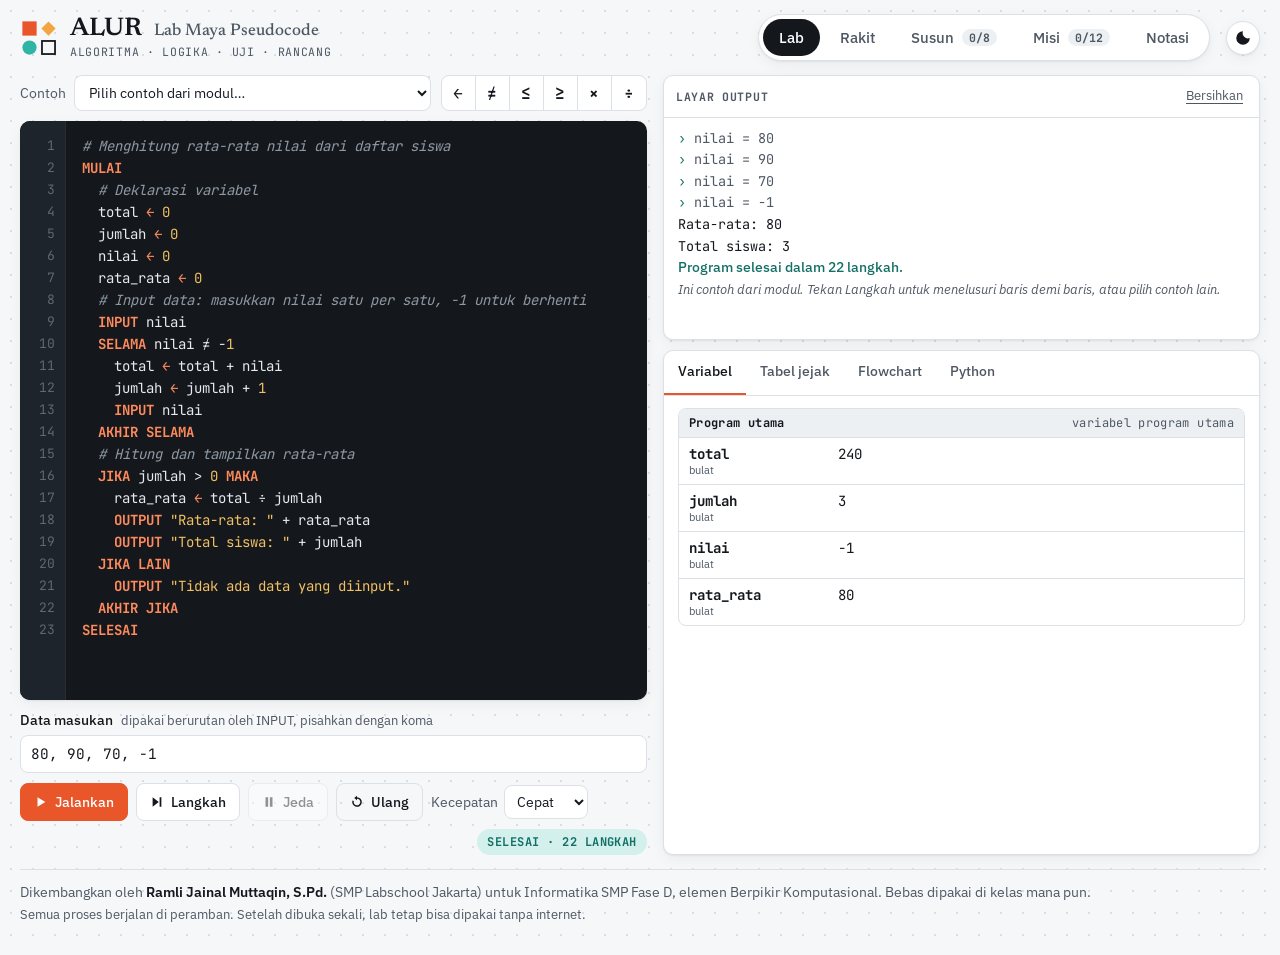
<file: index.html>
<!doctype html>
<html lang="id">
<head>
<meta charset="utf-8">
<meta name="viewport" content="width=device-width, initial-scale=1, viewport-fit=cover">
<title>ALUR · Lab Maya Pseudocode</title>
<meta name="description" content="ALUR (Algoritma, Logika, Uji, Rancang): laboratorium maya untuk menulis, menjalankan, dan menelusuri pseudocode berbahasa Indonesia: tabel jejak, flowchart, dan konversi Python otomatis. Untuk Informatika SMP Fase D.">
<meta name="theme-color" content="#14181D">
<meta name="application-name" content="ALUR">
<meta property="og:title" content="ALUR · Lab Maya Pseudocode">
<meta property="og:description" content="Tulis pseudocode, jalankan langkah demi langkah, lihat tabel jejak, flowchart, dan versi Python-nya.">
<link rel="manifest" href="manifest.webmanifest">
<link rel="icon" href="icon.svg" type="image/svg+xml">
<link rel="apple-touch-icon" href="icon-192.png">
<link rel="preload" href="fonts/jetbrains-mono-400.woff2" as="font" type="font/woff2" crossorigin>
<link rel="preload" href="fonts/ibm-plex-sans-400.woff2" as="font" type="font/woff2" crossorigin>
<style>
@font-face { font-family: 'IBM Plex Sans'; font-style: normal; font-weight: 400; font-display: swap; src: url(fonts/ibm-plex-sans-400.woff2) format('woff2'); }
@font-face { font-family: 'IBM Plex Sans'; font-style: italic; font-weight: 400; font-display: swap; src: url(fonts/ibm-plex-sans-400-italic.woff2) format('woff2'); }
@font-face { font-family: 'IBM Plex Sans'; font-style: normal; font-weight: 500; font-display: swap; src: url(fonts/ibm-plex-sans-500.woff2) format('woff2'); }
@font-face { font-family: 'IBM Plex Sans'; font-style: normal; font-weight: 600 700; font-display: swap; src: url(fonts/ibm-plex-sans-600.woff2) format('woff2'); }
@font-face { font-family: 'JetBrains Mono'; font-style: normal; font-weight: 400 500; font-display: swap; src: url(fonts/jetbrains-mono-400.woff2) format('woff2'); }
@font-face { font-family: 'JetBrains Mono'; font-style: normal; font-weight: 600 700; font-display: swap; src: url(fonts/jetbrains-mono-700.woff2) format('woff2'); }
@font-face { font-family: 'Newsreader'; font-style: normal; font-weight: 500; font-display: swap; src: url(fonts/newsreader-500.woff2) format('woff2'); }
@font-face { font-family: 'Newsreader'; font-style: normal; font-weight: 600 700; font-display: swap; src: url(fonts/newsreader-600.woff2) format('woff2'); }

/* Layout: meja kerja dua bidang — lembar kode gelap di kiri, panel instrumen di kanan, di atas kertas berpetak titik */
:root {
  --paper: #F5F7F9;
  --sheet: #FFFFFF;
  --ink: #14181D;
  --ink-2: #4E5864;
  --rule: #DCE1E7;
  --tint: #EDF0F3;
  --dot: #D9DEE4;
  --code-bg: #14181D;
  --code-fg: #E6E9ED;
  --code-mute: #8F99A3;
  --code-line: #1E242B;
  --verm: #E8562A;
  --verm-ink: #B2401A;
  --verm-soft: #FBE4DB;
  --amber: #F2A541;
  --amber-ink: #85560C;
  --amber-soft: #F8DDB0;
  --teal: #2FB5A5;
  --teal-ink: #137066;
  --teal-soft: #D4F0EC;
  --focus: #E8562A;
  --font-display: 'Newsreader', Cambria, Georgia, serif;
  --font-ui: 'IBM Plex Sans', 'Segoe UI', system-ui, -apple-system, sans-serif;
  --font-code: 'JetBrains Mono', Consolas, 'DejaVu Sans Mono', 'Courier New', monospace;
  --r: 10px;
  --shadow: 0 1px 2px rgb(20 24 29 / 0.06), 0 4px 14px rgb(20 24 29 / 0.05);
  color-scheme: light;
}
@media (prefers-color-scheme: dark) {
  :root:not([data-theme="light"]) {
    --paper: #0E1114; --sheet: #161A1F; --ink: #E7EAEE; --ink-2: #A5AEB8; --rule: #2A3038; --tint: #1C2127; --dot: #232930;
    --code-bg: #0A0C0F; --code-line: #151A20; --verm-ink: #FF8C66; --verm-soft: #3B1F16; --amber-ink: #F3C46E; --amber-soft: #4A3818;
    --teal-ink: #55D3C3; --teal-soft: #12302C; --shadow: 0 1px 2px rgb(0 0 0 / 0.4), 0 6px 18px rgb(0 0 0 / 0.25);
    color-scheme: dark;
  }
}
:root[data-theme="dark"] {
  --paper: #0E1114; --sheet: #161A1F; --ink: #E7EAEE; --ink-2: #A5AEB8; --rule: #2A3038; --tint: #1C2127; --dot: #232930;
  --code-bg: #0A0C0F; --code-line: #151A20; --verm-ink: #FF8C66; --verm-soft: #3B1F16; --amber-ink: #F3C46E; --amber-soft: #4A3818;
  --teal-ink: #55D3C3; --teal-soft: #12302C; --shadow: 0 1px 2px rgb(0 0 0 / 0.4), 0 6px 18px rgb(0 0 0 / 0.25);
  color-scheme: dark;
}

*, *::before, *::after { box-sizing: border-box; }
html { -webkit-text-size-adjust: 100%; font-variant-ligatures: none; font-feature-settings: 'calt' 0, 'liga' 0; }
body {
  margin: 0; background: var(--paper); color: var(--ink);
  font: 15px/1.55 var(--font-ui);
  background-image: radial-gradient(var(--dot) 1px, transparent 1.2px);
  background-size: 22px 22px;
}
[hidden] { display: none !important; }
button, input, select, textarea { font: inherit; color: inherit; }
code, kbd { font-family: var(--font-code); font-size: 0.9em; }
:focus-visible { outline: 2px solid var(--focus); outline-offset: 2px; }
.skip { position: absolute; left: -999px; top: 8px; background: var(--ink); color: var(--sheet); padding: 6px 10px; border-radius: 6px; z-index: 10; }
.skip:focus { left: 16px; }

.app { max-width: 1480px; margin: 0 auto; padding-inline: 20px; padding-block: 14px 28px; display: flex; flex-direction: column; gap: 14px; }

#view-lab, #view-misi, #view-notasi { display: flex; flex-direction: column; gap: 14px; min-width: 0; }

/* header */
.top { display: flex; align-items: center; gap: 16px; flex-wrap: wrap; }
.brand { display: flex; align-items: center; gap: 12px; margin-right: auto; min-width: 0; }
.brand-mark { width: 38px; height: 38px; color: var(--ink); flex: none; }
.brand-text h1 { font: 600 1.6rem/1.1 var(--font-display); margin: 0; letter-spacing: -0.01em; text-wrap: balance; }
.brand-text h1 .h1-sub { font: 500 1.05rem var(--font-display); color: var(--ink-2); margin-left: 6px; letter-spacing: 0; }
.brand-text abbr { text-decoration: none; }
.brand-text p { margin: 2px 0 0; font: 500 0.72rem/1.3 var(--font-code); letter-spacing: 0.06em; text-transform: uppercase; color: var(--ink-2); }
.views { display: flex; gap: 4px; background: var(--sheet); border: 1px solid var(--rule); border-radius: 999px; padding: 4px; box-shadow: var(--shadow); }
.views button { border: 0; background: transparent; padding: 7px 16px; border-radius: 999px; cursor: pointer; font-weight: 500; color: var(--ink-2); display: inline-flex; gap: 8px; align-items: center; }
.views button[aria-selected="true"] { background: var(--ink); color: var(--sheet); }
.views .count { font: 600 0.72rem var(--font-code); padding: 1px 7px; border-radius: 999px; background: var(--tint); color: var(--ink-2); }
.views button[aria-selected="true"] .count { background: var(--verm); color: #fff; }
.icon-btn { border: 1px solid var(--rule); background: var(--sheet); width: 34px; height: 34px; border-radius: 8px; display: inline-grid; place-items: center; cursor: pointer; color: var(--ink); padding: 0; }
.icon-btn svg { width: 18px; height: 18px; }
.theme-btn { border-radius: 999px; box-shadow: var(--shadow); }

/* buttons */
.btn { display: inline-flex; align-items: center; gap: 7px; border: 1px solid var(--rule); background: var(--sheet); color: var(--ink); padding: 7px 13px; border-radius: 8px; cursor: pointer; font-weight: 500; font-size: 0.9rem; white-space: nowrap; }
.btn svg { width: 14px; height: 14px; }
.btn:hover:not(:disabled) { border-color: var(--ink-2); }
.btn:disabled { opacity: 0.45; cursor: not-allowed; }
.btn-primary { background: var(--verm); border-color: var(--verm); color: #fff; }
.btn-primary:hover:not(:disabled) { background: #D44A20; border-color: #D44A20; }
.btn-quiet { background: transparent; }
.link-btn { border: 0; background: none; color: var(--ink-2); cursor: pointer; font-size: 0.82rem; text-decoration: underline; text-underline-offset: 3px; padding: 2px 4px; }
.hint { color: var(--ink-2); font-size: 0.8rem; font-weight: 400; }

/* mission strip */
.mission-strip { background: var(--sheet); border: 1px solid var(--rule); border-radius: var(--r); box-shadow: var(--shadow); padding: 12px 14px; display: flex; flex-direction: column; gap: 10px; }
.ms-head { display: flex; align-items: center; gap: 10px; flex-wrap: wrap; }
.ms-tag { font: 600 0.72rem var(--font-code); letter-spacing: 0.05em; text-transform: uppercase; color: var(--verm-ink); background: var(--verm-soft); padding: 3px 8px; border-radius: 6px; }
.ms-head strong { font: 600 1.15rem var(--font-display); }
.ms-sub { color: var(--ink-2); font-size: 0.85rem; }
.ms-actions { margin-left: auto; display: flex; gap: 8px; flex-wrap: wrap; }
.ms-task { margin: 0; max-width: 90ch; color: var(--ink); }
.ms-results { display: grid; grid-template-columns: minmax(0, 1fr) minmax(0, 1.4fr); gap: 14px; border-top: 1px solid var(--rule); padding-top: 10px; }
.ms-summary { grid-column: 1 / -1; font-weight: 600; display: flex; align-items: center; gap: 8px; }
.ms-summary.ok { color: var(--teal-ink); }
.ms-summary.no { color: var(--verm-ink); }
.checklist { list-style: none; margin: 0; padding: 0; display: flex; flex-direction: column; gap: 6px; font-size: 0.88rem; }
.checklist li { display: grid; grid-template-columns: 20px minmax(0, 1fr); gap: 6px; align-items: start; }
.checklist .mk { width: 18px; height: 18px; border-radius: 50%; display: grid; place-items: center; font: 700 11px var(--font-code); margin-top: 2px; }
.checklist .ok .mk { background: var(--teal-soft); color: var(--teal-ink); }
.checklist .no .mk { background: var(--verm-soft); color: var(--verm-ink); }
.checklist .det { display: block; color: var(--ink-2); font-size: 0.8rem; overflow-wrap: anywhere; }
.col-title { font: 600 0.72rem var(--font-code); letter-spacing: 0.06em; text-transform: uppercase; color: var(--ink-2); margin: 0 0 6px; }

/* lab grid */
.lab-grid { display: grid; grid-template-columns: minmax(0, 1.05fr) minmax(0, 1fr); gap: 16px; height: max(640px, calc(100vh - 120px)); }
.pane { min-width: 0; min-height: 0; display: flex; flex-direction: column; gap: 10px; }
.pane-bar { display: flex; align-items: center; gap: 10px; flex-wrap: wrap; }
.pane-bar.slim { padding: 8px 12px; border-bottom: 1px solid var(--rule); }
.bar-title { font: 600 0.72rem var(--font-code); letter-spacing: 0.06em; text-transform: uppercase; color: var(--ink-2); margin-right: auto; }
.field-inline { display: inline-flex; align-items: center; gap: 8px; font-size: 0.85rem; color: var(--ink-2); min-width: 0; flex: 1 1 260px; }
.field-inline select { flex: 1; min-width: 0; }
select, input[type="text"] { background: var(--sheet); border: 1px solid var(--rule); border-radius: 8px; padding: 7px 10px; color: var(--ink); }
.palette { display: inline-flex; border: 1px solid var(--rule); border-radius: 8px; overflow: hidden; background: var(--sheet); }
.palette button { border: 0; border-right: 1px solid var(--rule); background: transparent; width: 34px; height: 34px; font: 600 1rem var(--font-code); cursor: pointer; color: var(--ink); }
.palette button:last-child { border-right: 0; }
.palette button:hover { background: var(--tint); }

/* editor */
.editor { flex: 1; min-height: 260px; display: flex; background: var(--code-bg); border-radius: var(--r); overflow: hidden; box-shadow: var(--shadow); position: relative; }
.gutter { flex: none; width: 46px; overflow: hidden; background: var(--code-line); border-right: 1px solid #262D35; }
.gutter-inner { padding-block: 14px; font: 13px/22px var(--font-code); color: #5D6873; text-align: right; padding-right: 10px; will-change: transform; }
.gutter-inner div { height: 22px; }
.gutter-inner .g-cur { color: var(--amber); font-weight: 600; }
.gutter-inner .g-err { color: #fff; background: var(--verm); }
.code-area { position: relative; flex: 1; min-width: 0; }
.code-area textarea, .hl { position: absolute; inset: 0; margin: 0; padding: 14px 16px 40px; font: 14px/22px var(--font-code); white-space: pre; tab-size: 2; letter-spacing: 0; word-spacing: 0; border: 0; }
.code-area textarea { color: transparent; background: transparent; caret-color: #FFFFFF; resize: none; outline: none; overflow: auto; z-index: 2; -webkit-text-fill-color: transparent; }
.code-area textarea::selection { background: rgb(242 165 65 / 0.35); }
.hl { overflow: hidden; color: var(--code-fg); z-index: 1; pointer-events: none; }
.hl code { font: inherit; }
.lineflag { position: absolute; left: 0; height: 22px; min-width: 100%; background: rgb(242 165 65 / 0.16); box-shadow: inset 3px 0 0 var(--amber); pointer-events: none; z-index: -1; }
.lineflag.err { background: rgb(232 86 42 / 0.22); box-shadow: inset 3px 0 0 var(--verm); }
.t-kw { color: #FF8A5C; font-weight: 600; }
.t-str { color: #F2C063; }
.t-num { color: #F2C063; }
.t-com { color: var(--code-mute); font-style: italic; }
.t-op { color: #FF8A5C; font-weight: 600; }
.t-fn { color: #6FD8CB; }
.errbar { background: var(--verm-soft); color: var(--verm-ink); border-radius: 8px; padding: 8px 12px; font-size: 0.88rem; display: flex; gap: 8px; align-items: baseline; }
.errbar b { font-family: var(--font-code); white-space: nowrap; }
.errbar.warn { background: var(--amber-soft); color: var(--amber-ink); }
.io-row { display: flex; flex-direction: column; gap: 4px; }
.io-row label { font-size: 0.85rem; font-weight: 500; display: flex; gap: 8px; flex-wrap: wrap; align-items: baseline; }
.io-row input { font-family: var(--font-code); font-size: 0.9rem; width: 100%; }
.controls { display: flex; align-items: center; gap: 8px; flex-wrap: wrap; }
.speed { display: inline-flex; align-items: center; gap: 6px; font-size: 0.85rem; color: var(--ink-2); }
.speed select { padding: 6px 8px; }
.status { margin-left: auto; font: 600 0.75rem var(--font-code); letter-spacing: 0.04em; text-transform: uppercase; padding: 5px 10px; border-radius: 999px; background: var(--tint); color: var(--ink-2); white-space: nowrap; }
.status[data-state="running"], .status[data-state="paused"] { background: var(--amber-soft); color: var(--amber-ink); }
.status[data-state="input"] { background: var(--teal-soft); color: var(--teal-ink); }
.status[data-state="done"] { background: var(--teal-soft); color: var(--teal-ink); }
.status[data-state="error"] { background: var(--verm-soft); color: var(--verm-ink); }

/* console + inspect */
.console { flex: 0 0 34%; min-height: 150px; display: flex; flex-direction: column; background: var(--sheet); border: 1px solid var(--rule); border-radius: var(--r); box-shadow: var(--shadow); overflow: hidden; }
.console-body { flex: 1; overflow: auto; padding: 10px 14px; font: 13.5px/1.6 var(--font-code); min-height: 0; }
.console-body .o { white-space: pre-wrap; overflow-wrap: anywhere; }
.o-in { color: var(--ink-2); }
.o-in::before { content: "› "; color: var(--teal-ink); }
.o-err { color: var(--verm-ink); background: var(--verm-soft); border-radius: 6px; padding: 4px 8px; margin: 4px 0; font-family: var(--font-ui); font-size: 0.86rem; }
.o-info { color: var(--ink-2); font-family: var(--font-ui); font-size: 0.82rem; font-style: italic; }
.o-ok { color: var(--teal-ink); font-family: var(--font-ui); font-size: 0.85rem; font-weight: 500; }
.ask { display: flex; gap: 8px; align-items: center; padding: 8px 12px; border-top: 1px solid var(--rule); background: var(--teal-soft); flex-wrap: wrap; }
.ask label { font: 600 0.82rem var(--font-code); color: var(--teal-ink); }
.ask input { flex: 1; min-width: 120px; font-family: var(--font-code); }
.inspect { flex: 1; min-height: 0; display: flex; flex-direction: column; background: var(--sheet); border: 1px solid var(--rule); border-radius: var(--r); box-shadow: var(--shadow); overflow: hidden; }
.subtabs { display: flex; border-bottom: 1px solid var(--rule); overflow-x: auto; flex: none; }
.subtabs button { border: 0; background: none; padding: 10px 14px; cursor: pointer; font-weight: 500; font-size: 0.88rem; color: var(--ink-2); border-bottom: 2px solid transparent; white-space: nowrap; }
.subtabs button[aria-selected="true"] { color: var(--ink); border-bottom-color: var(--verm); }
.subpanel { flex: 1; min-height: 0; overflow: auto; padding: 12px 14px; }

/* variables */
.frames { display: flex; flex-direction: column; gap: 12px; }
.frame { border: 1px solid var(--rule); border-radius: 8px; overflow: hidden; }
.frame-h { display: flex; justify-content: space-between; gap: 8px; padding: 6px 10px; background: var(--tint); font: 600 0.75rem var(--font-code); letter-spacing: 0.03em; }
.frame-h .scope { color: var(--ink-2); font-weight: 500; }
.frame.local { border-color: var(--teal); }
.frame.local .frame-h { background: var(--teal-soft); color: var(--teal-ink); }
.vrow { display: grid; grid-template-columns: minmax(90px, 0.35fr) minmax(0, 1fr); gap: 10px; padding: 7px 10px; border-top: 1px solid var(--rule); align-items: start; transition: background-color 0.6s; }
.vrow:first-of-type { border-top: 0; }
.vrow.chg { background: var(--amber-soft); transition: none; }
.vname { font: 600 0.88rem var(--font-code); overflow-wrap: anywhere; }
.vtype { display: block; font: 400 0.7rem var(--font-ui); color: var(--ink-2); }
.vval { font: 0.88rem var(--font-code); overflow-wrap: anywhere; min-width: 0; }
.cells { display: flex; flex-wrap: wrap; gap: 4px; }
.cell { display: flex; flex-direction: column; align-items: center; min-width: 34px; }
.cell b { font-weight: 500; border: 1px solid var(--rule); background: var(--sheet); padding: 2px 6px; border-radius: 4px; min-width: 34px; text-align: center; }
.cell i { font: normal 0.66rem var(--font-code); color: var(--ink-2); }
.empty { color: var(--ink-2); font-size: 0.88rem; padding: 6px 2px; }
.empty strong { color: var(--ink); }

/* trace */
.trace-wrap { overflow: auto; border: 1px solid var(--rule); border-radius: 8px; max-height: 100%; }
table.trace { border-collapse: collapse; font: 0.82rem var(--font-code); width: max-content; min-width: 100%; font-variant-numeric: tabular-nums; }
.trace th, .trace td { border-bottom: 1px solid var(--rule); padding: 5px 10px; text-align: left; white-space: nowrap; }
.trace thead th { position: sticky; top: 0; background: var(--ink); color: var(--sheet); font-weight: 600; z-index: 1; }
.trace td.ln { color: var(--ink-2); }
.trace td.v { color: var(--ink); font-weight: 600; }
.trace td.note { color: var(--ink-2); white-space: normal; min-width: 220px; font-family: var(--font-ui); }
.trace td.note .t { color: var(--teal-ink); font-weight: 600; }
.trace td.note .f { color: var(--verm-ink); font-weight: 600; }
.trace tr.cur td { background: var(--amber-soft); }
.trace-foot { margin-top: 8px; }

/* flowchart */
.flow-panel { display: flex; flex-direction: column; gap: 10px; }
.flow-bar { display: flex; justify-content: space-between; gap: 10px; flex-wrap: wrap; align-items: center; }
.legend { display: flex; flex-wrap: wrap; gap: 10px; font-size: 0.75rem; color: var(--ink-2); }
.legend span { display: inline-flex; align-items: center; gap: 5px; }
.lg { display: inline-block; width: 18px; height: 11px; border: 1.4px solid var(--ink); background: var(--sheet); }
.lg-term { background: var(--ink); border-radius: 6px; }
.lg-io { transform: skewX(-20deg); }
.lg-dec { width: 11px; height: 11px; transform: rotate(45deg); background: var(--amber-soft); margin-inline: 3px; }
.lg-sub { box-shadow: inset 3px 0 0 var(--sheet), inset 4.4px 0 0 var(--ink), inset -3px 0 0 var(--sheet), inset -4.4px 0 0 var(--ink); }
.zoom { display: inline-flex; align-items: center; gap: 6px; font: 0.8rem var(--font-code); color: var(--ink-2); }
.zoom .icon-btn { width: 28px; height: 28px; font-size: 1rem; }
.flow-canvas { flex: 1; min-height: 0; overflow: auto; border: 1px solid var(--rule); border-radius: 8px; padding: 12px; background-color: var(--paper); background-image: radial-gradient(var(--dot) 1px, transparent 1.2px); background-size: 18px 18px; display: flex; flex-direction: column; gap: 18px; align-items: flex-start; }
.chart h3 { margin: 0 0 6px; font: 600 0.75rem var(--font-code); letter-spacing: 0.04em; color: var(--ink-2); text-transform: uppercase; }
.fc-svg { display: block; max-width: none; height: auto; }
.fc-shape { fill: var(--sheet); stroke: var(--ink); stroke-width: 1.4; }
.fc-term, .fc-ret { fill: var(--ink); }
.fc-dec { fill: var(--amber-soft); }
.fc-subline { stroke: var(--ink); stroke-width: 1.2; }
.fc-text { font: 12px var(--font-code); fill: var(--ink); }
.fc-text-term, .fc-text-ret { fill: var(--sheet); }
.fc-edge { fill: none; stroke: var(--ink-2); stroke-width: 1.3; }
.fc-back { stroke: var(--verm); }
.fc-ah { fill: var(--ink-2); }
.fc-lab { font: 11px var(--font-ui); fill: var(--ink-2); }
.fc-dot { fill: var(--ink-2); }
.fc-node.is-active .fc-shape { stroke: var(--verm); stroke-width: 3; fill: var(--verm-soft); }
.fc-node.is-active .fc-text { fill: var(--ink); font-weight: 600; }
.fc-node.is-err .fc-shape { stroke: var(--verm); stroke-width: 3; stroke-dasharray: 5 3; }

/* python */
.py-bar { display: flex; align-items: center; gap: 10px; margin-bottom: 10px; flex-wrap: wrap; }
.code-block { margin: 0; background: var(--code-bg); color: var(--code-fg); border-radius: 8px; padding: 14px 16px; font: 13.5px/1.6 var(--font-code); overflow: auto; tab-size: 4; }
.py-notes { margin: 12px 0 0; padding-left: 18px; color: var(--ink-2); font-size: 0.84rem; display: flex; flex-direction: column; gap: 4px; max-width: 75ch; }

/* missions */
.misi-head { display: flex; justify-content: space-between; gap: 20px; flex-wrap: wrap; align-items: flex-end; }
.misi-head h2, .notasi h2 { font: 600 1.9rem/1.1 var(--font-display); margin: 0 0 6px; text-wrap: balance; }
.lede { margin: 0; color: var(--ink-2); max-width: 64ch; }
.who { display: grid; grid-template-columns: auto minmax(0, 1fr) auto minmax(0, 90px); gap: 6px 8px; align-items: center; font-size: 0.85rem; background: var(--sheet); border: 1px solid var(--rule); border-radius: var(--r); padding: 10px 12px; box-shadow: var(--shadow); max-width: 100%; }
.who input { width: 100%; min-width: 0; }
.who .hint { grid-column: 1 / -1; margin: 0; }
.progress { height: 6px; background: var(--tint); border-radius: 999px; overflow: hidden; }
.progress-fill { height: 100%; width: 0; background: var(--teal); transition: width 0.4s; }
.misi-grid { display: grid; grid-template-columns: minmax(0, 0.9fr) minmax(0, 1.3fr); gap: 18px; align-items: start; }
.misi-list { list-style: none; margin: 0; padding: 0; display: flex; flex-direction: column; gap: 6px; }
.misi-group { font: 600 0.72rem var(--font-code); letter-spacing: 0.06em; text-transform: uppercase; color: var(--ink-2); margin: 10px 0 2px; }
.misi-group:first-child { margin-top: 0; }
.mcard { width: 100%; text-align: left; display: grid; grid-template-columns: 30px minmax(0, 1fr) auto; gap: 10px; align-items: center; background: var(--sheet); border: 1px solid var(--rule); border-radius: 9px; padding: 10px 12px; cursor: pointer; }
.mcard:hover { border-color: var(--ink-2); }
.mcard[aria-current="true"] { border-color: var(--verm); box-shadow: 0 0 0 1px var(--verm); }
.mnum { font: 600 0.8rem var(--font-code); color: var(--ink-2); }
.mtitle { font-weight: 600; display: block; }
.mskill { font-size: 0.78rem; color: var(--ink-2); }
.mstate { font: 600 0.7rem var(--font-code); text-transform: uppercase; letter-spacing: 0.04em; padding: 3px 8px; border-radius: 999px; background: var(--tint); color: var(--ink-2); white-space: nowrap; }
.mstate.done { background: var(--teal-soft); color: var(--teal-ink); }
.mstate.wip { background: var(--amber-soft); color: var(--amber-ink); }
.misi-detail { background: var(--sheet); border: 1px solid var(--rule); border-radius: var(--r); box-shadow: var(--shadow); padding: 20px 22px; display: flex; flex-direction: column; gap: 14px; position: sticky; top: 12px; min-width: 0; }
.md-tag { font: 600 0.72rem var(--font-code); letter-spacing: 0.06em; text-transform: uppercase; color: var(--verm-ink); }
.misi-detail h3 { font: 600 1.6rem/1.15 var(--font-display); margin: 2px 0 0; text-wrap: balance; }
.misi-detail p { margin: 0; max-width: 68ch; }
.md-meta { display: flex; gap: 8px; flex-wrap: wrap; }
.chip { font: 500 0.75rem var(--font-code); padding: 3px 9px; border-radius: 999px; background: var(--tint); color: var(--ink-2); }
.chip.ok { background: var(--teal-soft); color: var(--teal-ink); }
.md-actions { display: flex; gap: 8px; flex-wrap: wrap; }
details.hintbox { border: 1px dashed var(--rule); border-radius: 8px; padding: 8px 12px; }
details.hintbox summary { cursor: pointer; font-weight: 500; color: var(--amber-ink); }
details.hintbox p { margin-top: 6px; }
.scen { display: grid; grid-template-columns: repeat(auto-fill, minmax(150px, 1fr)); gap: 8px; }
.scen button { text-align: left; border: 1px solid var(--rule); background: var(--sheet); border-radius: 9px; padding: 10px; cursor: pointer; display: flex; flex-direction: column; gap: 4px; }
.scen button[aria-pressed="true"] { border-color: var(--verm); box-shadow: 0 0 0 1px var(--verm); }
.scen .L { font: 600 1.2rem var(--font-display); color: var(--verm-ink); }
.scen .d { font-size: 0.78rem; color: var(--ink-2); }
.trace-quiz { border-collapse: collapse; font-family: var(--font-code); font-size: 0.88rem; width: 100%; }
.trace-quiz th, .trace-quiz td { border: 1px solid var(--rule); padding: 6px 8px; text-align: left; }
.trace-quiz thead th { background: var(--ink); color: var(--sheet); }
.trace-quiz input { width: 72px; font-family: var(--font-code); padding: 4px 6px; }
.trace-quiz input.ok { border-color: var(--teal); background: var(--teal-soft); }
.trace-quiz input.no { border-color: var(--verm); background: var(--verm-soft); }
.mini-code { margin: 0; background: var(--code-bg); color: var(--code-fg); border-radius: 8px; padding: 12px 14px; font: 13px/1.6 var(--font-code); overflow: auto; }
.result-line { font-weight: 600; }
.result-line.ok { color: var(--teal-ink); }
.result-line.no { color: var(--verm-ink); }
.proof { width: 100%; min-height: 160px; font: 12px/1.5 var(--font-code); border: 1px solid var(--rule); border-radius: 8px; padding: 8px; background: var(--tint); }

/* notasi */
.notasi { display: flex; flex-direction: column; gap: 18px; }
.notasi-intro { background: var(--sheet); border: 1px solid var(--rule); border-radius: var(--r); padding: 18px 20px; box-shadow: var(--shadow); }
.rules { margin: 12px 0 0; padding-left: 20px; display: flex; flex-direction: column; gap: 6px; max-width: 80ch; }
.ref-cols { display: grid; grid-template-columns: minmax(0, 1fr) minmax(0, 1fr); gap: 18px; }
.table-wrap { overflow-x: auto; background: var(--sheet); border: 1px solid var(--rule); border-radius: var(--r); box-shadow: var(--shadow); }
table.ref { border-collapse: collapse; width: 100%; font-size: 0.88rem; }
table.ref caption { text-align: left; padding: 12px 14px 4px; font: 600 1.05rem var(--font-display); }
.ref th, .ref td { padding: 8px 14px; border-bottom: 1px solid var(--rule); text-align: left; vertical-align: top; }
.ref thead th { font: 600 0.72rem var(--font-code); letter-spacing: 0.05em; text-transform: uppercase; color: var(--ink-2); }
.ref tbody tr:last-child td { border-bottom: 0; }
.ref td code { white-space: nowrap; }
.ref .ps { color: var(--verm-ink); }
.ref .pyc { color: var(--teal-ink); }
.sym { display: inline-block; vertical-align: middle; }
kbd { border: 1px solid var(--rule); border-bottom-width: 2px; border-radius: 4px; padding: 0 5px; background: var(--sheet); }

/* footer & toast */
.foot { border-top: 1px solid var(--rule); padding-top: 12px; font-size: 0.85rem; color: var(--ink-2); }
.foot p { margin: 0 0 2px; }
.foot strong { color: var(--ink); }
.toast { position: fixed; left: 50%; bottom: calc(18px + env(safe-area-inset-bottom, 0px)); transform: translateX(-50%); background: var(--ink); color: var(--sheet); padding: 10px 14px; border-radius: 10px; box-shadow: var(--shadow); display: flex; gap: 12px; align-items: center; z-index: 20; max-width: calc(100vw - 32px); font-size: 0.9rem; }
.toast button { background: none; border: 0; color: var(--amber); font-weight: 600; cursor: pointer; text-decoration: underline; }

/* responsive */
/* ───────── Susun flowchart ───────── */
#view-susun:not([hidden]) { display: flex; flex-direction: column; gap: 16px; }
.lvl-box { display: flex; flex-direction: column; align-items: flex-end; gap: 6px; }
.lvl { display: inline-flex; gap: 2px; background: var(--sheet); border: 1px solid var(--rule); border-radius: 999px; padding: 4px; box-shadow: var(--shadow); }
.lvl button { border: 0; background: transparent; padding: 6px 16px; border-radius: 999px; cursor: pointer; font-weight: 500; color: var(--ink-2); }
.lvl button[aria-checked="true"] { background: var(--ink); color: var(--sheet); }
.lvl-note { margin: 0; font-size: 0.85rem; color: var(--ink-2); max-width: 40ch; text-align: right; }
.pz-picker { display: flex; flex-wrap: wrap; gap: 8px; }
.pz-chip { display: inline-flex; align-items: center; gap: 8px; border: 1px solid var(--rule); background: var(--sheet); color: var(--ink); border-radius: 999px; padding: 5px 12px 5px 5px; cursor: pointer; font-size: 0.88rem; }
.pz-chip:hover { border-color: var(--ink-2); }
.pz-chip .n { font: 600 0.72rem var(--font-code); background: var(--tint); color: var(--ink-2); border-radius: 999px; padding: 3px 8px; }
.pz-chip .lv { font: 500 0.7rem var(--font-code); color: var(--teal-ink); }
.pz-chip.done .n { background: var(--teal-soft); color: var(--teal-ink); }
.pz-chip[aria-pressed="true"] { border-color: var(--verm); box-shadow: 0 0 0 1px var(--verm); }
.pz-chip-lab { border-style: dashed; }
.pz-grid { display: grid; grid-template-columns: minmax(0, 1fr) 360px; gap: 18px; align-items: start; }
.pz-main { min-width: 0; background: var(--sheet); border: 1px solid var(--rule); border-radius: var(--r); box-shadow: var(--shadow); padding: 12px; display: flex; flex-direction: column; gap: 10px; }
.pz-bar { display: flex; justify-content: space-between; align-items: center; gap: 10px; flex-wrap: wrap; }
.pz-canvas { min-height: 360px; max-height: none; }
.pz-feedback { border-top: 1px solid var(--rule); padding-top: 10px; display: flex; flex-direction: column; gap: 8px; }
.pz-feedback p { margin: 0; }
.pz-side { position: sticky; top: 12px; display: flex; flex-direction: column; gap: 14px; max-height: calc(100vh - 24px); overflow: auto; }
.pz-soal, .pz-dock { background: var(--sheet); border: 1px solid var(--rule); border-radius: var(--r); box-shadow: var(--shadow); padding: 14px; display: flex; flex-direction: column; gap: 10px; }
.pz-soal h3 { font: 600 1.3rem/1.2 var(--font-display); margin: 2px 0 0; }
.pz-soal p { margin: 0; }
.pz-code summary { cursor: pointer; font-weight: 500; color: var(--ink-2); font-size: 0.88rem; }
.pz-code .mini-code { margin-top: 8px; font-size: 12.5px; }
.pz-syms { display: grid; grid-template-columns: repeat(5, minmax(0, 1fr)); gap: 6px; }
.pz-syms[hidden] { display: none; }
.pz-sym { display: flex; flex-direction: column; align-items: center; gap: 4px; padding: 7px 2px 6px; border: 1px solid var(--rule); border-radius: 8px; background: var(--sheet); color: var(--ink); font-size: 0.7rem; cursor: pointer; line-height: 1.15; text-align: center; }
.pz-sym:hover:not(:disabled) { border-color: var(--ink-2); }
.pz-sym[aria-pressed="true"] { border-color: var(--verm); background: var(--verm-soft); box-shadow: 0 0 0 1px var(--verm); }
.pz-sym:disabled { opacity: 0.4; cursor: not-allowed; }
.pz-hint { margin: 0; font-size: 0.86rem; color: var(--ink-2); }
.pz-hint b { color: var(--ink); font-weight: 600; }
.pz-cards { display: flex; flex-wrap: wrap; gap: 6px; }
.pz-card { font: 12.5px/1.35 var(--font-code); text-align: left; border: 1px solid var(--rule); border-bottom-width: 2px; background: var(--tint); color: var(--ink); padding: 6px 9px; border-radius: 7px; cursor: grab; max-width: 100%; overflow-wrap: anywhere; }
.pz-card:hover:not(:disabled) { border-color: var(--ink-2); }
.pz-card[aria-pressed="true"] { border-color: var(--verm); background: var(--verm-soft); box-shadow: 0 0 0 1px var(--verm); }
.pz-actions { display: flex; flex-wrap: wrap; gap: 8px; }
.fc-slot { cursor: pointer; outline: none; }
.pz-ph { fill: var(--tint); stroke: var(--ink-2); stroke-width: 1.3; stroke-dasharray: 5 4; }
.pz-q { font: 600 14px var(--font-ui); fill: var(--ink-2); }
.fc-slot.pz-empty .fc-shape { fill-opacity: 0.28; stroke-dasharray: 5 4; }
.fc-slot:hover .fc-shape, .fc-slot:hover .pz-ph { stroke: var(--verm); }
.fc-slot:focus-visible .fc-shape, .fc-slot:focus-visible .pz-ph { stroke: var(--focus); stroke-width: 3; }
.fc-slot.is-ok .fc-shape { stroke: var(--teal); stroke-width: 2.6; }
.fc-slot.is-no .fc-shape, .fc-slot.is-no .pz-ph { stroke: var(--verm); stroke-width: 2.6; stroke-dasharray: 6 3; }
.fc-slot.is-sel .fc-shape, .fc-slot.is-sel .pz-ph { stroke: var(--verm); stroke-width: 3; stroke-dasharray: none; filter: drop-shadow(0 0 4px rgb(232 86 42 / 0.45)); }
.pz-num circle { fill: var(--ink-2); }
.pz-num text { font: 700 10px var(--font-ui); fill: var(--sheet); }
.fc-slot.is-sel .pz-num circle, .fc-slot.is-no .pz-num circle { fill: var(--verm); }
.fc-slot.is-ok .pz-num circle { fill: var(--teal-ink); }
/* ───────── Rakit flowchart ───────── */
#view-rakit:not([hidden]) { display: flex; flex-direction: column; gap: 16px; }
.plus-ic { display: inline-grid; place-items: center; width: 18px; height: 18px; border-radius: 50%; border: 1.4px solid var(--verm); color: var(--verm-ink); font: 700 0.8rem/1 var(--font-ui); vertical-align: -3px; }
.rk-pick { display: flex; flex-wrap: wrap; gap: 10px; align-items: flex-end; }
.rk-pick label { display: flex; flex-direction: column; gap: 4px; font-size: 0.8rem; color: var(--ink-2); min-width: 200px; }
.rk-taskbox { background: var(--sheet); border: 1px solid var(--rule); border-left: 4px solid var(--verm); border-radius: var(--r); box-shadow: var(--shadow); padding: 12px 16px; display: grid; grid-template-columns: minmax(0, 1fr) auto; gap: 10px 16px; align-items: start; }
.rk-taskbox[hidden] { display: none; }
.rk-task-main { display: flex; flex-direction: column; gap: 6px; }
.rk-task-main p { margin: 0; }
.rk-taskbox .ms-results { grid-column: 1 / -1; }
.rk-tools { display: flex; gap: 8px; }
.rk-canvas { min-height: 420px; max-height: 78vh; }
.rk-canvas .fc-node { cursor: pointer; }
.rk-canvas .fc-node:hover .fc-shape { stroke: var(--teal); }
.fc-node.is-picked .fc-shape { stroke: var(--teal); stroke-width: 3; }
.fc-add { cursor: pointer; outline: none; }
.fc-add circle { fill: var(--sheet); stroke: var(--verm); stroke-width: 1.4; }
.fc-add path { stroke: var(--verm-ink); stroke-width: 1.8; stroke-linecap: round; }
.fc-add:hover circle, .fc-add:focus-visible circle, .fc-add.is-picked circle { fill: var(--verm); stroke: var(--verm); }
.fc-add:hover path, .fc-add:focus-visible path, .fc-add.is-picked path { stroke: #fff; }
.fc-add.is-picked circle { filter: drop-shadow(0 0 5px rgb(232 86 42 / 0.55)); }
.rk-kinds { display: grid; grid-template-columns: repeat(3, minmax(0, 1fr)); gap: 6px; }
.rk-kind { padding: 8px 4px; font-size: 0.78rem; }
.rk-kind code { font: 600 0.68rem var(--font-code); color: var(--verm-ink); }
.rk-head { display: flex; justify-content: space-between; align-items: center; }
.rk-fields { display: flex; flex-direction: column; gap: 8px; }
.rk-f { display: flex; flex-direction: column; gap: 4px; font-size: 0.82rem; color: var(--ink-2); min-width: 0; }
.rk-f input { font: 14px var(--font-code); width: 100%; }
.rk-f small, .rk-fields > small { font-size: 0.78rem; color: var(--ink-2); }
.rk-for { display: grid; grid-template-columns: repeat(3, minmax(0, 1fr)); gap: 8px; }
.rk-ops { align-self: flex-start; }
.rk-bad { margin: 0; color: var(--verm-ink); background: var(--verm-soft); border-radius: 6px; padding: 6px 10px; font-size: 0.85rem; }
.rk-del { color: var(--verm-ink); }
.rk-panel { background: var(--sheet); border: 1px solid var(--rule); border-radius: var(--r); box-shadow: var(--shadow); overflow: hidden; }
.rk-sub { padding: 12px 14px; display: flex; flex-direction: column; gap: 10px; }
.rk-sub[hidden] { display: none; }
.rk-in { display: flex; flex-direction: column; gap: 4px; font-size: 0.82rem; color: var(--ink-2); }
.rk-in input { font-family: var(--font-code); }
.rk-ctrl { display: flex; flex-wrap: wrap; gap: 8px; align-items: center; }
.rk-ctrl select { padding: 6px 8px; }
.rk-console { min-height: 90px; max-height: 220px; overflow: auto; border: 1px solid var(--rule); border-radius: 8px; padding: 8px 12px; font: 13px/1.55 var(--font-code); background: var(--paper); }
.rk-console .o { white-space: pre-wrap; overflow-wrap: anywhere; }
.rk-console:empty::before { content: "Layar output"; color: var(--ink-2); font: italic 0.8rem var(--font-ui); }
#rk-ask { border: 1px solid var(--rule); border-radius: 8px; }
.rk-sub .code-block, .rk-sub .mini-code { max-height: 360px; }

@media (max-width: 1080px) {
  .pz-grid { display: flex; flex-direction: column; align-items: stretch; }
  .pz-side { display: contents; }
  .pz-soal { order: -1; }
  .pz-dock { order: 1; position: sticky; bottom: 0; z-index: 6; max-height: 48vh; overflow: auto; box-shadow: 0 -8px 24px rgb(20 24 29 / 0.14); padding-bottom: calc(14px + env(safe-area-inset-bottom, 0px)); }
  .lvl-box { align-items: flex-start; }
  .rk-dock { order: 2; }
  .rk-panel { order: 1; }
  .rk-canvas { max-height: none; min-height: 300px; }
  .lvl-note { text-align: left; }
}
@media (max-width: 720px) {
  .pz-picker { flex-wrap: nowrap; overflow-x: auto; padding-bottom: 4px; margin-inline: -16px; padding-inline: 16px; }
  .pz-chip { flex: none; }
  .pz-canvas { min-height: 260px; }
  .rk-pick { width: 100%; }
  .rk-pick label { flex: 1 1 100%; min-width: 0; }
  .rk-taskbox { grid-template-columns: minmax(0, 1fr); }
  .rk-kinds .pz-sym span { font-size: 0.7rem; }
  .pz-syms span { font-size: 0.62rem; }
  .pz-dock { max-height: 44vh; gap: 8px; padding: 10px 12px; }
  .pz-sym { padding: 4px 2px; gap: 2px; }
  .pz-sym svg { height: 16px; }
  .pz-cards { max-height: 8.6rem; overflow: auto; }
  .pz-card { padding: 5px 8px; font-size: 12px; }
}

@media (max-width: 1080px) {
  .lab-grid { grid-template-columns: minmax(0, 1fr); height: auto; }
  .editor { height: 440px; flex: none; }
  .console { flex: none; height: 220px; }
  .inspect { min-height: 520px; }
  .misi-grid { grid-template-columns: minmax(0, 1fr); }
  .misi-detail { position: static; }
  .ms-results { grid-template-columns: minmax(0, 1fr); }
}
@media (max-width: 720px) {
  .app { padding-inline: 16px; }
  .top { display: grid; grid-template-columns: minmax(0, 1fr) auto; gap: 12px; }
  .top .views { grid-column: 1 / -1; order: 3; }
  .views .wide { display: none; }
  .brand-text h1 { font-size: 1.3rem; }
  .views { width: 100%; justify-content: space-between; }
  .views button { padding: 7px 10px; flex: 1; justify-content: center; }
  .ref-cols { grid-template-columns: minmax(0, 1fr); }
  .who { grid-template-columns: auto minmax(0, 1fr); }
  .status { margin-left: 0; }
  .editor { height: 380px; }
  .misi-detail { padding: 16px; }
}
@media (max-width: 520px) {
  .views button { padding: 7px 4px; font-size: 0.88rem; gap: 4px; }
  .views .count { display: none; }
}
@media (prefers-reduced-motion: reduce) {
  *, *::before, *::after { transition: none !important; animation: none !important; scroll-behavior: auto !important; }
}

</style>
</head>
<body>
<a class="skip" href="#main">Lewati ke isi</a>
<div class="app">
  <header class="top">
    <div class="brand">
      <svg class="brand-mark" viewBox="0 0 64 64" aria-hidden="true"><rect x="4" y="4" width="24" height="24" fill="var(--verm)"/><path d="M48 4 L60 16 L48 28 L36 16 Z" fill="var(--amber)"/><circle cx="16" cy="48" r="12" fill="var(--teal)"/><rect x="37" y="37" width="22" height="22" fill="none" stroke="currentColor" stroke-width="3"/></svg>
      <div class="brand-text">
        <h1>ALUR <span class="h1-sub">Lab Maya Pseudocode</span></h1>
        <p><abbr title="Algoritma, Logika, Uji, Rancang">Algoritma · Logika · Uji · Rancang</abbr></p>
      </div>
    </div>
    <nav class="views" role="tablist" aria-label="Bagian lab">
      <button role="tab" id="tab-lab" aria-selected="true" aria-controls="view-lab" data-view="lab">Lab</button>
      <button role="tab" id="tab-rakit" aria-selected="false" aria-controls="view-rakit" data-view="rakit">Rakit</button>
      <button role="tab" id="tab-susun" aria-selected="false" aria-controls="view-susun" data-view="susun">Susun <span class="count" id="susun-count">0/8</span></button>
      <button role="tab" id="tab-misi" aria-selected="false" aria-controls="view-misi" data-view="misi">Misi <span class="count" id="misi-count">0/12</span></button>
      <button role="tab" id="tab-notasi" aria-selected="false" aria-controls="view-notasi" data-view="notasi">Notasi</button>
    </nav>
    <button class="icon-btn theme-btn" id="theme-btn" type="button" aria-label="Ganti tema terang/gelap" title="Ganti tema">
      <svg viewBox="0 0 24 24" aria-hidden="true"><path d="M12 3a9 9 0 1 0 9 9 7 7 0 0 1-9-9z" fill="currentColor"/></svg>
    </button>
  </header>

  <main id="main">
    <!-- ───────────── LAB ───────────── -->
    <section id="view-lab" role="tabpanel" aria-labelledby="tab-lab">
      <div class="mission-strip" id="mission-strip" hidden>
        <div class="ms-head">
          <span class="ms-tag" id="ms-tag">LKPD</span>
          <strong id="ms-title">Misi</strong>
          <span class="ms-sub" id="ms-sub"></span>
          <div class="ms-actions">
            <button class="btn btn-primary" id="btn-test" type="button">Uji otomatis</button>
            <button class="btn" id="btn-ms-task" type="button">Lihat tugas</button>
            <button class="btn btn-quiet" id="btn-ms-exit" type="button">Keluar dari misi</button>
          </div>
        </div>
        <p class="ms-task" id="ms-task" hidden></p>
        <div class="ms-results" id="ms-results" hidden></div>
      </div>

      <div class="lab-grid">
        <div class="pane pane-editor">
          <div class="pane-bar">
            <label class="field-inline" for="sel-example"><span>Contoh</span>
              <select id="sel-example"></select>
            </label>
            <div class="palette" role="group" aria-label="Sisipkan simbol">
              <button type="button" data-ins="←" title="Penugasan (ketik juga &lt;-)">←</button>
              <button type="button" data-ins="≠" title="Tidak sama dengan">≠</button>
              <button type="button" data-ins="≤" title="Kurang dari atau sama dengan">≤</button>
              <button type="button" data-ins="≥" title="Lebih dari atau sama dengan">≥</button>
              <button type="button" data-ins="×" title="Kali">×</button>
              <button type="button" data-ins="÷" title="Bagi">÷</button>
            </div>
          </div>
          <div class="editor" id="editor">
            <div class="gutter" aria-hidden="true"><div class="gutter-inner" id="gutter"></div></div>
            <div class="code-area">
              <pre class="hl" id="hl" aria-hidden="true"><code id="hl-code"></code><div class="lineflag" id="lineflag" hidden></div></pre>
              <textarea id="code" spellcheck="false" autocapitalize="off" autocomplete="off" autocorrect="off" wrap="off" aria-label="Editor pseudocode"></textarea>
            </div>
          </div>
          <div class="errbar" id="errbar" role="status" hidden></div>
          <div class="io-row">
            <label for="inputs">Data masukan <span class="hint">dipakai berurutan oleh INPUT, pisahkan dengan koma</span></label>
            <input id="inputs" type="text" spellcheck="false" autocomplete="off" placeholder="contoh: 80, 90, 70, -1">
          </div>
          <div class="controls">
            <button class="btn btn-primary" id="btn-run" type="button" title="Ctrl + Enter"><svg viewBox="0 0 16 16" aria-hidden="true"><path d="M4 2.5v11l9-5.5z" fill="currentColor"/></svg>Jalankan</button>
            <button class="btn" id="btn-step" type="button" title="Ctrl + Shift + Enter"><svg viewBox="0 0 16 16" aria-hidden="true"><path d="M3 2.5v11l7-5.5zM11 2.5h2v11h-2z" fill="currentColor"/></svg>Langkah</button>
            <button class="btn" id="btn-pause" type="button" disabled><svg viewBox="0 0 16 16" aria-hidden="true"><path d="M4 2.5h3v11H4zM9 2.5h3v11H9z" fill="currentColor"/></svg>Jeda</button>
            <button class="btn btn-quiet" id="btn-reset" type="button"><svg viewBox="0 0 16 16" aria-hidden="true"><path d="M8 2.5a5.5 5.5 0 1 1-5.2 3.7l1.6.6A3.8 3.8 0 1 0 8 4.2V6L4.8 3.4 8 .8z" fill="currentColor"/></svg>Ulang</button>
            <label class="speed" for="speed"><span>Kecepatan</span>
              <select id="speed"><option value="0">Lambat</option><option value="1">Sedang</option><option value="2" selected>Cepat</option><option value="3">Instan</option></select>
            </label>
            <span class="status" id="status" data-state="idle">Siap</span>
          </div>
        </div>

        <div class="pane pane-out">
          <div class="console" id="console-box">
            <div class="pane-bar slim"><span class="bar-title">Layar output</span><button class="link-btn" id="btn-clear" type="button">Bersihkan</button></div>
            <div class="console-body" id="console" aria-live="polite"></div>
            <form class="ask" id="ask" hidden>
              <label for="ask-input" id="ask-label">INPUT</label>
              <input id="ask-input" type="text" autocomplete="off" spellcheck="false">
              <button class="btn btn-primary" type="submit">Kirim</button>
            </form>
          </div>
          <div class="inspect">
            <div class="subtabs" role="tablist" aria-label="Panel pengamatan">
              <button role="tab" data-sub="vars" aria-selected="true" id="st-vars" aria-controls="p-vars">Variabel</button>
              <button role="tab" data-sub="trace" aria-selected="false" id="st-trace" aria-controls="p-trace">Tabel jejak</button>
              <button role="tab" data-sub="flow" aria-selected="false" id="st-flow" aria-controls="p-flow">Flowchart</button>
              <button role="tab" data-sub="py" aria-selected="false" id="st-py" aria-controls="p-py">Python</button>
            </div>
            <div class="subpanel" id="p-vars" role="tabpanel" aria-labelledby="st-vars"></div>
            <div class="subpanel" id="p-trace" role="tabpanel" aria-labelledby="st-trace" hidden></div>
            <div class="subpanel flow-panel" id="p-flow" role="tabpanel" aria-labelledby="st-flow" hidden>
              <div class="flow-bar">
                <div class="legend" aria-label="Arti simbol">
                  <span><i class="lg lg-term"></i>Mulai/selesai</span><span><i class="lg lg-proc"></i>Proses</span><span><i class="lg lg-io"></i>Input/output</span><span><i class="lg lg-dec"></i>Keputusan</span><span><i class="lg lg-sub"></i>Subprogram</span>
                </div>
                <div class="zoom" role="group" aria-label="Perbesaran">
                  <button type="button" class="icon-btn" id="z-out" aria-label="Perkecil">−</button>
                  <span id="z-val">100%</span>
                  <button type="button" class="icon-btn" id="z-in" aria-label="Perbesar">+</button>
                  <button type="button" class="link-btn" id="z-fit">Pas</button>
                </div>
              </div>
              <div class="flow-canvas" id="flow"></div>
            </div>
            <div class="subpanel" id="p-py" role="tabpanel" aria-labelledby="st-py" hidden>
              <div class="py-bar"><span class="bar-title">Hasil konversi otomatis</span><button class="btn" id="btn-copy-py" type="button">Salin kode Python</button></div>
              <pre class="code-block" id="py-code"></pre>
              <ul class="py-notes">
                <li>Indeks pseudocode modul dimulai dari 1, sedangkan Python dari 0. Konversi ini sudah menyesuaikannya (<code>data[1]</code> menjadi <code>data[0]</code>).</li>
                <li><code>UNTUK i DARI 1 HINGGA n</code> menjadi <code>range(1, n + 1)</code> karena batas atas <code>range</code> tidak ikut dihitung.</li>
                <li>Jenis data pada <code>input()</code> ditebak dari data saat program terakhir dijalankan. Python menampilkan hasil <code>/</code> sebagai desimal, misalnya <code>80.0</code>.</li>
              </ul>
            </div>
          </div>
        </div>
      </div>
    </section>

    <!-- ───────────── MISI ───────────── -->
    <section id="view-misi" role="tabpanel" aria-labelledby="tab-misi" hidden>
      <div class="misi-head">
        <div>
          <h2>Misi bertahap</h2>
          <p class="lede">Dua belas misi, dari algoritma sehari-hari sampai proyek sistem kelompok. Setiap misi punya uji otomatis: lab menjalankan programmu dengan beberapa data dan memeriksa hasilnya. Label LKPD dan kode TP mengikuti modul Informatika Kelas IX SMP Labschool Jakarta.</p>
        </div>
        <div class="who">
          <label for="who-name">Nama</label><input id="who-name" type="text" autocomplete="name" placeholder="Nama lengkap">
          <label for="who-class">Kelas</label><input id="who-class" type="text" placeholder="9B">
          <p class="hint">Disimpan di peramban ini saja, dipakai untuk bukti pengerjaan.</p>
        </div>
      </div>
      <div class="progress" aria-hidden="true"><div class="progress-fill" id="progress-fill"></div></div>
      <div class="misi-grid">
        <ol class="misi-list" id="misi-list"></ol>
        <article class="misi-detail" id="misi-detail" aria-live="polite"></article>
      </div>
    </section>

    <!-- ───────────── RAKIT FLOWCHART ───────────── -->
    <section id="view-rakit" role="tabpanel" aria-labelledby="tab-rakit" hidden>
      <div class="misi-head">
        <div>
          <h2>Rakit flowchart</h2>
          <p class="lede">Bangun flowchart sendiri. Ketuk tanda <b class="plus-ic">+</b> pada panah untuk menambah simbol, ketuk simbol untuk mengubah isinya. Lab mengubah flowchart-mu menjadi pseudocode dan Python, lalu menjalankannya langkah demi langkah.</p>
        </div>
        <div class="rk-pick">
          <label for="rk-task"><span>Tantangan</span><select id="rk-task"></select></label>
          <label for="rk-example"><span>Muat contoh</span><select id="rk-example"></select></label>
        </div>
      </div>
      <div class="rk-taskbox" id="rk-taskbox" hidden></div>
      <div class="pz-grid rk-grid">
        <div class="pz-main">
          <div class="pz-bar">
            <div class="rk-tools">
              <button type="button" class="btn" id="rk-undo" disabled>Urungkan</button>
              <button type="button" class="btn btn-quiet" id="rk-clear">Kosongkan</button>
            </div>
            <div class="zoom" role="group" aria-label="Perbesaran">
              <button type="button" class="icon-btn" id="rk-z-out" aria-label="Perkecil">−</button>
              <span id="rk-z-val">100%</span>
              <button type="button" class="icon-btn" id="rk-z-in" aria-label="Perbesar">+</button>
              <button type="button" class="link-btn" id="rk-z-fit">Pas</button>
            </div>
          </div>
          <div class="errbar" id="rk-err" role="status" hidden></div>
          <div class="flow-canvas rk-canvas" id="rk-canvas"></div>
        </div>
        <aside class="pz-side rk-side">
          <div class="pz-dock rk-dock" id="rk-dock" aria-live="polite"></div>
          <div class="rk-panel">
            <div class="subtabs" role="tablist" aria-label="Panel rakit">
              <button role="tab" data-rk="run" aria-selected="true" id="rk-st-run" aria-controls="rk-p-run">Jalankan</button>
              <button role="tab" data-rk="code" aria-selected="false" id="rk-st-code" aria-controls="rk-p-code">Pseudocode</button>
              <button role="tab" data-rk="py" aria-selected="false" id="rk-st-py" aria-controls="rk-p-py">Python</button>
            </div>
            <div class="rk-sub" id="rk-p-run" role="tabpanel" aria-labelledby="rk-st-run">
              <label class="rk-in" for="rk-inputs"><span>Data masukan <span class="hint">opsional, pisahkan dengan koma</span></span><input id="rk-inputs" type="text" spellcheck="false" autocomplete="off" placeholder="contoh: 5, 8"></label>
              <div class="rk-ctrl">
                <button class="btn btn-primary" id="rk-run" type="button"><svg viewBox="0 0 16 16" aria-hidden="true"><path d="M4 2.5v11l9-5.5z" fill="currentColor"/></svg>Jalankan</button>
                <button class="btn" id="rk-step" type="button">Langkah</button>
                <button class="btn btn-quiet" id="rk-reset" type="button">Ulang</button>
                <select id="rk-speed" aria-label="Kecepatan"><option value="700">Lambat</option><option value="320" selected>Sedang</option><option value="80">Cepat</option><option value="0">Instan</option></select>
              </div>
              <div class="rk-console" id="rk-console" aria-live="polite"></div>
              <form class="ask" id="rk-ask" hidden>
                <label for="rk-ask-input" id="rk-ask-label">INPUT</label>
                <input id="rk-ask-input" type="text" autocomplete="off" spellcheck="false">
                <button class="btn btn-primary" type="submit">Kirim</button>
              </form>
              <div class="rk-vars" id="rk-vars"></div>
            </div>
            <div class="rk-sub" id="rk-p-code" role="tabpanel" aria-labelledby="rk-st-code" hidden>
              <pre class="mini-code" id="rk-code"></pre>
              <div class="pz-actions"><button class="btn" id="rk-to-lab" type="button">Buka di tab Lab</button><button class="btn btn-quiet" id="rk-copy-code" type="button">Salin</button></div>
            </div>
            <div class="rk-sub" id="rk-p-py" role="tabpanel" aria-labelledby="rk-st-py" hidden>
              <pre class="code-block" id="rk-py"></pre>
              <div class="pz-actions"><button class="btn" id="rk-copy-py" type="button">Salin kode Python</button></div>
            </div>
          </div>
        </aside>
      </div>
    </section>

    <!-- ───────────── SUSUN FLOWCHART ───────────── -->
    <section id="view-susun" role="tabpanel" aria-labelledby="tab-susun" hidden>
      <div class="misi-head">
        <div>
          <h2>Susun flowchart</h2>
          <p class="lede">Kerangka flowchart sudah tersedia, tetapi isinya masih kosong. Tempatkan setiap kartu langkah ke kotak yang tepat, pilih simbolnya, lalu periksa. Hati-hati, ada kartu pengecoh.</p>
        </div>
        <div class="lvl-box">
          <div class="lvl" role="radiogroup" aria-label="Tingkat kesulitan" id="pz-levels"></div>
          <p class="lvl-note" id="pz-level-note"></p>
        </div>
      </div>
      <div class="pz-picker" id="pz-picker" role="group" aria-label="Pilih soal"></div>
      <div class="pz-grid">
        <div class="pz-main">
          <div class="pz-bar">
            <div class="legend" aria-label="Arti simbol">
              <span><i class="lg lg-term"></i>Terminal</span><span><i class="lg lg-proc"></i>Proses</span><span><i class="lg lg-io"></i>Input/output</span><span><i class="lg lg-dec"></i>Keputusan</span><span><i class="lg lg-sub"></i>Subprogram</span>
            </div>
            <div class="zoom" role="group" aria-label="Perbesaran">
              <button type="button" class="icon-btn" id="pz-z-out" aria-label="Perkecil">−</button>
              <span id="pz-z-val">100%</span>
              <button type="button" class="icon-btn" id="pz-z-in" aria-label="Perbesar">+</button>
              <button type="button" class="link-btn" id="pz-z-fit">Pas</button>
            </div>
          </div>
          <div class="flow-canvas pz-canvas" id="pz-canvas"></div>
          <div class="pz-feedback" id="pz-feedback" aria-live="polite" hidden></div>
        </div>
        <aside class="pz-side">
          <div class="pz-soal" id="pz-soal"></div>
          <div class="pz-dock" id="pz-dock">
            <div class="pz-syms" id="pz-syms" role="group" aria-label="Pilih simbol untuk kotak terpilih"></div>
            <p class="pz-hint" id="pz-hint" aria-live="polite"></p>
            <div class="pz-cards" id="pz-cards" role="group" aria-label="Kartu langkah"></div>
            <div class="pz-actions" id="pz-actions"></div>
            <textarea class="proof" id="pz-proof" readonly hidden aria-label="Teks bukti pengerjaan"></textarea>
          </div>
        </aside>
      </div>
    </section>

    <!-- ───────────── NOTASI ───────────── -->
    <section id="view-notasi" role="tabpanel" aria-labelledby="tab-notasi" hidden>
      <div class="notasi">
        <div class="notasi-intro">
          <h2>Notasi yang dikenali lab</h2>
          <p class="lede">Lab ini memakai konvensi pseudocode berbahasa Indonesia yang lazim dipakai di Informatika SMP. Tiga aturan yang paling sering terlupa:</p>
          <ol class="rules">
            <li><strong>Kata kunci ditulis KAPITAL.</strong> <code>JIKA</code>, <code>SELAMA</code>, <code>OUTPUT</code>; bukan <code>jika</code>.</li>
            <li><strong>Simpan nilai dengan ←.</strong> Ketik <code>&lt;-</code> dan lab mengubahnya menjadi ←. Tanda <code>=</code> dipakai untuk membandingkan.</li>
            <li><strong>Indeks dimulai dari 1.</strong> <code>data[1]</code> adalah elemen pertama. Di Python, elemen pertama adalah <code>data[0]</code>.</li>
          </ol>
        </div>
        <div class="table-wrap">
          <table class="ref">
            <caption>Kata kunci dan padanannya</caption>
            <thead><tr><th scope="col">Elemen</th><th scope="col">Pseudocode</th><th scope="col">Python</th><th scope="col">Simbol flowchart</th></tr></thead>
            <tbody id="ref-body"></tbody>
          </table>
        </div>
        <div class="ref-cols">
          <div class="table-wrap">
            <table class="ref">
              <caption>Operator</caption>
              <thead><tr><th scope="col">Jenis</th><th scope="col">Pseudocode</th><th scope="col">Python</th></tr></thead>
              <tbody>
                <tr><td>Aritmatika</td><td><code>+ - × ÷ MOD DIV **</code></td><td><code>+ - * / % // **</code></td></tr>
                <tr><td>Perbandingan</td><td><code>= ≠ &lt; &gt; ≤ ≥</code></td><td><code>== != &lt; &gt; &lt;= &gt;=</code></td></tr>
                <tr><td>Logika</td><td><code>DAN ATAU BUKAN</code></td><td><code>and or not</code></td></tr>
                <tr><td>Penugasan</td><td><code>←</code> (atau ketik <code>&lt;-</code>)</td><td><code>=</code></td></tr>
                <tr><td>Gabung teks</td><td><code>"Nilai: " + n</code></td><td><code>f"Nilai: {n}"</code></td></tr>
              </tbody>
            </table>
          </div>
          <div class="table-wrap">
            <table class="ref">
              <caption>Fungsi bawaan lab</caption>
              <thead><tr><th scope="col">Fungsi</th><th scope="col">Hasil</th><th scope="col">Python</th></tr></thead>
              <tbody>
                <tr><td><code>PANJANG(x)</code></td><td>banyak elemen array atau huruf teks</td><td><code>len(x)</code></td></tr>
                <tr><td><code>AKAR(x)</code></td><td>akar kuadrat</td><td><code>math.sqrt(x)</code></td></tr>
                <tr><td><code>BULATKAN(x)</code></td><td>pembulatan</td><td><code>round(x)</code></td></tr>
                <tr><td><code>ACAK(a, b)</code></td><td>bilangan bulat acak a sampai b</td><td><code>random.randint(a, b)</code></td></tr>
                <tr><td><code>TEKS(x)</code> / <code>ANGKA(x)</code></td><td>ubah ke teks / ke angka</td><td><code>str(x)</code> / <code>float(x)</code></td></tr>
                <tr><td><code>POTONG(t, a, b)</code></td><td>huruf ke-a sampai ke-b dari teks t</td><td><code>t[a-1:b]</code></td></tr>
                <tr><td><code>MUTLAK(x)</code></td><td>nilai mutlak</td><td><code>abs(x)</code></td></tr>
              </tbody>
            </table>
          </div>
        </div>
        <p class="hint keys">Pintasan: <kbd>Ctrl</kbd> + <kbd>Enter</kbd> menjalankan program, <kbd>Ctrl</kbd> + <kbd>Shift</kbd> + <kbd>Enter</kbd> maju satu langkah, <kbd>Tab</kbd> menambah indentasi.</p>
      </div>
    </section>
  </main>

  <footer class="foot">
    <p>Dikembangkan oleh <strong>Ramli Jainal Muttaqin, S.Pd.</strong> (SMP Labschool Jakarta) untuk Informatika SMP Fase D, elemen Berpikir Komputasional. Bebas dipakai di kelas mana pun.</p>
    <p class="hint">Semua proses berjalan di peramban. Setelah dibuka sekali, lab tetap bisa dipakai tanpa internet.</p>
  </footer>
</div>
<div class="toast" id="toast" role="status" hidden></div>
<script>
/* ALUR (Lab Maya Pseudocode) — core engine
 * Lexer, parser (konvensi pseudocode berbahasa Indonesia), interpreter langkah demi langkah,
 * pencetak pseudocode, penerjemah Python, dan pembuat flowchart SVG.
 */
(function (root) {
  'use strict';

  const KEYWORDS = new Set(['MULAI', 'SELESAI', 'INPUT', 'OUTPUT', 'JIKA', 'MAKA', 'LAIN', 'AKHIR', 'SELAMA', 'UNTUK', 'DARI', 'HINGGA', 'LANGKAH',
    'SETIAP', 'DALAM', 'FUNGSI', 'PROSEDUR', 'KEMBALIKAN', 'DAN', 'ATAU', 'BUKAN', 'BENAR', 'SALAH', 'MOD', 'DIV', 'TAMBAH', 'KE', 'ARRAY']);
  const STMT_KW = ['MULAI', 'SELESAI', 'INPUT', 'OUTPUT', 'JIKA', 'SELAMA', 'UNTUK', 'FUNGSI', 'PROSEDUR', 'KEMBALIKAN', 'TAMBAH', 'AKHIR'];
  const BUILTINS = ['PANJANG', 'AKAR', 'BULATKAN', 'ACAK', 'TEKS', 'ANGKA', 'POTONG', 'MUTLAK'];
  const NONE = Symbol('tidak-ada');

  class LabError extends Error {
    constructor(line, msg, kind) { super(msg); this.line = line; this.kind = kind || 'sintaks'; }
  }

  /* ───────────────────────── LEXER ───────────────────────── */
  function normalize(src) {
    return String(src).replace(/\r\n?/g, '\n').replace(/[“”„]/g, '"').replace(/[‘’]/g, "'")
      .replace(/\t/g, '  ').replace(/ /g, ' ');
  }
  function lex(src) {
    src = normalize(src);
    const toks = []; let i = 0, line = 1;
    const push = (t, v) => toks.push({ t, v, line });
    const OPS2 = { '<-': '←', '<=': '≤', '>=': '≥', '!=': '≠', '<>': '≠', '==': '==', '**': '**', '//': '//' };
    while (i < src.length) {
      const c = src[i];
      if (c === '\n') { push('NL'); i++; line++; continue; }
      if (c === ' ' || c === '\f' || c === '\v') { i++; continue; }
      if (c === '#') { let j = src.indexOf('\n', i); if (j < 0) j = src.length; push('COMMENT', src.slice(i + 1, j).trim()); i = j; continue; }
      if (c === '"' || c === "'") {
        let j = i + 1; while (j < src.length && src[j] !== c && src[j] !== '\n') j++;
        if (src[j] !== c) throw new LabError(line, `Teks belum ditutup. Tambahkan tanda kutip ${c} di akhir teks.`);
        push('STR', src.slice(i + 1, j)); i = j + 1; continue;
      }
      const rest = src.slice(i, i + 96);
      let m = /^\d+(\.\d+)?/.exec(rest);
      if (m) { push('NUM', parseFloat(m[0])); i += m[0].length; continue; }
      m = /^[A-Za-z_À-ÖØ-öø-ɏ][A-Za-z0-9_À-ÖØ-öø-ɏ]*/.exec(rest);
      if (m) { const w = m[0]; push(KEYWORDS.has(w) ? 'KW' : 'ID', w); i += w.length; continue; }
      const two = src.slice(i, i + 2);
      if (OPS2[two]) { push('OP', OPS2[two]); i += 2; continue; }
      if ('←≤≥≠×÷+-*/%^=<>()[],:'.includes(c)) { push('OP', c === '^' ? '**' : c); i++; continue; }
      if (c === '→') throw new LabError(line, 'Tanda → hanya boleh dipakai di dalam teks bertanda kutip. Untuk menyimpan nilai gunakan ←.');
      throw new LabError(line, `Karakter "${c}" tidak dikenali di sini.`);
    }
    push('NL'); push('EOF');
    return toks;
  }

  /* ───────────────────────── PARSER ───────────────────────── */
  function parse(src) {
    const toks = lex(src);
    let p = 0;
    const peek = (k = 0) => toks[Math.min(p + k, toks.length - 1)];
    const next = () => toks[p++];
    const is = (t, v, k = 0) => { const x = peek(k); return x.t === t && (v === undefined || x.v === v); };
    const isKW = (v, k = 0) => is('KW', v, k);
    const isOP = (v, k = 0) => is('OP', v, k);
    const accept = (t, v) => (is(t, v) ? next() : null);
    const expect = (t, v, msg) => { if (is(t, v)) return next(); const x = peek(); throw new LabError(x.line, msg || `Seharusnya ada ${v || t} di sini, tetapi ditemukan ${describe(x)}.`); };
    const skipNL = () => { while (is('NL')) p++; };
    const describe = (x) => x.t === 'NL' ? 'akhir baris' : x.t === 'EOF' ? 'akhir program' : x.t === 'STR' ? `"${x.v}"` : x.t === 'COMMENT' ? 'komentar' : String(x.v);
    const closerAhead = () => isKW('AKHIR') || isKW('SELESAI');
    const noColon = () => { if (isOP(':')) throw new LabError(peek().line, 'Tanda titik dua (:) tidak dipakai di pseudocode. Itu aturan Python.'); };
    const endOfStmt = () => is('NL') || is('EOF') || is('COMMENT');

    function parseBlock(stop, opener, openLine, closer) {
      const body = [];
      for (;;) {
        skipNL();
        if (is('EOF')) {
          if (!opener) return body;
          throw new LabError(openLine, `${opener} di baris ${openLine} belum ditutup dengan ${closer}.`);
        }
        if (stop()) return body;
        body.push(parseStmt());
      }
    }
    function expectCloser(name, opener, openLine) {
      if (isKW('AKHIR') && isKW(name, 1)) { const e = next(); next(); return e.line; }
      const x = peek();
      if (isKW('AKHIR')) throw new LabError(x.line, `${opener} di baris ${openLine} harus ditutup AKHIR ${name}, tetapi yang ditulis AKHIR ${describe(peek(1))}.`);
      if (isKW('SELESAI')) throw new LabError(openLine, `${opener} di baris ${openLine} belum ditutup. Tambahkan AKHIR ${name} sebelum SELESAI.`);
      throw new LabError(x.line, `${opener} di baris ${openLine} belum ditutup dengan AKHIR ${name}.`);
    }

    function parseStmt() {
      const x = peek(); const line = x.line; let s;
      if (x.t === 'COMMENT') { next(); return { k: 'comment', text: x.v, line }; }
      if (x.t === 'KW') {
        switch (x.v) {
          case 'INPUT': next(); s = { k: 'input', targets: parseTargets('INPUT'), line }; break;
          case 'OUTPUT': next(); if (endOfStmt()) throw new LabError(line, 'OUTPUT perlu diikuti nilai yang ditampilkan, misalnya OUTPUT "Halo".'); s = { k: 'output', exprs: parseExprList(), line }; break;
          case 'JIKA': s = parseIf(); break;
          case 'SELAMA': s = parseWhile(); break;
          case 'UNTUK': s = parseFor(); break;
          case 'KEMBALIKAN': next(); s = { k: 'return', exprs: (endOfStmt() || isKW('AKHIR') || isKW('JIKA')) ? [] : parseExprList(), line }; break;
          case 'TAMBAH': {
            next(); const e = parseExpr();
            expect('KW', 'KE', 'Format penambahan: TAMBAH nilai KE nama_array');
            s = { k: 'append', expr: e, target: parseLValue(), line }; break;
          }
          case 'AKHIR': throw new LabError(line, `AKHIR ${describe(peek(1))} tidak punya pasangan pembuka.`);
          case 'MULAI': throw new LabError(line, 'MULAI tidak boleh berada di dalam blok lain.');
          case 'SELESAI': throw new LabError(line, 'SELESAI muncul sebelum semua blok ditutup.');
          case 'FUNGSI': case 'PROSEDUR': throw new LabError(line, `${x.v} ditulis di luar MULAI … SELESAI, tidak di dalam blok lain.`);
          case 'MAKA': throw new LabError(line, 'MAKA hanya dipakai setelah kondisi JIKA.');
          case 'LAIN': throw new LabError(line, 'LAIN hanya dipakai dalam JIKA LAIN.');
          default: throw new LabError(line, `Kata ${x.v} tidak bisa mengawali langkah.`);
        }
      } else if (x.t === 'ID') {
        const up = x.v.toUpperCase();
        if (STMT_KW.includes(up) && !isOP('←', 1) && !isOP(',', 1) && !isOP('[', 1) && !isOP('(', 1))
          throw new LabError(line, `Kata kunci ditulis dengan huruf KAPITAL: tulis ${up}, bukan ${x.v}.`);
        s = parseAssignOrCall();
      } else if (x.t === 'OP' && x.v === ':') {
        throw new LabError(line, 'Tanda titik dua (:) tidak dipakai di pseudocode. Itu aturan Python.');
      } else {
        throw new LabError(line, `Langkah tidak boleh diawali ${describe(x)}.`);
      }
      if (is('COMMENT')) s.comment = next().v;
      noColon();
      return s;
    }

    function parseTargets(kw) {
      if (endOfStmt()) throw new LabError(peek().line, `${kw} perlu diikuti nama variabel, misalnya ${kw} nilai.`);
      const t = [parseLValue()];
      while (accept('OP', ',')) t.push(parseLValue());
      return t;
    }
    function parseLValue() {
      const x = peek();
      if (x.t !== 'ID') throw new LabError(x.line, `Seharusnya ada nama variabel di sini, tetapi ditemukan ${describe(x)}.`);
      next();
      let e = { k: 'var', name: x.v, line: x.line };
      while (isOP('[')) { next(); const idx = parseExpr(); expect('OP', ']', 'Kurung siku [ belum ditutup dengan ].'); e = { k: 'index', base: e, index: idx, line: x.line }; }
      return e;
    }
    function parseAssignOrCall() {
      const start = p; const line = peek().line;
      let targets = null;
      try {
        targets = [parseLValue()];
        while (accept('OP', ',')) targets.push(parseLValue());
      } catch (e) { targets = null; }
      if (targets && isOP('←')) {
        next();
        if (endOfStmt()) throw new LabError(line, 'Setelah tanda ← harus ada nilai yang disimpan.');
        const ex = parseExprList();
        const expr = ex.length > 1 ? { k: 'list', items: ex, tuple: true, line } : ex[0];
        return { k: 'assign', targets, expr, line };
      }
      if (targets && (isOP('=') || isOP('=='))) throw new LabError(line, 'Untuk menyimpan nilai, gunakan tanda panah ← (atau ketik <-). Tanda = dipakai untuk membandingkan.');
      p = start;
      const e = parseExpr();
      if (e.k !== 'call') {
        if (isOP('=')) throw new LabError(line, 'Untuk menyimpan nilai, gunakan tanda panah ← (atau ketik <-). Tanda = dipakai untuk membandingkan.');
        throw new LabError(line, `Langkah "${pp(e)}" belum lengkap. Mungkin maksudnya ${pp(e)} ← … ?`);
      }
      return { k: 'call', expr: e, line };
    }
    function parseIf() {
      const t = expect('KW', 'JIKA');
      if (isKW('LAIN')) throw new LabError(t.line, 'JIKA LAIN tidak punya JIKA pembuka. Periksa apakah ada AKHIR SELAMA/AKHIR UNTUK yang belum ditulis.');
      const ifStop = () => closerAhead() || (isKW('JIKA') && isKW('LAIN', 1));
      const branches = [];
      const cond = parseExpr(); noColon();
      expect('KW', 'MAKA', 'Setelah kondisi JIKA tulis MAKA.');
      branches.push({ cond, body: parseBlock(ifStop, 'JIKA', t.line, 'AKHIR JIKA'), line: t.line });
      let elseBody = null, elseLine = null;
      while (isKW('JIKA') && isKW('LAIN', 1)) {
        const l = next(); next();
        if (isKW('JIKA')) {
          next(); const c = parseExpr(); noColon();
          expect('KW', 'MAKA', 'Setelah kondisi JIKA LAIN JIKA tulis MAKA.');
          branches.push({ cond: c, body: parseBlock(ifStop, 'JIKA', t.line, 'AKHIR JIKA'), line: l.line });
        } else {
          elseLine = l.line;
          elseBody = parseBlock(closerAhead, 'JIKA', t.line, 'AKHIR JIKA');
          if (isKW('JIKA') && isKW('LAIN', 1)) throw new LabError(peek().line, 'JIKA LAIN (tanpa kondisi) harus menjadi cabang terakhir sebelum AKHIR JIKA.');
          break;
        }
      }
      const endLine = expectCloser('JIKA', 'JIKA', t.line);
      return { k: 'if', branches, elseBody, elseLine, line: t.line, endLine };
    }
    function parseWhile() {
      const t = expect('KW', 'SELAMA');
      const cond = parseExpr(); noColon();
      const body = parseBlock(closerAhead, 'SELAMA', t.line, 'AKHIR SELAMA');
      const endLine = expectCloser('SELAMA', 'SELAMA', t.line);
      return { k: 'while', cond, body, line: t.line, endLine };
    }
    function parseFor() {
      const t = expect('KW', 'UNTUK');
      if (accept('KW', 'SETIAP')) {
        const v = expect('ID', undefined, 'Setelah UNTUK SETIAP tulis nama variabel, misalnya UNTUK SETIAP n DALAM data.');
        expect('KW', 'DALAM', 'Format: UNTUK SETIAP item DALAM nama_array');
        const iter = parseExpr(); noColon();
        const body = parseBlock(closerAhead, 'UNTUK', t.line, 'AKHIR UNTUK');
        const endLine = expectCloser('UNTUK', 'UNTUK', t.line);
        return { k: 'foreach', var: v.v, iter, body, line: t.line, endLine };
      }
      const v = expect('ID', undefined, 'Setelah UNTUK tulis nama variabel penghitung, misalnya UNTUK i DARI 1 HINGGA 10.');
      expect('KW', 'DARI', 'Format: UNTUK i DARI awal HINGGA akhir');
      const from = parseExpr();
      expect('KW', 'HINGGA', 'Format: UNTUK i DARI awal HINGGA akhir');
      const to = parseExpr();
      const step = accept('KW', 'LANGKAH') ? parseExpr() : null;
      noColon();
      const body = parseBlock(closerAhead, 'UNTUK', t.line, 'AKHIR UNTUK');
      const endLine = expectCloser('UNTUK', 'UNTUK', t.line);
      return { k: 'for', var: v.v, from, to, step, body, line: t.line, endLine };
    }
    function parseFunc() {
      const t = next(); const kind = t.v;
      const n = expect('ID', undefined, `Setelah ${kind} tulis nama subprogram, misalnya ${kind} hitung_luas(p, l).`);
      const params = [];
      expect('OP', '(', `Nama ${kind} harus diikuti tanda kurung, misalnya ${n.v}(a, b) atau ${n.v}().`);
      if (!isOP(')')) {
        do { const q = expect('ID', undefined, 'Parameter harus berupa nama variabel.'); params.push(q.v); } while (accept('OP', ','));
      }
      expect('OP', ')', 'Tanda kurung parameter belum ditutup dengan ).');
      noColon();
      const body = parseBlock(closerAhead, kind, t.line, `AKHIR ${kind}`);
      if (isKW('SELESAI')) throw new LabError(t.line, `${kind} ${n.v} di baris ${t.line} belum ditutup dengan AKHIR ${kind}.`);
      const endLine = expectCloser(kind, kind, t.line);
      const f = { k: 'func', kind, name: n.v, params, body, line: t.line, endLine };
      if (kind === 'PROSEDUR') walk(body, s => { if (s.k === 'return' && s.exprs.length) throw new LabError(s.line, `PROSEDUR tidak mengembalikan nilai. Ganti ${n.v} menjadi FUNGSI jika perlu KEMBALIKAN nilai.`); });
      f.locals = new Set(params); walk(body, s => { if (s.k === 'assign' || s.k === 'input') s.targets.forEach(tg => { if (tg.k === 'var') f.locals.add(tg.name); }); if (s.k === 'for' || s.k === 'foreach') f.locals.add(s.var); });
      return f;
    }

    /* expressions */
    function parseExprList() { const a = [parseExpr()]; while (accept('OP', ',')) a.push(parseExpr()); return a; }
    function parseExpr() { return parseOr(); }
    function parseOr() { let l = parseAnd(); while (isKW('ATAU')) { const t = next(); l = { k: 'bin', op: 'ATAU', l, r: parseAnd(), line: t.line }; } return l; }
    function parseAnd() { let l = parseNot(); while (isKW('DAN')) { const t = next(); l = { k: 'bin', op: 'DAN', l, r: parseNot(), line: t.line }; } return l; }
    function parseNot() { if (isKW('BUKAN')) { const t = next(); return { k: 'un', op: 'BUKAN', e: parseNot(), line: t.line }; } return parseCmp(); }
    const CMP = { '=': '=', '==': '=', '≠': '≠', '<': '<', '>': '>', '≤': '≤', '≥': '≥' };
    function parseCmp() {
      const l = parseAdd();
      if (is('OP') && CMP[peek().v]) {
        const t = next(); const r = parseAdd();
        if (is('OP') && CMP[peek().v]) throw new LabError(t.line, 'Perbandingan berantai (seperti 0 < x < 10) tidak bisa dipakai. Pisahkan dengan DAN: x > 0 DAN x < 10.');
        return { k: 'bin', op: CMP[t.v], l, r, line: t.line };
      }
      return l;
    }
    function parseAdd() { let l = parseMul(); while (isOP('+') || isOP('-')) { const t = next(); l = { k: 'bin', op: t.v, l, r: parseMul(), line: t.line }; } return l; }
    const MUL = { '×': '×', '*': '×', '÷': '÷', '/': '÷', '%': 'MOD', '//': 'DIV' };
    function parseMul() {
      let l = parseUnary();
      for (;;) {
        if (is('OP') && MUL[peek().v]) { const t = next(); l = { k: 'bin', op: MUL[t.v], l, r: parseUnary(), line: t.line }; continue; }
        if (isKW('MOD') || isKW('DIV')) { const t = next(); l = { k: 'bin', op: t.v, l, r: parseUnary(), line: t.line }; continue; }
        return l;
      }
    }
    function parseUnary() {
      if (isOP('-')) { const t = next(); const e = parseUnary(); if (e.k === 'num') return { k: 'num', v: -e.v, line: t.line }; return { k: 'un', op: '-', e, line: t.line }; }
      if (isOP('+')) { next(); return parseUnary(); }
      return parsePow();
    }
    function parsePow() { const b = parsePostfix(); if (isOP('**')) { const t = next(); return { k: 'bin', op: '**', l: b, r: parseUnary(), line: t.line }; } return b; }
    function parsePostfix() {
      let e = parsePrimary();
      for (;;) {
        if (isOP('[')) { const t = next(); const idx = parseExpr(); expect('OP', ']', 'Kurung siku [ belum ditutup dengan ].'); e = { k: 'index', base: e, index: idx, line: t.line }; continue; }
        if (isOP('(') && e.k === 'var') {
          const t = next(); const args = [];
          if (!isOP(')')) { do { args.push(parseExpr()); } while (accept('OP', ',')); }
          expect('OP', ')', `Tanda kurung pada ${e.name}( belum ditutup dengan ).`);
          e = { k: 'call', name: e.name, args, line: t.line }; continue;
        }
        return e;
      }
    }
    function parsePrimary() {
      const x = peek();
      if (x.t === 'NUM') { next(); return { k: 'num', v: x.v, line: x.line }; }
      if (x.t === 'STR') { next(); return { k: 'str', v: x.v, line: x.line }; }
      if (x.t === 'ID') { next(); return { k: 'var', name: x.v, line: x.line }; }
      if (x.t === 'KW' && (x.v === 'BENAR' || x.v === 'SALAH')) { next(); return { k: 'bool', v: x.v === 'BENAR', line: x.line }; }
      if (x.t === 'KW' && x.v === 'ARRAY') {
        next();
        if (is('ID') && /^kosong$/i.test(peek().v)) { next(); return { k: 'list', items: [], kosong: true, line: x.line }; }
        if (isOP('[')) { next(); const size = parseExpr(); expect('OP', ']', 'Kurung siku [ belum ditutup dengan ].'); return { k: 'arrnew', size, line: x.line }; }
        return { k: 'list', items: [], kosong: true, line: x.line };
      }
      if (x.t === 'OP' && x.v === '(') { next(); const e = parseExpr(); expect('OP', ')', 'Tanda kurung ( belum ditutup dengan ).'); return { k: 'group', e, line: x.line }; }
      if (x.t === 'OP' && x.v === '[') {
        next(); const items = [];
        if (!isOP(']')) { do { items.push(parseExpr()); } while (accept('OP', ',')); }
        expect('OP', ']', 'Kurung siku [ belum ditutup dengan ].');
        return { k: 'list', items, line: x.line };
      }
      if (x.t === 'NL' || x.t === 'EOF' || x.t === 'COMMENT') throw new LabError(x.line, 'Ekspresi belum lengkap: seharusnya ada nilai atau nama variabel di sini.');
      if (x.t === 'KW') throw new LabError(x.line, `Seharusnya ada nilai sebelum ${x.v}.`);
      if (x.t === 'OP' && x.v === '←') throw new LabError(x.line, 'Tanda ← hanya untuk menyimpan nilai ke variabel, di awal langkah.');
      throw new LabError(x.line, `Ekspresi tidak bisa diawali ${describe(x)}.`);
    }

    /* program */
    const prog = { funcs: {}, order: [], main: null, warnings: [], src: normalize(src) };
    const hasMulai = toks.some(x => x.t === 'KW' && x.v === 'MULAI');
    for (;;) {
      skipNL();
      if (is('EOF')) break;
      if (is('COMMENT')) { const x = next(); prog.order.push({ k: 'comment', text: x.v, line: x.line }); continue; }
      if (isKW('FUNGSI') || isKW('PROSEDUR')) {
        const f = parseFunc();
        if (prog.funcs[f.name]) throw new LabError(f.line, `Nama ${f.name} sudah dipakai oleh subprogram lain.`);
        if (BUILTINS.includes(f.name.toUpperCase())) throw new LabError(f.line, `${f.name} adalah nama fungsi bawaan. Pilih nama lain.`);
        prog.funcs[f.name] = f; prog.order.push(f); continue;
      }
      if (isKW('MULAI')) {
        if (prog.main && !prog.main.implicit) throw new LabError(peek().line, 'MULAI hanya boleh ada satu kali.');
        const t = next();
        const body = parseBlock(closerAhead, 'MULAI', t.line, 'SELESAI');
        if (isKW('AKHIR')) throw new LabError(peek().line, `AKHIR ${describe(peek(1))} tidak punya pasangan pembuka.`);
        const e = expect('KW', 'SELESAI');
        prog.main = { k: 'main', body, line: t.line, endLine: e.line }; prog.order.push(prog.main); continue;
      }
      if (!hasMulai) {
        const body = parseBlock(() => isKW('FUNGSI') || isKW('PROSEDUR') || closerAhead(), null);
        if (closerAhead()) throw new LabError(peek().line, isKW('SELESAI') ? 'SELESAI tidak punya pasangan MULAI.' : `AKHIR ${describe(peek(1))} tidak punya pasangan pembuka.`);
        if (body.length) {
          if (!prog.main) { prog.main = { k: 'main', body: [], line: body[0].line, endLine: body[body.length - 1].line, implicit: true }; prog.order.push(prog.main); }
          prog.main.body.push(...body);
        }
        continue;
      }
      const x = peek();
      if (isKW('SELESAI')) throw new LabError(x.line, 'SELESAI tidak punya pasangan MULAI.');
      if (isKW('AKHIR')) throw new LabError(x.line, `AKHIR ${describe(peek(1))} tidak punya pasangan pembuka.`);
      throw new LabError(x.line, 'Langkah program harus berada di antara MULAI dan SELESAI (atau di dalam FUNGSI/PROSEDUR).');
    }
    if (prog.main && prog.main.implicit && prog.main.body.some(s => s.k !== 'comment')) prog.warnings.push('Program belum diawali MULAI dan diakhiri SELESAI.');
    if (!prog.main) prog.main = { k: 'main', body: [], line: 1, endLine: 1, empty: true };
    // static check: calls to unknown subprograms
    const checkCalls = e => walkExpr(e, x => {
      if (x.k === 'call' && !prog.funcs[x.name] && !BUILTINS.includes(x.name.toUpperCase()))
        throw new LabError(x.line, `Subprogram ${x.name}(…) belum dibuat. Tulis FUNGSI atau PROSEDUR ${x.name} terlebih dahulu.`);
    });
    const allBodies = [prog.main.body, ...Object.values(prog.funcs).map(f => f.body)];
    allBodies.forEach(b => walk(b, s => stmtExprs(s).forEach(checkCalls)));
    return prog;
  }

  /* ───────────────────── AST helpers ───────────────────── */
  function walk(stmts, fn) {
    (stmts || []).forEach(s => {
      fn(s);
      if (s.k === 'if') { s.branches.forEach(b => walk(b.body, fn)); if (s.elseBody) walk(s.elseBody, fn); }
      if (s.k === 'while' || s.k === 'for' || s.k === 'foreach') walk(s.body, fn);
    });
  }
  function walkExpr(e, fn) {
    if (!e) return; fn(e);
    switch (e.k) {
      case 'bin': walkExpr(e.l, fn); walkExpr(e.r, fn); break;
      case 'un': case 'group': walkExpr(e.e, fn); break;
      case 'index': walkExpr(e.base, fn); walkExpr(e.index, fn); break;
      case 'call': e.args.forEach(a => walkExpr(a, fn)); break;
      case 'list': e.items.forEach(a => walkExpr(a, fn)); break;
      case 'arrnew': walkExpr(e.size, fn); break;
    }
  }
  function stmtExprs(s) {
    switch (s.k) {
      case 'assign': return [s.expr, ...s.targets];
      case 'input': return s.targets;
      case 'output': case 'return': return s.exprs;
      case 'if': return s.branches.map(b => b.cond);
      case 'while': return [s.cond];
      case 'for': return [s.from, s.to, s.step].filter(Boolean);
      case 'foreach': return [s.iter];
      case 'append': return [s.expr, s.target];
      case 'call': return [s.expr];
      default: return [];
    }
  }
  function stats(prog) {
    const st = { if: 0, elif: 0, while: 0, for: 0, foreach: 0, input: 0, output: 0, assign: 0, funcs: 0, procs: 0, mainStmts: 0, names: {} };
    const count = s => {
      if (st[s.k] !== undefined) st[s.k]++;
      if (s.k === 'if' && s.branches.length > 1) st.elif++;
    };
    walk(prog.main.body, s => { count(s); if (s.k !== 'comment') st.mainStmts++; });
    Object.values(prog.funcs).forEach(f => { if (f.kind === 'FUNGSI') st.funcs++; else st.procs++; st.names[f.name] = f; walk(f.body, count); });
    st.loops = st.while + st.for + st.foreach;
    st.hasMulai = !prog.main.implicit && !prog.main.empty;
    return st;
  }

  /* ───────────────────── values ───────────────────── */
  function fmtNum(n) {
    if (!isFinite(n)) return String(n);
    if (Number.isInteger(n)) return String(n);
    return String(parseFloat(n.toPrecision(12)));
  }
  function fmt(v, inner) {
    if (v === NONE || v === undefined || v === null) return 'TIDAK ADA';
    if (typeof v === 'boolean') return v ? 'BENAR' : 'SALAH';
    if (typeof v === 'number') return fmtNum(v);
    if (typeof v === 'string') return inner ? '"' + v + '"' : v;
    if (Array.isArray(v)) { const s = v.map(x => fmt(x, true)).join(', '); return v.tuple ? '(' + s + ')' : '[' + s + ']'; }
    return String(v);
  }
  function typeName(v) {
    if (typeof v === 'number') return Number.isInteger(v) ? 'bilangan bulat' : 'bilangan desimal';
    if (typeof v === 'string') return 'teks';
    if (typeof v === 'boolean') return 'logika';
    if (Array.isArray(v)) return v.tuple ? 'beberapa nilai' : 'array';
    return 'tidak ada nilai';
  }
  function coerceInput(s) {
    if (typeof s !== 'string') return s;
    const t = s.trim();
    if (/^-?(0|[1-9]\d*)(\.\d+)?$/.test(t)) return parseFloat(t);
    if (/^-?(0|[1-9]\d*),\d+$/.test(t)) return parseFloat(t.replace(',', '.'));
    if (t === 'BENAR') return true;
    if (t === 'SALAH') return false;
    return t;
  }
  function deepEq(a, b) {
    if (Array.isArray(a) && Array.isArray(b)) return a.length === b.length && a.every((x, i) => deepEq(x, b[i]));
    if (typeof a === 'number' && typeof b === 'string') return fmtNum(a) === b.trim();
    if (typeof a === 'string' && typeof b === 'number') return a.trim() === fmtNum(b);
    return a === b;
  }
  function lev(a, b) {
    const m = a.length, n = b.length; if (Math.abs(m - n) > 2) return 9;
    const d = Array.from({ length: m + 1 }, (_, i) => [i]);
    for (let j = 1; j <= n; j++) d[0][j] = j;
    for (let i = 1; i <= m; i++) for (let j = 1; j <= n; j++) d[i][j] = Math.min(d[i - 1][j] + 1, d[i][j - 1] + 1, d[i - 1][j - 1] + (a[i - 1] === b[j - 1] ? 0 : 1));
    return d[m][n];
  }
  function suggest(name, known) {
    let best = null, bd = 3;
    for (const k of known) { if (k === name) continue; const d = lev(name.toLowerCase(), k.toLowerCase()); if (d < bd && (d <= 1 || name.length > 3)) { bd = d; best = k; } }
    return best;
  }

  /* ───────────────────── interpreter ───────────────────── */
  function createRun(prog, opts) {
    opts = opts || {};
    const rt = { prog, inputs: (opts.inputs || []).slice(), out: [], steps: 0, maxSteps: opts.maxSteps || 200000, frames: [], depth: 0,
      onOut: opts.onOut || null, rand: opts.rand || Math.random, types: {}, global: null };
    rt.gen = runMain(prog, rt);
    return rt;
  }
  function emit(rt, kind, text) { const o = { kind, text }; rt.out.push(o); if (rt.onOut) rt.onOut(o); }
  function* runMain(prog, rt) {
    const g = { name: 'Program utama', key: 'main', vars: new Map(), fn: null };
    rt.frames = [g]; rt.global = g;
    if (!prog.main.implicit && !prog.main.empty) yield { ev: 'step', line: prog.main.line, frame: g, kind: 'start' };
    yield* execBlock(prog.main.body, g, rt);
    if (!prog.main.implicit && !prog.main.empty) yield { ev: 'step', line: prog.main.endLine, frame: g, kind: 'end' };
  }
  function* execBlock(stmts, f, rt) {
    for (const s of stmts) {
      if (s.k === 'comment') continue;
      const r = yield* execStmt(s, f, rt);
      if (r) return r;
    }
    return null;
  }
  function tick(rt, line) {
    rt.steps++;
    if (rt.steps > rt.maxSteps) throw new LabError(line, `Program sudah berjalan ${rt.maxSteps.toLocaleString('id-ID')} langkah. Kemungkinan terjebak pengulangan tanpa akhir: periksa apakah variabel pada kondisi SELAMA berubah di dalam pengulangan.`, 'jalan');
  }
  function* ev(e, f, rt) {
    const v = yield* evalExpr(e, f, rt);
    if (v === NONE) throw new LabError(e.line, `${pp(e)} tidak menghasilkan nilai. PROSEDUR (atau FUNGSI tanpa KEMBALIKAN) tidak bisa dipakai sebagai nilai.`, 'jalan');
    return v;
  }
  function* cond(e, f, rt, line) {
    const v = yield* ev(e, f, rt);
    if (typeof v !== 'boolean') throw new LabError(line, `Kondisi "${pp(e)}" harus bernilai BENAR atau SALAH, tetapi hasilnya ${fmt(v, true)}. Gunakan perbandingan seperti =, <, atau >.`, 'jalan');
    return v;
  }
  function* execStmt(s, f, rt) {
    tick(rt, s.line);
    yield { ev: 'step', line: s.line, node: s, frame: f };
    switch (s.k) {
      case 'assign': {
        const v = yield* ev(s.expr, f, rt);
        if (s.targets.length > 1) {
          if (!Array.isArray(v) || v.length !== s.targets.length) throw new LabError(s.line, `Ada ${s.targets.length} variabel di kiri ←, tetapi nilai di kanan ${Array.isArray(v) ? 'berisi ' + v.length + ' nilai' : 'hanya satu nilai'}.`, 'jalan');
          for (let i = 0; i < s.targets.length; i++) yield* assignTo(s.targets[i], v[i], f, rt, s.line);
        } else yield* assignTo(s.targets[0], v, f, rt, s.line);
        return null;
      }
      case 'input': {
        for (const tg of s.targets) {
          const label = pp(tg);
          let raw;
          if (rt.inputs.length) raw = rt.inputs.shift();
          else raw = yield { ev: 'input', line: s.line, name: label, frame: f };
          if (raw === undefined || raw === null) throw new LabError(s.line, `INPUT ${label} tidak mendapat data.`, 'jalan');
          const v = coerceInput(raw);
          emit(rt, 'in', `${label} = ${fmt(v, true)}`);
          if (tg.k === 'var') rt.types[tg.name] = typeof v === 'number' ? (Number.isInteger(v) ? 'int' : 'float') : (typeof v === 'string' ? 'str' : rt.types[tg.name]);
          yield* assignTo(tg, v, f, rt, s.line);
        }
        return null;
      }
      case 'output': {
        const parts = [];
        for (const e of s.exprs) parts.push(fmt(yield* ev(e, f, rt)));
        emit(rt, 'out', parts.join(' '));
        return null;
      }
      case 'if': {
        for (let i = 0; i < s.branches.length; i++) {
          const b = s.branches[i];
          if (i > 0) { tick(rt, b.line); yield { ev: 'step', line: b.line, node: s, frame: f, kind: 'elif' }; }
          const c = yield* cond(b.cond, f, rt, b.line);
          yield { ev: 'cond', line: b.line, text: pp(b.cond), value: c };
          if (c) return yield* execBlock(b.body, f, rt);
        }
        if (s.elseBody) { yield { ev: 'step', line: s.elseLine, node: s, frame: f, kind: 'else' }; return yield* execBlock(s.elseBody, f, rt); }
        return null;
      }
      case 'while': {
        let first = true;
        for (;;) {
          if (!first) { tick(rt, s.line); yield { ev: 'step', line: s.line, node: s, frame: f, kind: 'loop' }; }
          first = false;
          const c = yield* cond(s.cond, f, rt, s.line);
          yield { ev: 'cond', line: s.line, text: pp(s.cond), value: c };
          if (!c) return null;
          const r = yield* execBlock(s.body, f, rt);
          if (r) return r;
        }
      }
      case 'for': {
        const a = yield* ev(s.from, f, rt), b = yield* ev(s.to, f, rt);
        const st = s.step ? yield* ev(s.step, f, rt) : 1;
        if (typeof a !== 'number' || typeof b !== 'number' || typeof st !== 'number') throw new LabError(s.line, 'Nilai DARI, HINGGA, dan LANGKAH pada UNTUK harus berupa bilangan.', 'jalan');
        if (st === 0) throw new LabError(s.line, 'LANGKAH tidak boleh 0.', 'jalan');
        let i = a, first = true;
        for (;;) {
          if (!first) { tick(rt, s.line); yield { ev: 'step', line: s.line, node: s, frame: f, kind: 'loop' }; }
          first = false;
          const ok = st > 0 ? i <= b : i >= b;
          yield { ev: 'cond', line: s.line, text: `${s.var} ${st > 0 ? '≤' : '≥'} ${pp(s.to)}`, value: ok, detail: `${s.var} = ${fmtNum(i)}` };
          if (!ok) return null;
          f.vars.set(s.var, i);
          const r = yield* execBlock(s.body, f, rt);
          if (r) return r;
          i += st;
        }
      }
      case 'foreach': {
        const it = yield* ev(s.iter, f, rt);
        if (!Array.isArray(it) && typeof it !== 'string') throw new LabError(s.line, `UNTUK SETIAP hanya bisa menelusuri array atau teks, bukan ${typeName(it)}.`, 'jalan');
        const items = Array.from(it);
        for (let k = 0; k <= items.length; k++) {
          if (k > 0) { tick(rt, s.line); yield { ev: 'step', line: s.line, node: s, frame: f, kind: 'loop' }; }
          const ok = k < items.length;
          yield { ev: 'cond', line: s.line, text: `masih ada ${s.var} DALAM ${pp(s.iter)}`, value: ok };
          if (!ok) return null;
          f.vars.set(s.var, items[k]);
          const r = yield* execBlock(s.body, f, rt);
          if (r) return r;
        }
        return null;
      }
      case 'return': {
        if (!f.fn) throw new LabError(s.line, 'KEMBALIKAN hanya boleh dipakai di dalam FUNGSI.', 'jalan');
        const vals = [];
        for (const e of s.exprs) vals.push(yield* ev(e, f, rt));
        let v = NONE;
        if (vals.length === 1) v = vals[0];
        else if (vals.length > 1) { v = vals; v.tuple = true; }
        return { ret: v };
      }
      case 'append': {
        const v = yield* ev(s.expr, f, rt);
        const arr = yield* ev(s.target, f, rt);
        if (!Array.isArray(arr) || arr.tuple) throw new LabError(s.line, `TAMBAH … KE … hanya untuk ARRAY, sedangkan ${pp(s.target)} berisi ${typeName(arr)}.`, 'jalan');
        arr.push(v);
        return null;
      }
      case 'call': {
        yield* evalExpr(s.expr, f, rt);
        return null;
      }
    }
    return null;
  }
  function* assignTo(tg, v, f, rt, line) {
    if (tg.k === 'var') {
      if (rt.prog.funcs[tg.name]) throw new LabError(line, `${tg.name} sudah dipakai sebagai nama subprogram. Pilih nama variabel lain.`, 'jalan');
      if (Array.isArray(v) && v.tuple) { /* keep */ }
      f.vars.set(tg.name, v); return;
    }
    const arr = yield* ev(tg.base, f, rt);
    const idx = yield* ev(tg.index, f, rt);
    if (typeof arr === 'string') throw new LabError(line, 'Isi teks tidak bisa diubah per huruf. Buat teks baru dengan +.', 'jalan');
    if (!Array.isArray(arr) || arr.tuple) throw new LabError(line, `${pp(tg.base)} bukan ARRAY, jadi tidak bisa diberi indeks.`, 'jalan');
    checkIndex(arr, idx, line, pp(tg.base));
    arr[idx - 1] = v;
  }
  function checkIndex(arr, idx, line, name) {
    if (typeof idx !== 'number' || !Number.isInteger(idx)) throw new LabError(line, `Indeks ${name}[…] harus bilangan bulat, bukan ${fmt(idx, true)}.`, 'jalan');
    if (idx < 1 || idx > arr.length) {
      let m = `Indeks ${idx} di luar jangkauan ${name}. Indeks yang tersedia: 1 sampai ${arr.length}.`;
      if (idx === 0) m += ' Di pseudocode modul ini elemen pertama adalah [1] (di Python [0]).';
      if (arr.length === 0) m = `${name} masih kosong, jadi belum punya elemen untuk diambil.`;
      throw new LabError(line, m, 'jalan');
    }
  }
  function getVar(rt, f, name, line) {
    if (f.vars.has(name)) return f.vars.get(name);
    if (f !== rt.global && rt.global.vars.has(name)) return rt.global.vars.get(name);
    if (rt.prog.funcs[name]) throw new LabError(line, `${name} adalah nama subprogram. Untuk memakainya, panggil dengan ${name}(…).`, 'jalan');
    const owner = Object.values(rt.prog.funcs).find(fn => fn.locals && fn.locals.has(name) && (!f.fn || fn !== f.fn));
    if (owner && (!f.fn || !f.fn.locals.has(name))) throw new LabError(line, `${name} adalah variabel lokal milik ${owner.kind} ${owner.name}. Di luar subprogram itu, ${name} tidak dikenal. Kirim nilainya lewat KEMBALIKAN atau parameter.`, 'jalan');
    const known = [...f.vars.keys(), ...(f !== rt.global ? rt.global.vars.keys() : [])];
    const sug = suggest(name, known);
    let msg = `Variabel ${name} belum diberi nilai.`;
    if (sug) msg += ` Mungkin maksudnya ${sug}?`;
    else msg += ` Beri nilai awal dulu, misalnya ${name} ← 0.`;
    throw new LabError(line, msg, 'jalan');
  }
  function num(v, line, what) {
    if (typeof v !== 'number') throw new LabError(line, `${what} hanya bisa untuk bilangan, tetapi mendapat ${typeName(v)} ${fmt(v, true)}.`, 'jalan');
    return v;
  }
  function* evalExpr(e, f, rt) {
    switch (e.k) {
      case 'num': case 'str': case 'bool': return e.v;
      case 'group': return yield* evalExpr(e.e, f, rt);
      case 'var': return getVar(rt, f, e.name, e.line);
      case 'list': { const a = []; for (const x of e.items) a.push(yield* ev(x, f, rt)); if (e.tuple) a.tuple = true; return a; }
      case 'arrnew': { const n = yield* ev(e.size, f, rt); if (typeof n !== 'number' || n < 0 || !Number.isInteger(n)) throw new LabError(e.line, 'Ukuran ARRAY harus bilangan bulat positif.', 'jalan'); return new Array(n).fill(0); }
      case 'index': {
        const b = yield* ev(e.base, f, rt), i = yield* ev(e.index, f, rt);
        if (typeof b === 'string') { checkIndex(b, i, e.line, pp(e.base)); return b[i - 1]; }
        if (!Array.isArray(b)) throw new LabError(e.line, `${pp(e.base)} berisi ${typeName(b)}, jadi tidak bisa diberi indeks [ ].`, 'jalan');
        checkIndex(b, i, e.line, pp(e.base));
        return b[i - 1];
      }
      case 'un': {
        const v = yield* ev(e.e, f, rt);
        if (e.op === '-') return -num(v, e.line, 'Tanda minus');
        if (typeof v !== 'boolean') throw new LabError(e.line, `BUKAN hanya untuk nilai BENAR/SALAH, bukan ${fmt(v, true)}.`, 'jalan');
        return !v;
      }
      case 'bin': {
        if (e.op === 'DAN' || e.op === 'ATAU') {
          const l = yield* ev(e.l, f, rt);
          if (typeof l !== 'boolean') throw new LabError(e.line, `${e.op} hanya menggabungkan nilai BENAR/SALAH, tetapi sisi kiri bernilai ${fmt(l, true)}.`, 'jalan');
          if (e.op === 'DAN' && !l) return false;
          if (e.op === 'ATAU' && l) return true;
          const r = yield* ev(e.r, f, rt);
          if (typeof r !== 'boolean') throw new LabError(e.line, `${e.op} hanya menggabungkan nilai BENAR/SALAH, tetapi sisi kanan bernilai ${fmt(r, true)}.`, 'jalan');
          return r;
        }
        const l = yield* ev(e.l, f, rt), r = yield* ev(e.r, f, rt);
        switch (e.op) {
          case '+':
            if (typeof l === 'string' || typeof r === 'string') return fmt(l) + fmt(r);
            if (Array.isArray(l) && Array.isArray(r)) return l.concat(r);
            return num(l, e.line, 'Penjumlahan') + num(r, e.line, 'Penjumlahan');
          case '-': return num(l, e.line, 'Pengurangan') - num(r, e.line, 'Pengurangan');
          case '×': return num(l, e.line, 'Perkalian') * num(r, e.line, 'Perkalian');
          case '÷': num(l, e.line, 'Pembagian'); if (num(r, e.line, 'Pembagian') === 0) throw new LabError(e.line, 'Pembagian dengan nol tidak bisa dihitung.', 'jalan'); return l / r;
          case 'DIV': num(l, e.line, 'DIV'); if (num(r, e.line, 'DIV') === 0) throw new LabError(e.line, 'Pembagian dengan nol tidak bisa dihitung.', 'jalan'); return Math.floor(l / r);
          case 'MOD': num(l, e.line, 'MOD'); if (num(r, e.line, 'MOD') === 0) throw new LabError(e.line, 'MOD dengan 0 tidak bisa dihitung.', 'jalan'); return l - r * Math.floor(l / r);
          case '**': return Math.pow(num(l, e.line, 'Pangkat'), num(r, e.line, 'Pangkat'));
          case '=': return deepEq(l, r);
          case '≠': return !deepEq(l, r);
          case '<': case '>': case '≤': case '≥': {
            if (!((typeof l === 'number' && typeof r === 'number') || (typeof l === 'string' && typeof r === 'string')))
              throw new LabError(e.line, `Tidak bisa membandingkan ${typeName(l)} dengan ${typeName(r)} memakai ${e.op}.`, 'jalan');
            return e.op === '<' ? l < r : e.op === '>' ? l > r : e.op === '≤' ? l <= r : l >= r;
          }
        }
        throw new LabError(e.line, `Operator ${e.op} tidak dikenal.`, 'jalan');
      }
      case 'call': {
        const fn = rt.prog.funcs[e.name];
        const args = [];
        for (const a of e.args) args.push(yield* ev(a, f, rt));
        if (fn) return yield* callUser(rt, fn, args, e.line);
        return builtin(rt, e.name, args, e.line);
      }
    }
    throw new LabError(e.line, 'Ekspresi tidak dikenal.', 'jalan');
  }
  function* callUser(rt, fn, args, line) {
    if (args.length !== fn.params.length) throw new LabError(line, `${fn.kind} ${fn.name} membutuhkan ${fn.params.length} nilai (${fn.params.join(', ') || 'tanpa parameter'}), tetapi diberi ${args.length}.`, 'jalan');
    if (rt.depth > 200) throw new LabError(line, 'Terlalu banyak pemanggilan subprogram bertumpuk. Mungkin subprogram memanggil dirinya sendiri tanpa henti.', 'jalan');
    const fr = { name: `${fn.kind} ${fn.name}`, key: fn.name + '#' + (++rt.callSeq || (rt.callSeq = 1)), vars: new Map(), fn };
    fn.params.forEach((p, i) => fr.vars.set(p, args[i]));
    rt.frames.push(fr); rt.depth++;
    tick(rt, fn.line);
    yield { ev: 'step', line: fn.line, node: fn, frame: fr, kind: 'enter' };
    let r;
    try { r = yield* execBlock(fn.body, fr, rt); }
    finally { rt.frames.pop(); rt.depth--; }
    if (!r) { yield { ev: 'step', line: fn.endLine, node: fn, frame: fr, kind: 'leave' }; return NONE; }
    return r.ret;
  }
  function builtin(rt, name, a, line) {
    const N = name.toUpperCase();
    const need = (n) => { if (a.length !== n) throw new LabError(line, `${N} membutuhkan ${n} nilai, tetapi diberi ${a.length}.`, 'jalan'); };
    switch (N) {
      case 'PANJANG': need(1); if (typeof a[0] !== 'string' && !Array.isArray(a[0])) throw new LabError(line, 'PANJANG hanya untuk teks atau array.', 'jalan'); return a[0].length;
      case 'AKAR': need(1); if (num(a[0], line, 'AKAR') < 0) throw new LabError(line, 'AKAR bilangan negatif tidak bisa dihitung.', 'jalan'); return Math.sqrt(a[0]);
      case 'BULATKAN': if (a.length === 1) return Math.round(num(a[0], line, 'BULATKAN')); need(2); { const k = Math.pow(10, a[1]); return Math.round(num(a[0], line, 'BULATKAN') * k) / k; }
      case 'ACAK': need(2); num(a[0], line, 'ACAK'); num(a[1], line, 'ACAK'); return Math.floor(rt.rand() * (a[1] - a[0] + 1)) + a[0];
      case 'TEKS': need(1); return fmt(a[0]);
      case 'ANGKA': { need(1); const v = typeof a[0] === 'number' ? a[0] : parseFloat(String(a[0]).replace(',', '.')); if (isNaN(v)) throw new LabError(line, `"${a[0]}" tidak bisa diubah menjadi angka.`, 'jalan'); return v; }
      case 'MUTLAK': need(1); return Math.abs(num(a[0], line, 'MUTLAK'));
      case 'POTONG': need(3); if (typeof a[0] !== 'string') throw new LabError(line, 'POTONG hanya untuk teks.', 'jalan'); return a[0].slice(num(a[1], line, 'POTONG') - 1, num(a[2], line, 'POTONG'));
    }
    throw new LabError(line, `Subprogram ${name}(…) belum dibuat.`, 'jalan');
  }

  /* headless helpers for missions & tests */
  function drive(gen) {
    let r, send;
    for (;;) {
      r = gen.next(send); send = undefined;
      if (r.done) return r.value;
      if (r.value.ev === 'input') throw new LabError(r.value.line, 'Data masukan untuk pengujian sudah habis, tetapi program masih meminta INPUT.', 'jalan');
    }
  }
  function runHeadless(prog, inputs, opts) {
    const rt = createRun(prog, Object.assign({ inputs: (inputs || []).map(String), maxSteps: 300000 }, opts || {}));
    try { drive(rt.gen); return { ok: true, out: rt.out, rt }; }
    catch (err) { if (!(err instanceof LabError)) err = new LabError(0, 'Terjadi kesalahan: ' + err.message, 'jalan'); return { ok: false, error: err, out: rt.out, rt }; }
  }
  function callHeadless(prog, name, args) {
    const fn = prog.funcs[name];
    if (!fn) return { ok: false, error: new LabError(0, `Subprogram ${name} belum dibuat.`, 'jalan') };
    const rt = createRun(prog, { inputs: [], maxSteps: 300000 });
    const g = { name: 'Program utama', key: 'main', vars: new Map(), fn: null }; rt.frames = [g]; rt.global = g;
    const clone = v => Array.isArray(v) ? v.map(clone) : v;
    try { const v = drive(callUser(rt, fn, args.map(clone), fn.line)); return { ok: true, value: v, out: rt.out }; }
    catch (err) { if (!(err instanceof LabError)) err = new LabError(0, 'Terjadi kesalahan: ' + err.message, 'jalan'); return { ok: false, error: err, out: rt.out }; }
  }

  /* ───────────────────── pseudocode printer ───────────────────── */
  const PREC = { 'ATAU': 1, 'DAN': 2, '=': 4, '≠': 4, '<': 4, '>': 4, '≤': 4, '≥': 4, '+': 5, '-': 5, '×': 6, '÷': 6, 'MOD': 6, 'DIV': 6, '**': 8 };
  function pp(e, minPrec) {
    minPrec = minPrec || 0;
    switch (e.k) {
      case 'num': return fmtNum(e.v);
      case 'str': return '"' + e.v + '"';
      case 'bool': return e.v ? 'BENAR' : 'SALAH';
      case 'var': return e.name;
      case 'group': return '(' + pp(e.e) + ')';
      case 'list': return e.kosong ? 'ARRAY kosong' : (e.tuple ? e.items.map(x => pp(x)).join(', ') : '[' + e.items.map(x => pp(x)).join(', ') + ']');
      case 'arrnew': return 'ARRAY[' + pp(e.size) + ']';
      case 'index': return pp(e.base, 9) + '[' + pp(e.index) + ']';
      case 'call': return e.name + '(' + e.args.map(x => pp(x)).join(', ') + ')';
      case 'un': { const pr = e.op === 'BUKAN' ? 3 : 7; const s = e.op === 'BUKAN' ? 'BUKAN ' + pp(e.e, pr) : '-' + pp(e.e, pr); return pr < minPrec ? '(' + s + ')' : s; }
      case 'bin': {
        const pr = PREC[e.op], ra = e.op === '**';
        const s = pp(e.l, ra ? pr + 1 : pr) + ' ' + e.op + ' ' + pp(e.r, ra ? pr : pr + 1);
        return pr < minPrec ? '(' + s + ')' : s;
      }
    }
    return '?';
  }
  function stmtText(s) {
    switch (s.k) {
      case 'assign': return s.targets.map(t => pp(t)).join(', ') + ' ← ' + pp(s.expr);
      case 'input': return 'INPUT ' + s.targets.map(t => pp(t)).join(', ');
      case 'output': return 'OUTPUT ' + s.exprs.map(x => pp(x)).join(', ');
      case 'return': return 'KEMBALIKAN' + (s.exprs.length ? ' ' + s.exprs.map(x => pp(x)).join(', ') : '');
      case 'append': return 'TAMBAH ' + pp(s.expr) + ' KE ' + pp(s.target);
      case 'call': return pp(s.expr);
      case 'if': return 'JIKA ' + pp(s.branches[0].cond) + ' MAKA';
      case 'while': return 'SELAMA ' + pp(s.cond);
      case 'for': return `UNTUK ${s.var} DARI ${pp(s.from)} HINGGA ${pp(s.to)}` + (s.step ? ' LANGKAH ' + pp(s.step) : '');
      case 'foreach': return `UNTUK SETIAP ${s.var} DALAM ${pp(s.iter)}`;
    }
    return '';
  }

  /* ───────────────────── Python translator ───────────────────── */
  const PYOP = { 'ATAU': 'or', 'DAN': 'and', '=': '==', '≠': '!=', '<': '<', '>': '>', '≤': '<=', '≥': '>=', '+': '+', '-': '-', '×': '*', '÷': '/', 'MOD': '%', 'DIV': '//', '**': '**' };
  function toPython(prog, hints) {
    hints = hints || {};
    let needMath = false, needRandom = false;
    const q2 = '"';
    function pyStr(v, q) { return q + v.replace(/\\/g, '\\\\').split(q).join('\\' + q) + q; }
    function flatPlus(e) { return e.k === 'bin' && e.op === '+' ? [...flatPlus(e.l), e.r] : [e]; }
    function idx(i) {
      if (i.k === 'num') return fmtNum(i.v - 1);
      if (i.k === 'bin' && i.op === '+' && i.r.k === 'num') { const n = i.r.v - 1; return n === 0 ? py(i.l, 5) : py(i.l, 5) + ' + ' + fmtNum(n); }
      if (i.k === 'bin' && i.op === '-' && i.r.k === 'num') return py(i.l, 5) + ' - ' + fmtNum(i.r.v + 1);
      return py(i, 5) + ' - 1';
    }
    function py(e, minPrec, q) {
      minPrec = minPrec || 0; q = q || q2;
      switch (e.k) {
        case 'num': return fmtNum(e.v);
        case 'str': return pyStr(e.v, q);
        case 'bool': return e.v ? 'True' : 'False';
        case 'var': return e.name;
        case 'group': return '(' + py(e.e, 0, q) + ')';
        case 'list': return e.tuple ? e.items.map(x => py(x, 0, q)).join(', ') : '[' + e.items.map(x => py(x, 0, q)).join(', ') + ']';
        case 'arrnew': return '[0] * ' + py(e.size, 6, q);
        case 'index': return py(e.base, 9, q) + '[' + idx(e.index) + ']';
        case 'call': {
          const N = e.name.toUpperCase(); const A = e.args.map(x => py(x, 0, q));
          if (!rtFuncs[e.name]) {
            switch (N) {
              case 'PANJANG': return `len(${A[0]})`;
              case 'AKAR': needMath = true; return `math.sqrt(${A[0]})`;
              case 'BULATKAN': return `round(${A.join(', ')})`;
              case 'ACAK': needRandom = true; return `random.randint(${A.join(', ')})`;
              case 'TEKS': return `str(${A[0]})`;
              case 'ANGKA': return `float(${A[0]})`;
              case 'MUTLAK': return `abs(${A[0]})`;
              case 'POTONG': return `${py(e.args[0], 9, q)}[${idx(e.args[1])}:${A[2]}]`;
            }
          }
          return e.name + '(' + A.join(', ') + ')';
        }
        case 'un': {
          const pr = e.op === 'BUKAN' ? 3 : 7;
          const s = e.op === 'BUKAN' ? 'not ' + py(e.e, pr, q) : '-' + py(e.e, pr, q);
          return pr < minPrec ? '(' + s + ')' : s;
        }
        case 'bin': {
          if (e.op === '+') {
            const parts = flatPlus(e);
            const k = parts.findIndex(x => x.k === 'str');
            if (k >= 0 && parts.some(x => x.k !== 'str')) {
              let segs = parts.slice(k);
              if (k > 0) { let pre = parts[0]; for (let i = 1; i < k; i++) pre = { k: 'bin', op: '+', l: pre, r: parts[i] }; segs = [pre, ...segs]; }
              const inner = q === '"' ? "'" : '"';
              let body = '';
              segs.forEach(sg => { body += sg.k === 'str' ? sg.v.replace(/\\/g, '\\\\').replace(/\{/g, '{{').replace(/\}/g, '}}').split(q).join('\\' + q) : '{' + py(sg, 0, inner) + '}'; });
              return 'f' + q + body + q;
            }
          }
          const pr = PREC[e.op], ra = e.op === '**';
          const s = py(e.l, ra ? pr + 1 : pr, q) + ' ' + PYOP[e.op] + ' ' + py(e.r, ra ? pr : pr + 1, q);
          return pr < minPrec ? '(' + s + ')' : s;
        }
      }
      return '?';
    }
    const rtFuncs = prog.funcs;
    const out = [];
    const I = n => '    '.repeat(n);
    const mayFloat = e => { let f = false; walkExpr(e, x => { if ((x.k === 'call' && /^(AKAR)$/i.test(x.name)) || (x.k === 'bin' && x.op === '÷')) f = true; }); return f; };
    function rangeEnd(to, step) {
      const neg = step && ((step.k === 'num' && step.v < 0));
      if (to.k === 'num') return fmtNum(to.v + (neg ? -1 : 1));
      if (!neg && to.k === 'bin' && (to.op === '-' || to.op === '+') && to.r.k === 'num' && !mayFloat(to)) {
        const k = to.op === '-' ? to.r.v - 1 : -(to.r.v + 1);
        const base = py(to.l, 5);
        return k === 0 ? base : k > 0 ? `${base} - ${fmtNum(k)}` : `${base} + ${fmtNum(-k)}`;
      }
      const base = mayFloat(to) ? `int(${py(to)})` : py(to, 5);
      return base + (neg ? ' - 1' : ' + 1');
    }
    function block(stmts, n) {
      const real = stmts.filter(s => s.k !== 'comment');
      if (!real.length) { stmts.forEach(s => stmt(s, n)); out.push(I(n) + 'pass'); return; }
      stmts.forEach(s => stmt(s, n));
    }
    function tc(s) { return s.comment ? '  # ' + s.comment : ''; }
    function lv(t) { return py(t); }
    function stmt(s, n) {
      switch (s.k) {
        case 'comment': out.push(I(n) + '# ' + s.text); break;
        case 'assign': out.push(I(n) + s.targets.map(lv).join(', ') + ' = ' + py(s.expr) + tc(s)); break;
        case 'input': s.targets.forEach((t, i) => {
          const name = t.k === 'var' ? t.name : pp(t);
          const ty = t.k === 'var' ? (hints[t.name] || 'int') : 'int';
          const call = `input(${pyStr(name + ': ', '"')})`;
          out.push(I(n) + lv(t) + ' = ' + (ty === 'str' ? call : `${ty}(${call})`) + (i === s.targets.length - 1 ? tc(s) : ''));
        }); break;
        case 'output': out.push(I(n) + 'print(' + s.exprs.map(x => py(x)).join(', ') + ')' + tc(s)); break;
        case 'return': out.push(I(n) + 'return' + (s.exprs.length ? ' ' + s.exprs.map(x => py(x)).join(', ') : '') + tc(s)); break;
        case 'append': out.push(I(n) + py(s.target, 9) + '.append(' + py(s.expr) + ')' + tc(s)); break;
        case 'call': out.push(I(n) + py(s.expr) + tc(s)); break;
        case 'if':
          s.branches.forEach((b, i) => { out.push(I(n) + (i === 0 ? 'if ' : 'elif ') + py(b.cond) + ':' + (i === 0 ? tc(s) : '')); block(b.body, n + 1); });
          if (s.elseBody) { out.push(I(n) + 'else:'); block(s.elseBody, n + 1); }
          break;
        case 'while': out.push(I(n) + 'while ' + py(s.cond) + ':' + tc(s)); block(s.body, n + 1); break;
        case 'for': {
          const end = rangeEnd(s.to, s.step);
          let args;
          if (s.step) args = `${py(s.from)}, ${end}, ${py(s.step)}`;
          else if (s.from.k === 'num' && s.from.v === 0) args = end;
          else args = `${py(s.from)}, ${end}`;
          out.push(I(n) + `for ${s.var} in range(${args}):` + tc(s));
          block(s.body, n + 1); break;
        }
        case 'foreach': out.push(I(n) + `for ${s.var} in ${py(s.iter)}:` + tc(s)); block(s.body, n + 1); break;
      }
    }
    let first = true;
    prog.order.forEach(item => {
      if (item.k === 'comment') { out.push('# ' + item.text); return; }
      if (item.k === 'func') {
        if (!first && out.length && out[out.length - 1] !== '') out.push('');
        out.push(`def ${item.name}(${item.params.join(', ')}):` + (item.kind === 'PROSEDUR' ? '  # prosedur: tanpa return' : ''));
        block(item.body, 1); out.push(''); first = false; return;
      }
      if (item.k === 'main') {
        if (!first && out.length && out[out.length - 1] !== '') out.push('');
        const prev = out.length ? out[out.length - 1] : '';
        if (Object.keys(prog.funcs).length && !/^#/.test(prev)) out.push('# Program utama');
        block(item.body, 0); first = false;
      }
    });
    while (out.length && out[out.length - 1] === '') out.pop();
    const head = [];
    if (needMath) head.push('import math');
    if (needRandom) head.push('import random');
    if (head.length) head.push('');
    return head.concat(out).join('\n') + '\n';
  }

  /* ───────────────────── flowchart (SVG) ───────────────────── */
  const CW = 7.25, NH = 38, DH = 66, G = 26, GX = 34;
  const esc = s => String(s).replace(/&/g, '&amp;').replace(/</g, '&lt;').replace(/>/g, '&gt;').replace(/"/g, '&quot;');
  function nsize(type, text) {
    const len = text.length;
    if (type === 'dec') return { w: Math.round(Math.min(330, Math.max(140, len * CW + 70))), h: DH };
    const pad = type === 'io' ? 46 : type === 'sub' ? 42 : 30;
    const min = (type === 'term' || type === 'ret') ? 104 : 120;
    return { w: Math.round(Math.min(300, Math.max(min, len * CW + pad))), h: NH };
  }
  function fitText(text, w, type) {
    const pad = type === 'dec' ? 64 : type === 'io' ? 40 : type === 'sub' ? 36 : 24;
    const max = Math.max(4, Math.floor((w - pad) / CW));
    return text.length > max ? text.slice(0, max - 1) + '…' : text;
  }
  function shapeInner(type, x, y, w, h, text) {
    let s = '';
    const r = n => Math.round(n * 10) / 10;
    if (type === 'term' || type === 'ret') s = `<rect x="${r(x)}" y="${r(y)}" width="${w}" height="${h}" rx="${h / 2}" class="fc-shape fc-${type}"/>`;
    else if (type === 'proc') s = `<rect x="${r(x)}" y="${r(y)}" width="${w}" height="${h}" rx="2" class="fc-shape fc-proc"/>`;
    else if (type === 'io') { const k = 13; s = `<polygon points="${r(x + k)},${r(y)} ${r(x + w)},${r(y)} ${r(x + w - k)},${r(y + h)} ${r(x)},${r(y + h)}" class="fc-shape fc-io"/>`; }
    else if (type === 'dec') s = `<polygon points="${r(x + w / 2)},${r(y)} ${r(x + w)},${r(y + h / 2)} ${r(x + w / 2)},${r(y + h)} ${r(x)},${r(y + h / 2)}" class="fc-shape fc-dec"/>`;
    else if (type === 'sub') s = `<rect x="${r(x)}" y="${r(y)}" width="${w}" height="${h}" rx="2" class="fc-shape fc-sub"/><line x1="${r(x + 9)}" y1="${r(y)}" x2="${r(x + 9)}" y2="${r(y + h)}" class="fc-subline"/><line x1="${r(x + w - 9)}" y1="${r(y)}" x2="${r(x + w - 9)}" y2="${r(y + h)}" class="fc-subline"/>`;
    const t = fitText(text, w, type);
    return s + `<text x="${r(x + w / 2)}" y="${r(y + h / 2 + 4)}" text-anchor="middle" class="fc-text fc-text-${type}">${esc(t)}</text>`;
  }
  /* SINK: bila aktif, simbol tidak digambar melainkan dicatat sebagai "kotak kosong" untuk mode Susun Flowchart */
  let SINK = null;
  function shape(type, x, y, w, h, text, line) {
    if (SINK) {
      const id = SINK.length;
      SINK.push({ id, type, text, line, x: Math.round(x * 10) / 10, y: Math.round(y * 10) / 10, w, h });
      return `<g class="fc-slot" data-slot="${id}"></g>`;
    }
    return `<g class="fc-node" data-line="${line}"><title>${esc(text)}</title>${shapeInner(type, x, y, w, h, text)}</g>`;
  }
  function path(out, pts, arrow, cls) {
    const d = pts.map((p, i) => (i ? 'L' : 'M') + Math.round(p[0] * 10) / 10 + ',' + Math.round(p[1] * 10) / 10).join(' ');
    out.push(`<path d="${d}" class="${cls || 'fc-edge'}"${arrow ? ' marker-end="url(#AH)"' : ''}/>`);
  }
  function label(out, x, y, t, anchor) { out.push(`<text x="${Math.round(x)}" y="${Math.round(y)}" class="fc-lab"${anchor ? ` text-anchor="${anchor}"` : ''}>${t}</text>`); }
  function leaf(type, text, line) {
    const { w, h } = nsize(type, text);
    return { w, h, cx: w / 2, term: type === 'ret', draw(ox, oy, out) { out.push(shape(type, ox, oy, w, h, text, line)); } };
  }
  function seq(chs) {
    chs = chs.filter(Boolean);
    if (!chs.length) return null;
    if (chs.length === 1) return chs[0];
    const cx = Math.max(...chs.map(c => c.cx));
    const pos = []; let y = 0, w = 0, term = false;
    chs.forEach((c, i) => { const x = cx - c.cx; pos.push([x, y]); w = Math.max(w, x + c.w); y += c.h; if (c.term) term = true; if (i < chs.length - 1) y += (c.add || chs[i + 1].add) ? 9 : G; });
    return {
      w, h: y, cx, term,
      draw(ox, oy, out) {
        chs.forEach((c, i) => {
          const [x, yy] = pos[i];
          c.draw(ox + x, oy + yy, out);
          if (i < chs.length - 1 && !c.term) path(out, [[ox + cx, oy + yy + c.h], [ox + cx, oy + pos[i + 1][1]]], !chs[i + 1].add);
        });
      }
    };
  }
  function ifChunk(text, line, T, E, elseIsIf) {
    const D = nsize('dec', text);
    const leftT = Math.max(D.w / 2, T ? T.cx : 0);
    const rightT = Math.max(D.w / 2, T ? T.w - T.cx : 0);
    const cx = leftT;
    const ex = E ? cx + rightT + GX + E.cx : cx + rightT + GX;
    const tTop = D.h + G;
    const eTop = E ? (elseIsIf ? 0 : D.h / 2 + G) : 0;
    const tBottom = T ? tTop + T.h : D.h;
    const eBottom = E ? eTop + E.h : D.h / 2;
    const term = !!(T && T.term && E && E.term);
    const mergeY = Math.max(tBottom, eBottom) + G;
    const w = Math.max(cx + rightT, E ? ex - E.cx + E.w : ex + 6);
    const h = term ? Math.max(tBottom, eBottom) : mergeY;
    return {
      w, h, cx, term, dw: D.w,
      draw(ox, oy, out) {
        out.push(shape('dec', ox + cx - D.w / 2, oy, D.w, D.h, text, line));
        const rx = ox + cx + D.w / 2, my = oy + D.h / 2;
        // Ya
        if (T) { path(out, [[ox + cx, oy + D.h], [ox + cx, oy + tTop]], true); T.draw(ox + cx - T.cx, oy + tTop, out); }
        label(out, ox + cx + 6, oy + D.h + 15, 'Ya');
        // Tidak
        label(out, rx + 6, my - 6, 'Tidak');
        if (E && elseIsIf) { path(out, [[rx, my], [ox + ex - E.dw / 2, my]], true); E.draw(ox + ex - E.cx, oy + eTop, out); }
        else if (E) { path(out, [[rx, my], [ox + ex, my], [ox + ex, oy + eTop]], true); E.draw(ox + ex - E.cx, oy + eTop, out); }
        if (term) return;
        const MY = oy + mergeY;
        if (!T) path(out, [[ox + cx, oy + D.h], [ox + cx, MY]], false);
        else if (!T.term) path(out, [[ox + cx, oy + tBottom], [ox + cx, MY]], false);
        if (!E) path(out, [[rx, my], [ox + ex, my], [ox + ex, MY], [ox + cx + 4, MY]], true);
        else if (!E.term) path(out, [[ox + ex, oy + eBottom], [ox + ex, MY], [ox + cx + 4, MY]], true);
        out.push(`<circle cx="${Math.round(ox + cx)}" cy="${Math.round(MY)}" r="3.2" class="fc-dot"/>`);
      }
    };
  }
  function loopChunk(text, line, B) {
    const D = nsize('dec', text);
    const LG = 30, RG = 30;
    const cx = Math.max(D.w / 2, B ? B.cx : 0) + LG;
    const right = Math.max(D.w / 2, B ? B.w - B.cx : 0) + RG;
    const bTop = D.h + G;
    const bBottom = B ? bTop + B.h : D.h;
    const backY = bBottom + 18;
    const exitY = backY + 22;
    return {
      w: cx + right, h: exitY, cx, term: false,
      draw(ox, oy, out) {
        out.push(shape('dec', ox + cx - D.w / 2, oy, D.w, D.h, text, line));
        const my = oy + D.h / 2, lx = ox + 10, rx = ox + cx + right - 10;
        if (B) { path(out, [[ox + cx, oy + D.h], [ox + cx, oy + bTop]], true); B.draw(ox + cx - B.cx, oy + bTop, out); }
        label(out, ox + cx + 6, oy + D.h + 15, 'Ya');
        if (!B || !B.term) path(out, [[ox + cx, oy + bBottom], [ox + cx, oy + backY], [lx, oy + backY], [lx, my], [ox + cx - D.w / 2, my]], true, 'fc-edge fc-back');
        label(out, ox + cx + D.w / 2 + 6, my - 6, 'Tidak');
        path(out, [[ox + cx + D.w / 2, my], [rx, my], [rx, oy + exitY], [ox + cx + 4, oy + exitY]], true);
        out.push(`<circle cx="${Math.round(ox + cx)}" cy="${Math.round(oy + exitY)}" r="3.2" class="fc-dot"/>`);
      }
    };
  }
  function hasUserCall(e, funcs) { let f = false; walkExpr(e, x => { if (x.k === 'call' && funcs[x.name]) f = true; }); return f; }
  /* EDIT: mode rakit, setiap sambungan diberi tombol + bernama "<konteks>@<posisi>" */
  let EDIT = false;
  function addLeaf(id) {
    const w = 22, h = 22;
    return { w, h, cx: w / 2, term: false, add: true, draw(ox, oy, out) {
      const x = Math.round((ox + 11) * 10) / 10, y = Math.round((oy + 11) * 10) / 10;
      out.push(`<g class="fc-add" data-add="${id}" role="button" tabindex="0" aria-label="Tambah simbol di sini"><title>Tambah simbol di sini</title><circle cx="${x}" cy="${y}" r="10"/><path d="M${x},${y - 5} v10 M${x - 5},${y} h10"/></g>`);
    } };
  }
  function chunkOf(stmts, funcs, ctx) {
    const parts = [], edit = EDIT && ctx;
    if (edit) parts.push(addLeaf(ctx + '@0'));
    let j = 0;
    for (const s of stmts) { if (s.k === 'comment') continue; parts.push(stmtChunk(s, funcs)); j++; if (edit) parts.push(addLeaf(ctx + '@' + j)); }
    return seq(parts);
  }
  function stmtChunk(s, funcs) {
    switch (s.k) {
      case 'assign': return leaf(hasUserCall(s.expr, funcs) ? 'sub' : 'proc', stmtText(s), s.line);
      case 'append': return leaf('proc', stmtText(s), s.line);
      case 'call': return leaf('sub', stmtText(s), s.line);
      case 'input': case 'output': return leaf('io', stmtText(s), s.line);
      case 'return': return leaf('ret', stmtText(s), s.line);
      case 'if': return ifFrom(s, 0, funcs);
      case 'while': return loopChunk(pp(s.cond) + '?', s.line, chunkOf(s.body, funcs, s.line + ':body'));
      case 'for': {
        const neg = s.step && s.step.k === 'num' && s.step.v < 0;
        const stepTxt = s.step ? (neg ? `- ${fmtNum(-s.step.v)}` : `+ ${pp(s.step)}`) : '+ 1';
        return seq([leaf('proc', `${s.var} ← ${pp(s.from)}`, s.line),
          loopChunk(`${s.var} ${neg ? '≥' : '≤'} ${pp(s.to)}?`, s.line, seq([chunkOf(s.body, funcs, s.line + ':body'), leaf('proc', `${s.var} ← ${s.var} ${stepTxt}`, s.line)]))]);
      }
      case 'foreach': return loopChunk(`ada ${s.var} lagi DALAM ${pp(s.iter)}?`, s.line, chunkOf(s.body, funcs, s.line + ':body'));
    }
    return null;
  }
  function ifFrom(s, i, funcs) {
    const b = s.branches[i];
    const T = chunkOf(b.body, funcs, b.line + ':yes');
    let E = null, elseIsIf = false;
    if (i + 1 < s.branches.length) { E = ifFrom(s, i + 1, funcs); elseIsIf = true; }
    else if (EDIT || (s.elseBody && s.elseBody.some(x => x.k !== 'comment'))) E = chunkOf(s.elseBody || [], funcs, b.line + ':no');
    return ifChunk(pp(b.cond) + '?', b.line, T, E, elseIsIf);
  }
  let svgSeq = 0;
  function renderChart(chunk) {
    const pad = 18;
    const W = Math.ceil(chunk.w + pad * 2), H = Math.ceil(chunk.h + pad * 2);
    const out = [];
    chunk.draw(pad, pad, out);
    const id = 'ah' + (++svgSeq);
    const body = out.join('').replace(/url\(#AH\)/g, `url(#${id})`);
    return { w: W, h: H, svg: `<svg xmlns="http://www.w3.org/2000/svg" class="fc-svg" viewBox="0 0 ${W} ${H}" width="${W}" height="${H}" role="img"><defs><marker id="${id}" viewBox="0 0 10 10" refX="9" refY="5" markerWidth="7" markerHeight="7" orient="auto-start-reverse"><path d="M0,1 L9,5 L0,9 z" class="fc-ah"/></marker></defs>${body}</svg>` };
  }
  /* Kerangka flowchart untuk mode Susun: posisi simbol dicatat, isinya dikosongkan */
  function flowPuzzle(prog) {
    SINK = [];
    let charts, slots;
    try {
      charts = flowcharts(prog);
      slots = SINK;
    } finally { SINK = null; }
    charts.forEach((c, i) => {
      const ids = (c.svg.match(/data-slot="\d+"/g) || []).map(m => +m.replace(/\D/g, ''));
      c.slots = ids;
      ids.forEach(id => { slots[id].chart = i; });
    });
    return { charts, slots };
  }
  /* Flowchart program utama dengan tombol + di setiap sambungan (untuk tab Rakit) */
  function flowEdit(prog) {
    EDIT = true;
    try { return flowcharts(prog).filter(c => c.kind === 'main'); } finally { EDIT = false; }
  }
  function flowcharts(prog) {
    const charts = [];
    if (!prog.main.empty || EDIT) {
      const body = chunkOf(prog.main.body, prog.funcs, 'main');
      const c = seq([leaf('term', 'MULAI', prog.main.line), body, (body && body.term) ? null : leaf('term', 'SELESAI', prog.main.endLine)]);
      charts.push(Object.assign({ title: 'Program utama', kind: 'main' }, renderChart(c)));
    }
    prog.order.filter(x => x.k === 'func').forEach(fn => {
      const body = chunkOf(fn.body, prog.funcs);
      const head = `${fn.kind} ${fn.name}(${fn.params.join(', ')})`;
      const c = seq([leaf('term', head, fn.line), body, (body && body.term) ? null : leaf('term', 'AKHIR ' + fn.kind, fn.endLine)]);
      charts.push(Object.assign({ title: head, kind: 'func' }, renderChart(c)));
    });
    return charts;
  }

  /* ───────────────────── syntax highlight ───────────────────── */
  const PY_KW = new Set('def return if elif else for in while import and or not True False None break from pass'.split(' '));
  const PY_BI = new Set('print input len range int float str abs round math random'.split(' '));
  function highlight(src, lang) {
    const lines = normalize(src).split('\n');
    const e = s => s.replace(/&/g, '&amp;').replace(/</g, '&lt;').replace(/>/g, '&gt;');
    return lines.map(L => {
      let out = '', i = 0;
      while (i < L.length) {
        const c = L[i];
        if (c === '#') { out += `<span class="t-com">${e(L.slice(i))}</span>`; break; }
        if (c === '"' || c === "'") { let j = L.indexOf(c, i + 1); if (j < 0) j = L.length - 1; out += `<span class="t-str">${e(L.slice(i, j + 1))}</span>`; i = j + 1; continue; }
        if (lang === 'py' && (c === 'f') && (L[i + 1] === '"' || L[i + 1] === "'")) { const qq = L[i + 1]; let j = L.indexOf(qq, i + 2); if (j < 0) j = L.length - 1; out += `<span class="t-str">${e(L.slice(i, j + 1))}</span>`; i = j + 1; continue; }
        const rest = L.slice(i);
        let m = /^\d+(\.\d+)?/.exec(rest);
        if (m && !/[A-Za-z_]/.test(L[i - 1] || '')) { out += `<span class="t-num">${m[0]}</span>`; i += m[0].length; continue; }
        m = /^[A-Za-z_À-ÖØ-öø-ɏ][A-Za-z0-9_À-ÖØ-öø-ɏ]*/.exec(rest);
        if (m) {
          const w = m[0];
          let cls = '';
          if (lang === 'py') cls = PY_KW.has(w) ? 't-kw' : PY_BI.has(w) ? 't-fn' : '';
          else cls = KEYWORDS.has(w) ? 't-kw' : BUILTINS.includes(w.toUpperCase()) && rest[w.length] === '(' ? 't-fn' : '';
          out += cls ? `<span class="${cls}">${w}</span>` : w; i += w.length; continue;
        }
        if (c === '←' || (c === '<' && L[i + 1] === '-' && lang !== 'py')) { const t = c === '←' ? '←' : '&lt;-'; out += `<span class="t-op">${t}</span>`; i += c === '←' ? 1 : 2; continue; }
        out += e(c); i++;
      }
      return out;
    }).join('\n');
  }

  const API = { lex, parse, createRun, runHeadless, callHeadless, toPython, flowcharts, flowPuzzle, flowEdit, shapeInner, fitText, highlight, pp, stmtText, fmt, fmtNum, coerceInput, deepEq, stats, walk, LabError, NONE, KEYWORDS, BUILTINS };
  if (typeof module !== 'undefined' && module.exports) module.exports = API; else root.LabCore = API;
})(typeof window !== 'undefined' ? window : globalThis);

</script>
<script>
/* ALUR (Lab Maya Pseudocode) — contoh dari modul dan misi LKPD */
(function (root) {
  'use strict';

  const EXAMPLES = [
    { id: 'faktorial', title: 'Faktorial n (Tabel jejak LKPD 1C)', tp: 'BK.9.9', inputs: '4', code:
`# Menghitung faktorial n dengan SELAMA
MULAI
  INPUT n
  hasil ← 1
  i ← 1
  SELAMA i ≤ n
    hasil ← hasil × i
    i ← i + 1
  AKHIR SELAMA
  OUTPUT hasil
SELESAI` },
    { id: 'rata', title: 'Rata-rata nilai (nilai sentinel -1)', tp: 'BK.9.8', inputs: '80, 90, 70, -1', code:
`# Menghitung rata-rata nilai dari daftar siswa
MULAI
  # Deklarasi variabel
  total ← 0
  jumlah ← 0
  nilai ← 0
  rata_rata ← 0
  # Input data: masukkan nilai satu per satu, -1 untuk berhenti
  INPUT nilai
  SELAMA nilai ≠ -1
    total ← total + nilai
    jumlah ← jumlah + 1
    INPUT nilai
  AKHIR SELAMA
  # Hitung dan tampilkan rata-rata
  JIKA jumlah > 0 MAKA
    rata_rata ← total ÷ jumlah
    OUTPUT "Rata-rata: " + rata_rata
    OUTPUT "Total siswa: " + jumlah
  JIKA LAIN
    OUTPUT "Tidak ada data yang diinput."
  AKHIR JIKA
SELESAI` },
    { id: 'login', title: 'Algoritma login (ada bug, temukan!)', tp: 'BK.9.7', inputs: 'budi, 0000', code:
`# Algoritma login sederhana (dari modul)
PROSEDUR tampilkan_halaman_utama()
  OUTPUT "=== Halaman Utama ==="
AKHIR PROSEDUR

MULAI
  INPUT username, password
  JIKA username = "admin" DAN password = "1234" MAKA
    OUTPUT "Login berhasil!"
    tampilkan_halaman_utama()
  JIKA LAIN
    OUTPUT "Username atau password salah."
    counter_gagal ← counter_gagal + 1
    JIKA counter_gagal >= 3 MAKA
      OUTPUT "Akun dikunci. Hubungi admin."
    AKHIR JIKA
  AKHIR JIKA
SELESAI` },
    { id: 'predikat', title: 'Kalkulator predikat nilai', tp: 'BK.9.9', inputs: '95, 85, 72, 64, 40', code:
`# Kalkulator Predikat Nilai (Kurikulum Merdeka)
FUNGSI tentukan_predikat(nilai)
  JIKA nilai >= 90 MAKA
    KEMBALIKAN "A (Sangat Baik)"
  JIKA LAIN JIKA nilai >= 80 MAKA
    KEMBALIKAN "B (Baik)"
  JIKA LAIN JIKA nilai >= 70 MAKA
    KEMBALIKAN "C (Cukup)"
  JIKA LAIN JIKA nilai >= 60 MAKA
    KEMBALIKAN "D (Perlu Perbaikan)"
  JIKA LAIN
    KEMBALIKAN "E (Tidak Lulus)"
  AKHIR JIKA
AKHIR FUNGSI

# Program Utama
MULAI
  UNTUK i DARI 1 HINGGA 5
    INPUT nilai
    predikat ← tentukan_predikat(nilai)
    OUTPUT "Nilai " + nilai + " → " + predikat
  AKHIR UNTUK
SELESAI` },
    { id: 'validasi', title: 'Validasi input (SELAMA) & akumulasi (UNTUK)', tp: 'BK.9.9', inputs: '150, -5, 87', code:
`# Contoh SELAMA untuk validasi input
MULAI
  INPUT angka
  SELAMA angka < 0 ATAU angka > 100
    OUTPUT "Input tidak valid! Masukkan 0–100:"
    INPUT angka
  AKHIR SELAMA
  OUTPUT "Input valid: " + angka
  # Contoh UNTUK untuk kalkulasi akumulasi
  total ← 0
  UNTUK i DARI 1 HINGGA 10
    total ← total + i
  AKHIR UNTUK
  OUTPUT "Jumlah 1+2+...+10 = " + total
SELESAI` },
    { id: 'modular', title: 'Program modular: sistem nilai lengkap', tp: 'BK.9.10', inputs: '3, 80, 90, 70', code:
`# Program terstruktur dengan beberapa subprogram
FUNGSI baca_nilai(n_siswa)
  nilai_list ← ARRAY kosong
  UNTUK i DARI 1 HINGGA n_siswa
    INPUT nilai
    TAMBAH nilai KE nilai_list
  AKHIR UNTUK
  KEMBALIKAN nilai_list
AKHIR FUNGSI

FUNGSI hitung_statistik(data)
  total ← 0
  maks ← data[1]
  min_val ← data[1]
  UNTUK SETIAP n DALAM data
    total ← total + n
    JIKA n > maks MAKA maks ← n AKHIR JIKA
    JIKA n < min_val MAKA min_val ← n AKHIR JIKA
  AKHIR UNTUK
  KEMBALIKAN total/panjang(data), maks, min_val
AKHIR FUNGSI

PROSEDUR cetak_laporan(rata, maks, min_val)
  OUTPUT "=== LAPORAN NILAI ==="
  OUTPUT "Rata-rata : " + rata
  OUTPUT "Tertinggi : " + maks
  OUTPUT "Terendah  : " + min_val
AKHIR PROSEDUR

# Program Utama
MULAI
  INPUT jumlah_siswa
  data ← baca_nilai(jumlah_siswa)
  rata, maks, min_val ← hitung_statistik(data)
  cetak_laporan(rata, maks, min_val)
SELESAI` },
    { id: 'scope', title: 'Ruang lingkup variabel (scope)', tp: 'BK.9.10', inputs: '', code:
`# Variabel lokal hanya hidup di dalam fungsinya
FUNGSI hitung()
  temp ← 5
  KEMBALIKAN temp × 2
AKHIR FUNGSI

MULAI
  hasil ← hitung()
  OUTPUT hasil
  OUTPUT temp
SELESAI` },
    { id: 'suhu', title: 'Cek suhu tubuh (seleksi)', tp: 'BK.9.11', inputs: '38.2', code:
`MULAI
  INPUT suhu
  JIKA suhu > 37.5 MAKA
    OUTPUT "Demam"
  JIKA LAIN
    OUTPUT "Normal"
  AKHIR JIKA
SELESAI` },
    { id: 'fizzbuzz', title: 'FizzBuzz 1–100', tp: 'BK.9.11', inputs: '', code:
`# PSEUDOCODE FizzBuzz
MULAI
  UNTUK i DARI 1 HINGGA 100
    JIKA i MOD 15 = 0 MAKA
      OUTPUT "FizzBuzz"
    JIKA LAIN JIKA i MOD 3 = 0 MAKA
      OUTPUT "Fizz"
    JIKA LAIN JIKA i MOD 5 = 0 MAKA
      OUTPUT "Buzz"
    JIKA LAIN
      OUTPUT i
    AKHIR JIKA
  AKHIR UNTUK
SELESAI` },
    { id: 'prima', title: 'Mencari bilangan prima', tp: 'BK.9.12', inputs: '', code:
`FUNGSI cari_bilangan_prima(batas)
  prima ← ARRAY kosong
  UNTUK n DARI 2 HINGGA batas
    adalah_prima ← BENAR
    UNTUK i DARI 2 HINGGA AKAR(n)
      JIKA n MOD i = 0 MAKA
        adalah_prima ← SALAH
      AKHIR JIKA
    AKHIR UNTUK
    JIKA adalah_prima MAKA
      TAMBAH n KE prima
    AKHIR JIKA
  AKHIR UNTUK
  KEMBALIKAN prima
AKHIR FUNGSI

MULAI
  OUTPUT cari_bilangan_prima(50)
SELESAI` },
    { id: 'bubble', title: 'Bubble Sort (ulang Modul 1)', tp: 'BK.9.9', inputs: '', code:
`# Bubble Sort: tukar dua elemen bertetangga yang urutannya salah
MULAI
  data ← [5, 3, 8, 1, 9, 2]
  n ← PANJANG(data)
  UNTUK i DARI 1 HINGGA n - 1
    UNTUK j DARI 1 HINGGA n - i
      JIKA data[j] > data[j + 1] MAKA
        sementara ← data[j]
        data[j] ← data[j + 1]
        data[j + 1] ← sementara
      AKHIR JIKA
    AKHIR UNTUK
  AKHIR UNTUK
  OUTPUT "Hasil urut: " + data
SELESAI` },
    { id: 'binary', title: 'Binary Search (soal uraian 5)', tp: 'BK.9.9', inputs: '23', code:
`# Binary search pada data yang sudah terurut
MULAI
  data ← [3, 8, 12, 17, 23, 31, 42, 56]
  INPUT dicari
  lo ← 1
  hi ← PANJANG(data)
  posisi ← -1
  SELAMA lo ≤ hi DAN posisi = -1
    mid ← (lo + hi) DIV 2
    JIKA data[mid] = dicari MAKA
      posisi ← mid
    JIKA LAIN JIKA data[mid] < dicari MAKA
      lo ← mid + 1
    JIKA LAIN
      hi ← mid - 1
    AKHIR JIKA
  AKHIR SELAMA
  JIKA posisi = -1 MAKA
    OUTPUT dicari + " tidak ditemukan"
  JIKA LAIN
    OUTPUT dicari + " ditemukan di posisi " + posisi
  AKHIR JIKA
SELESAI` },
  ];

  /* ───────── MISI (label LKPD mengikuti modul Informatika IX SMP Labschool Jakarta) ───────── */
  const MISSIONS = [
    { id: 'm1', lkpd: 'LKPD 1 · Bagian A', title: 'Menyeduh teh', skill: 'Sekuensial', tp: 'BK.9.7',
      task: 'Ubah algoritma sehari-hari menjadi pseudocode: panaskan air, masukkan teh celup, tuang air, tunggu 3 menit, angkat teh celup, tambah gula sesuai selera, lalu sajikan. Tanyakan takaran gula dengan INPUT.',
      hint: 'Tulis setiap langkah sebagai OUTPUT berurutan. Pastikan teksnya memuat kata: air, teh, 3 menit, gula, sajikan.',
      inputs: '2',
      starter: `# Misi: Menyeduh teh\nMULAI\n  OUTPUT "Panaskan air"\n  \nSELESAI`,
      reqs: [{ t: 'mulai' }, { t: 'input' }, { t: 'minStmts', n: 7 }],
      tests: [{ inputs: ['2'], all: ['air', 'teh', '3 menit', 'gula', 'saji'], note: 'urutan langkah benar' }] },
    { id: 'm2', lkpd: 'LKPD 1 · Bagian A', title: 'Genap atau ganjil', skill: 'Seleksi', tp: 'BK.9.8',
      task: 'Buat pseudocode yang menerima satu bilangan, lalu menampilkan "Genap" atau "Ganjil".',
      hint: 'Sisa bagi 2 dari bilangan genap selalu 0. Gunakan JIKA n MOD 2 = 0 MAKA.',
      inputs: '7',
      starter: `# Misi: Genap atau ganjil\nMULAI\n  INPUT n\n  \nSELESAI`,
      reqs: [{ t: 'mulai' }, { t: 'if' }],
      tests: [{ inputs: ['4'], all: ['genap'], none: ['ganjil'] }, { inputs: ['7'], all: ['ganjil'], none: ['genap'] }, { inputs: ['0'], all: ['genap'], none: ['ganjil'] }, { inputs: ['-3'], all: ['ganjil'], none: ['genap'] }] },
    { id: 'm3', lkpd: 'LKPD 1 · Bagian A', title: 'Total belanja 5 item', skill: 'Pengulangan', tp: 'BK.9.8',
      task: 'Hitung total belanja dari 5 item dengan harga berbeda. Harga diinput satu per satu, lalu tampilkan totalnya.',
      hint: 'Siapkan total ← 0 sebelum pengulangan, lalu UNTUK i DARI 1 HINGGA 5: INPUT harga, total ← total + harga.',
      inputs: '15000, 8000, 3500, 12000, 6500',
      starter: `# Misi: Total belanja\nMULAI\n  total ← 0\n  \nSELESAI`,
      reqs: [{ t: 'mulai' }, { t: 'loop' }],
      tests: [{ inputs: ['15000', '8000', '3500', '12000', '6500'], all: ['45000'] }, { inputs: ['1000', '2000', '3000', '4000', '5000'], all: ['15000'] }] },
    { id: 'm4', lkpd: 'LKPD 1 · Bagian B', title: 'Maksimum & minimum', skill: 'Pengulangan + seleksi', tp: 'BK.9.9',
      task: 'Cari nilai MAKSIMUM dan MINIMUM dari n bilangan. Input pertama adalah n, lalu n bilangan berikutnya. Tampilkan maksimum lebih dulu, baru minimum.',
      hint: 'Ambil bilangan pertama sebagai maks dan min. Lalu ulangi dengan SELAMA counter < n: INPUT x, bandingkan dengan maks dan min.',
      inputs: '5, 3, 9, 1, 7, 4',
      starter: `# Misi: Maksimum dan minimum\nMULAI\n  INPUT n\n  INPUT x\n  maks ← x\n  min ← x\n  counter ← 1\n  \nSELESAI`,
      reqs: [{ t: 'mulai' }, { t: 'loop' }, { t: 'if' }],
      tests: [{ inputs: ['5', '3', '9', '1', '7', '4'], all: ['9', '1'] }, { inputs: ['3', '-2', '-8', '-5'], all: ['-2', '-8'] }, { inputs: ['1', '42'], all: ['42', '42'] }] },
    { id: 'm5', lkpd: 'LKPD 1 · Bagian B', title: 'Palindrom', skill: 'Indeks teks', tp: 'BK.9.9',
      task: 'Cek apakah sebuah kata adalah PALINDROM, yaitu sama dibaca dari kiri maupun kanan (misalnya "katak"). Tampilkan "Palindrom" atau "Bukan palindrom".',
      hint: 'kata[1] adalah huruf pertama dan kata[PANJANG(kata)] huruf terakhir. Bandingkan huruf kiri dan kanan sambil bergerak ke tengah.',
      inputs: 'katak',
      starter: `# Misi: Palindrom\nMULAI\n  INPUT kata\n  kiri ← 1\n  kanan ← PANJANG(kata)\n  \nSELESAI`,
      reqs: [{ t: 'mulai' }, { t: 'loop' }],
      tests: [{ inputs: ['katak'], any: ['palindrom', 'benar', 'ya'], none: ['bukan', 'salah', 'tidak'] }, { inputs: ['kodok'], any: ['palindrom', 'benar', 'ya'], none: ['bukan', 'salah', 'tidak'] },
        { inputs: ['buku'], any: ['bukan', 'salah', 'tidak'] }, { inputs: ['malam'], any: ['palindrom', 'benar', 'ya'], none: ['bukan', 'salah', 'tidak'] }] },
    { id: 'm6', lkpd: 'LKPD 1 · Bagian B', title: 'Faktorial dengan UNTUK', skill: 'Pengulangan', tp: 'BK.9.9',
      task: 'Hitung FAKTORIAL n memakai pengulangan UNTUK (bukan rekursi). Contoh: 5! = 5 × 4 × 3 × 2 × 1 = 120.',
      hint: 'Mulai dari hasil ← 1, lalu UNTUK i DARI 1 HINGGA n: hasil ← hasil × i.',
      inputs: '5',
      starter: `# Misi: Faktorial\nMULAI\n  INPUT n\n  hasil ← 1\n  \nSELESAI`,
      reqs: [{ t: 'mulai' }, { t: 'for' }],
      tests: [{ inputs: ['5'], all: ['120'] }, { inputs: ['4'], all: ['24'] }, { inputs: ['1'], all: ['1'] }, { inputs: ['0'], all: ['1'] }] },
    { id: 'm7', lkpd: 'LKPD 1 · Bagian C', title: 'Tabel jejak faktorial', skill: 'Tracing', tp: 'BK.9.7', kind: 'trace',
      task: 'Lakukan tracing untuk pseudocode faktorial dengan input n = 4. Isi nilai hasil dan i setelah setiap iterasi, lalu tentukan OUTPUT-nya.',
      hint: 'Pada setiap putaran, hasil dikali i dulu, baru i bertambah 1.',
      code: 'faktorial',
      rows: [{ label: 'Iterasi 1', hasil: 1, i: 2 }, { label: 'Iterasi 2', hasil: 2, i: 3 }, { label: 'Iterasi 3', hasil: 6, i: 4 }, { label: 'Iterasi 4', hasil: 24, i: 5 }],
      output: 24 },
    { id: 'm8', lkpd: 'LKPD 2 · Bagian A', title: 'Fungsi predikat', skill: 'Fungsi', tp: 'BK.9.10',
      task: 'Lengkapi FUNGSI tentukan_predikat(nilai) yang mengembalikan "A" (≥ 90), "B" (≥ 80), "C" (≥ 70), "D" (≥ 60), atau "E". Fungsi ini akan diuji langsung dengan beberapa nilai, termasuk nilai batas.',
      hint: 'Gunakan JIKA … JIKA LAIN JIKA … dan cek dari batas tertinggi. Perhatikan nilai tepat 90 harus mendapat A.',
      inputs: '85',
      starter: `FUNGSI tentukan_predikat(nilai)\n  JIKA nilai >= 90 MAKA\n    KEMBALIKAN "A"\n  \n  AKHIR JIKA\nAKHIR FUNGSI\n\nMULAI\n  INPUT nilai\n  OUTPUT "Predikat: " + tentukan_predikat(nilai)\nSELESAI`,
      reqs: [{ t: 'named', name: 'tentukan_predikat', kind: 'FUNGSI' }, { t: 'elif' }],
      tests: [95, 90, 89, 80, 75, 70, 65, 60, 59, 40].map(v => ({ call: 'tentukan_predikat', args: [v], startsWith: v >= 90 ? 'A' : v >= 80 ? 'B' : v >= 70 ? 'C' : v >= 60 ? 'D' : 'E' })) },
    { id: 'm9', lkpd: 'LKPD 2 · Bagian A–C', title: 'Sistem konversi nilai', skill: 'Modularitas', tp: 'BK.9.10–12',
      task: 'Rancang sistem modular: baca nama dan nilai n siswa, hitung rata-rata, tertinggi, dan terendah, tentukan predikat tiap siswa, lalu cetak laporan. Gunakan 3 FUNGSI dan 1 PROSEDUR dengan nama sesuai kerangka.',
      hint: 'Urutan input: n, lalu nama dan nilai tiap siswa. Laporan mencetak per baris: nama, nilai, predikat. Setelah itu cetak rata-rata, nilai tertinggi, lalu terendah.',
      inputs: '3, Andi, 95, Budi, 72, Cici, 58',
      starter: `FUNGSI baca_nilai_siswa(n)\n  nama_list ← ARRAY kosong\n  nilai_list ← ARRAY kosong\n  UNTUK i DARI 1 HINGGA n\n    INPUT nama\n    INPUT nilai\n    TAMBAH nama KE nama_list\n    TAMBAH nilai KE nilai_list\n  AKHIR UNTUK\n  KEMBALIKAN nama_list, nilai_list\nAKHIR FUNGSI\n\nFUNGSI hitung_statistik(data)\n  # lengkapi: hitung rata-rata, maks, min\n  KEMBALIKAN 0, 0, 0\nAKHIR FUNGSI\n\nFUNGSI tentukan_predikat(nilai)\n  # lengkapi: A/B/C/D/E\n  KEMBALIKAN "E"\nAKHIR FUNGSI\n\nPROSEDUR cetak_laporan(nama_list, nilai_list, rata, maks, min_val)\n  # lengkapi: cetak nama, nilai, predikat tiap siswa, lalu statistik\nAKHIR PROSEDUR\n\nMULAI\n  INPUT n\n  nama_list, nilai_list ← baca_nilai_siswa(n)\n  rata, maks, min_val ← hitung_statistik(nilai_list)\n  cetak_laporan(nama_list, nilai_list, rata, maks, min_val)\nSELESAI`,
      reqs: [{ t: 'mulai' }, { t: 'funcs', n: 3 }, { t: 'procs', n: 1 }, { t: 'named', name: 'hitung_statistik', kind: 'FUNGSI' }, { t: 'named', name: 'tentukan_predikat', kind: 'FUNGSI' }, { t: 'named', name: 'cetak_laporan', kind: 'PROSEDUR' }],
      tests: [
        { inputs: ['3', 'Andi', '95', 'Budi', '72', 'Cici', '58'], all: ['Andi', '95', 'A', 'Budi', '72', 'C', 'Cici', '58', 'E', '75', '95', '58'], note: 'laporan 3 siswa + statistik' },
        { inputs: ['2', 'Dewi', '84', 'Eko', '66'], all: ['Dewi', '84', 'B', 'Eko', '66', 'D', '75', '84', '66'], note: 'laporan 2 siswa + statistik' },
        { call: 'hitung_statistik', args: [[80, 90, 70]], equals: [80, 90, 70], note: 'hitung_statistik([80, 90, 70]) → 80, 90, 70' },
      ] },
    { id: 'm10', lkpd: 'LKPD 2 · Bagian C', title: 'FizzBuzz', skill: 'Seleksi bertingkat', tp: 'BK.9.11',
      task: 'Cetak angka 1 sampai 100. Kelipatan 3 diganti "Fizz", kelipatan 5 diganti "Buzz", dan kelipatan keduanya diganti "FizzBuzz". Setelah lulus, lihat flowchart dan versi Python-nya.',
      hint: 'Cek i MOD 15 = 0 paling awal. Mengapa? Coba tukar urutannya dan lihat output angka 15.',
      inputs: '',
      starter: `MULAI\n  UNTUK i DARI 1 HINGGA 100\n    \n  AKHIR UNTUK\nSELESAI`,
      reqs: [{ t: 'mulai' }, { t: 'for' }, { t: 'elif' }],
      tests: [{ inputs: [], lines: ['1', '2', 'Fizz', '4', 'Buzz', 'Fizz', '7', '8', 'Fizz', 'Buzz', '11', 'Fizz', '13', '14', 'FizzBuzz'], count: 100, note: '15 baris pertama + total 100 baris' }] },
    { id: 'm11', lkpd: 'Pengayaan · BK.9.12', title: 'Bilangan prima', skill: 'Fungsi + pengulangan bersarang', tp: 'BK.9.12',
      task: 'Buat FUNGSI cari_bilangan_prima(batas) yang mengembalikan ARRAY berisi semua bilangan prima dari 2 sampai batas.',
      hint: 'Bilangan n prima jika tidak habis dibagi i untuk semua i dari 2 hingga AKAR(n).',
      inputs: '',
      starter: `FUNGSI cari_bilangan_prima(batas)\n  prima ← ARRAY kosong\n  \n  KEMBALIKAN prima\nAKHIR FUNGSI\n\nMULAI\n  OUTPUT cari_bilangan_prima(30)\nSELESAI`,
      reqs: [{ t: 'named', name: 'cari_bilangan_prima', kind: 'FUNGSI' }, { t: 'loop' }],
      tests: [{ call: 'cari_bilangan_prima', args: [20], equals: [2, 3, 5, 7, 11, 13, 17, 19] }, { call: 'cari_bilangan_prima', args: [2], equals: [2] }, { call: 'cari_bilangan_prima', args: [1], equals: [] }, { call: 'cari_bilangan_prima', args: [50], equals: [2, 3, 5, 7, 11, 13, 17, 19, 23, 29, 31, 37, 41, 43, 47] }] },
    { id: 'm12', lkpd: 'LKPD 3 · Kelompok', title: 'Proyek sistem kelompok', skill: 'Rancang sistem', tp: 'BK.9.7–12', kind: 'project',
      task: 'Pilih satu skenario, lalu rancang sistemnya bersama kelompok. Setiap anggota menulis minimal satu subprogram. Uji otomatis memeriksa jumlah subprogram, seleksi, pengulangan, dan MULAI/SELESAI. Jalankan sendiri untuk memastikan hasilnya benar.',
      hint: 'Uji setiap subprogram sendiri-sendiri dulu (panggil dari program utama dengan data contoh) sebelum digabungkan.',
      scenarios: [
        { id: 'A', title: 'ATM Sederhana', min: 5, desc: 'Cek saldo, tarik tunai, setor, transfer, ganti PIN (dengan validasi).', inputs: '1234, 1, 2, 50000, 1, 0',
          starter: `# Skenario A: ATM Sederhana\nFUNGSI validasi_pin(pin, pin_benar)\n  KEMBALIKAN pin = pin_benar\nAKHIR FUNGSI\n\nPROSEDUR cek_saldo(saldo)\n  OUTPUT "Saldo Anda: " + saldo\nAKHIR PROSEDUR\n\nFUNGSI tarik_tunai(saldo, jumlah)\n  # lengkapi: tolak jika saldo kurang\n  KEMBALIKAN saldo - jumlah\nAKHIR FUNGSI\n\n# tambahkan: setor, transfer, ganti_pin\n\nMULAI\n  saldo ← 500000\n  pin_benar ← 1234\n  INPUT pin\n  JIKA validasi_pin(pin, pin_benar) MAKA\n    INPUT menu\n    SELAMA menu ≠ 0\n      JIKA menu = 1 MAKA\n        cek_saldo(saldo)\n      JIKA LAIN JIKA menu = 2 MAKA\n        INPUT jumlah\n        saldo ← tarik_tunai(saldo, jumlah)\n      AKHIR JIKA\n      INPUT menu\n    AKHIR SELAMA\n  JIKA LAIN\n    OUTPUT "PIN salah"\n  AKHIR JIKA\nSELESAI` },
        { id: 'B', title: 'Toko Online Mini', min: 5, desc: 'Tampilkan produk, tambah ke keranjang, checkout, hitung total, konfirmasi.', inputs: '1, 2, 0',
          starter: `# Skenario B: Toko Online Mini\nPROSEDUR tampilkan_produk(nama, harga)\n  UNTUK i DARI 1 HINGGA PANJANG(nama)\n    OUTPUT i + ". " + nama[i] + " - Rp" + harga[i]\n  AKHIR UNTUK\nAKHIR PROSEDUR\n\nFUNGSI hitung_total(keranjang, harga)\n  total ← 0\n  UNTUK SETIAP k DALAM keranjang\n    total ← total + harga[k]\n  AKHIR UNTUK\n  KEMBALIKAN total\nAKHIR FUNGSI\n\n# tambahkan: tambah_ke_keranjang, checkout, konfirmasi\n\nMULAI\n  nama ← ["Buku tulis", "Pensil", "Penghapus"]\n  harga ← [5000, 3000, 2000]\n  keranjang ← ARRAY kosong\n  tampilkan_produk(nama, harga)\n  INPUT pilih\n  SELAMA pilih ≠ 0\n    TAMBAH pilih KE keranjang\n    INPUT pilih\n  AKHIR SELAMA\n  OUTPUT "Total: Rp" + hitung_total(keranjang, harga)\nSELESAI` },
        { id: 'C', title: 'Sistem Absensi', min: 4, desc: 'Input kehadiran, hitung persentase, beri status, cetak rekap, cari siswa.', inputs: 'H, H, S, H, A',
          starter: `# Skenario C: Sistem Absensi\nFUNGSI input_kehadiran(n)\n  data ← ARRAY kosong\n  UNTUK i DARI 1 HINGGA n\n    INPUT status\n    TAMBAH status KE data\n  AKHIR UNTUK\n  KEMBALIKAN data\nAKHIR FUNGSI\n\nFUNGSI hitung_persentase(data)\n  hadir ← 0\n  UNTUK SETIAP s DALAM data\n    JIKA s = "H" MAKA hadir ← hadir + 1 AKHIR JIKA\n  AKHIR UNTUK\n  KEMBALIKAN hadir ÷ PANJANG(data) × 100\nAKHIR FUNGSI\n\n# tambahkan: beri_status, cetak_rekap, cari_siswa\n\nMULAI\n  data ← input_kehadiran(5)\n  OUTPUT "Kehadiran: " + hitung_persentase(data) + "%"\nSELESAI` },
        { id: 'D', title: 'Kalkulator Ilmiah', min: 5, desc: '+, −, ×, ÷, pangkat, akar, log, mod, dan riwayat kalkulasi.', inputs: '12, 4, 1, 0',
          starter: `# Skenario D: Kalkulator Ilmiah\nFUNGSI tambah(a, b)\n  KEMBALIKAN a + b\nAKHIR FUNGSI\n\nFUNGSI bagi(a, b)\n  JIKA b = 0 MAKA\n    OUTPUT "Tidak bisa membagi dengan nol"\n    KEMBALIKAN 0\n  AKHIR JIKA\n  KEMBALIKAN a ÷ b\nAKHIR FUNGSI\n\n# tambahkan: kurang, kali, pangkat, akar, riwayat\n\nMULAI\n  riwayat ← ARRAY kosong\n  INPUT a\n  INPUT b\n  INPUT menu\n  SELAMA menu ≠ 0\n    JIKA menu = 1 MAKA\n      hasil ← tambah(a, b)\n    JIKA LAIN\n      hasil ← bagi(a, b)\n    AKHIR JIKA\n    OUTPUT "Hasil: " + hasil\n    TAMBAH hasil KE riwayat\n    INPUT menu\n  AKHIR SELAMA\n  OUTPUT "Riwayat: " + riwayat\nSELESAI` },
        { id: 'E', title: 'Game Tebak Angka', min: 4, desc: 'Buat angka acak, terima tebakan, beri petunjuk, hitung skor, simpan skor tertinggi.', inputs: '50, 25, 37, 31, 34',
          starter: `# Skenario E: Game Tebak Angka\nFUNGSI buat_angka()\n  KEMBALIKAN ACAK(1, 100)\nAKHIR FUNGSI\n\nPROSEDUR beri_petunjuk(tebakan, rahasia)\n  JIKA tebakan < rahasia MAKA\n    OUTPUT "Terlalu kecil"\n  JIKA LAIN\n    OUTPUT "Terlalu besar"\n  AKHIR JIKA\nAKHIR PROSEDUR\n\n# tambahkan: hitung_skor, simpan_skor_tertinggi\n\nMULAI\n  rahasia ← buat_angka()\n  percobaan ← 0\n  INPUT tebakan\n  percobaan ← percobaan + 1\n  SELAMA tebakan ≠ rahasia DAN percobaan < 7\n    beri_petunjuk(tebakan, rahasia)\n    INPUT tebakan\n    percobaan ← percobaan + 1\n  AKHIR SELAMA\n  JIKA tebakan = rahasia MAKA\n    OUTPUT "Benar! Dalam " + percobaan + " percobaan"\n  JIKA LAIN\n    OUTPUT "Kesempatan habis. Angkanya " + rahasia\n  AKHIR JIKA\nSELESAI` },
      ] },
  ];


  /* Soal mode Susun Flowchart: pengecoh = kartu yang tampak benar tetapi salah, beserta alasannya */
  const PUZZLES = [
    { id: 'f1', title: 'Luas persegi panjang', skill: 'Sekuensial', ref: 'BK.9.11',
      story: 'Program meminta panjang dan lebar sebuah persegi panjang, menghitung luasnya, lalu menampilkan hasilnya.',
      inputs: '8, 5',
      decoys: [['luas ← panjang + lebar', 'Luas dihitung dengan mengalikan panjang dan lebar, bukan menjumlahkannya.']],
      code:
`MULAI
  INPUT panjang
  INPUT lebar
  luas ← panjang × lebar
  OUTPUT "Luas = " + luas
SELESAI` },
    { id: 'f2', title: 'Genap atau ganjil', skill: 'Seleksi', ref: 'LKPD 1 · A',
      story: 'Program meminta sebuah bilangan bulat. Jika sisa baginya dengan 2 adalah 0, tampilkan "Genap"; jika tidak, tampilkan "Ganjil".',
      inputs: '7',
      decoys: [['angka DIV 2 = 0?', 'DIV menghasilkan hasil bagi, bukan sisa bagi. Untuk memeriksa genap, pakai MOD.']],
      code:
`MULAI
  INPUT angka
  JIKA angka MOD 2 = 0 MAKA
    OUTPUT "Genap"
  JIKA LAIN
    OUTPUT "Ganjil"
  AKHIR JIKA
SELESAI` },
    { id: 'f3', title: 'Login sederhana', skill: 'Seleksi + logika DAN', ref: 'BK.9.7',
      story: 'Pengguna mengetik username dan password. Login berhasil hanya jika username "admin" dan password "1234" keduanya benar.',
      inputs: 'admin, 1234',
      decoys: [['username = "admin" ATAU password = "1234"?', 'Dengan ATAU, login tetap berhasil walaupun password-nya salah.']],
      code:
`MULAI
  INPUT username
  INPUT password
  JIKA username = "admin" DAN password = "1234" MAKA
    OUTPUT "Login berhasil"
  JIKA LAIN
    OUTPUT "Login gagal"
  AKHIR JIKA
SELESAI` },
    { id: 'f4', title: 'Total belanja 5 item', skill: 'Pengulangan UNTUK', ref: 'LKPD 1 · A',
      story: 'Kasir memasukkan harga 5 barang satu per satu. Program menjumlahkan semuanya, lalu menampilkan total belanja.',
      inputs: '12000, 5000, 7500, 3000, 2500',
      decoys: [['i < 5?', 'Dengan i < 5, pengulangan berhenti sebelum barang ke-5 dihitung.'], ['total ← harga', 'total ← harga menimpa total dengan harga terakhir. Total harus ditambah: total ← total + harga.']],
      code:
`MULAI
  total ← 0
  UNTUK i DARI 1 HINGGA 5
    INPUT harga
    total ← total + harga
  AKHIR UNTUK
  OUTPUT "Total belanja: " + total
SELESAI` },
    { id: 'f5', title: 'Validasi nilai 0–100', skill: 'Pengulangan SELAMA', ref: 'BK.9.9',
      story: 'Program meminta nilai ujian. Selama nilai di bawah 0 atau di atas 100, program menampilkan peringatan dan meminta nilai lagi.',
      inputs: '150, -5, 87',
      decoys: [['nilai < 0 DAN nilai > 100?', 'Tidak ada bilangan yang sekaligus di bawah 0 dan di atas 100, jadi kondisi ini selalu SALAH.']],
      code:
`MULAI
  INPUT nilai
  SELAMA nilai < 0 ATAU nilai > 100
    OUTPUT "Tidak valid, ulangi"
    INPUT nilai
  AKHIR SELAMA
  OUTPUT "Nilai diterima: " + nilai
SELESAI` },
    { id: 'f6', title: 'Faktorial n', skill: 'Pengulangan SELAMA', ref: 'LKPD 1 · C',
      story: 'Program meminta n, lalu menghitung n! = 1 × 2 × … × n dengan pengulangan SELAMA dan menampilkan hasilnya.',
      inputs: '4',
      decoys: [['i < n?', 'Dengan i < n, perkalian dengan n sendiri terlewat. 4! akan menjadi 6, bukan 24.'], ['hasil ← hasil + i', 'Faktorial adalah perkalian berturut-turut, bukan penjumlahan.']],
      code:
`MULAI
  INPUT n
  hasil ← 1
  i ← 1
  SELAMA i ≤ n
    hasil ← hasil × i
    i ← i + 1
  AKHIR SELAMA
  OUTPUT hasil
SELESAI` },
    { id: 'f7', title: 'FizzBuzz 1–15', skill: 'Seleksi bertingkat', ref: 'LKPD 2 · C',
      story: 'Untuk i dari 1 sampai 15: kelipatan 15 ditulis "FizzBuzz", kelipatan 3 ditulis "Fizz", kelipatan 5 ditulis "Buzz", selain itu tulis angkanya. Urutan pemeriksaan menentukan hasil.',
      inputs: '',
      decoys: [['i MOD 2 = 0?', 'FizzBuzz tidak memeriksa kelipatan 2.']],
      code:
`MULAI
  UNTUK i DARI 1 HINGGA 15
    JIKA i MOD 15 = 0 MAKA
      OUTPUT "FizzBuzz"
    JIKA LAIN JIKA i MOD 3 = 0 MAKA
      OUTPUT "Fizz"
    JIKA LAIN JIKA i MOD 5 = 0 MAKA
      OUTPUT "Buzz"
    JIKA LAIN
      OUTPUT i
    AKHIR JIKA
  AKHIR UNTUK
SELESAI` },
    { id: 'f8', title: 'Predikat dengan fungsi', skill: 'Subprogram', ref: 'LKPD 2 · A',
      story: 'Program utama meminta nilai lalu memanggil fungsi predikat. Fungsi mengembalikan "A" untuk nilai ≥ 90, "B" untuk nilai ≥ 75, dan "C" untuk nilai lainnya. Ada dua flowchart: program utama dan fungsinya.',
      inputs: '82',
      decoys: [['nilai ≤ 90?', 'Predikat A untuk nilai 90 ke atas, jadi kondisinya nilai ≥ 90.']],
      code:
`FUNGSI predikat(nilai)
  JIKA nilai ≥ 90 MAKA
    KEMBALIKAN "A"
  JIKA LAIN JIKA nilai ≥ 75 MAKA
    KEMBALIKAN "B"
  JIKA LAIN
    KEMBALIKAN "C"
  AKHIR JIKA
AKHIR FUNGSI

MULAI
  INPUT nilai
  hasil ← predikat(nilai)
  OUTPUT "Predikat: " + hasil
SELESAI` },
  ];

  const API = { EXAMPLES, MISSIONS, PUZZLES };
  if (typeof module !== 'undefined' && module.exports) module.exports = API; else root.LabData = API;
})(typeof window !== 'undefined' ? window : globalThis);

</script>
<script>
/* ALUR (Lab Maya Pseudocode) — pemeriksa misi (uji otomatis) */
(function (root) {
  'use strict';
  const Core = root.LabCore || (typeof require !== 'undefined' ? require('./core.js') : null);

  const REQ_LABEL = {
    mulai: () => 'Program diawali MULAI dan diakhiri SELESAI',
    input: () => 'Memakai INPUT',
    minStmts: r => `Minimal ${r.n} langkah di program utama`,
    if: () => 'Memakai seleksi JIKA',
    elif: () => 'Memakai seleksi bertingkat JIKA LAIN JIKA',
    loop: () => 'Memakai pengulangan (SELAMA atau UNTUK)',
    for: () => 'Memakai pengulangan UNTUK',
    while: () => 'Memakai pengulangan SELAMA',
    funcs: r => `Minimal ${r.n} FUNGSI`,
    procs: r => `Minimal ${r.n} PROSEDUR`,
    subs: r => `Minimal ${r.n} subprogram (FUNGSI/PROSEDUR)`,
    named: r => `Ada ${r.kind} ${r.name}(…)`,
  };
  function reqOk(r, st) {
    switch (r.t) {
      case 'mulai': return st.hasMulai;
      case 'input': return st.input > 0;
      case 'minStmts': return st.mainStmts >= r.n;
      case 'if': return st.if > 0;
      case 'elif': return st.elif > 0;
      case 'loop': return st.loops > 0;
      case 'for': return st.for > 0;
      case 'while': return st.while > 0;
      case 'funcs': return st.funcs >= r.n;
      case 'procs': return st.procs >= r.n;
      case 'subs': return st.funcs + st.procs >= r.n;
      case 'named': return !!(st.names[r.name] && st.names[r.name].kind === r.kind);
    }
    return false;
  }
  function tokenRe(tok) {
    const e = tok.replace(/[.*+?^${}()|[\]\\]/g, '\\$&');
    if (/^-?\d+(\.\d+)?$/.test(tok)) return new RegExp('(?<![\\d.])' + e + '(?![\\d]|\\.\\d)');
    if (/^[A-Z]$/.test(tok)) return new RegExp('(?<![A-Za-z0-9])' + e + '(?![A-Za-z0-9])');
    return new RegExp(e, 'i');
  }
  function findOrdered(text, tokens) {
    let pos = 0;
    for (const t of tokens) {
      const re = tokenRe(t);
      const m = re.exec(text.slice(pos));
      if (!m) return { ok: false, missing: t };
      pos += m.index + m[0].length;
    }
    return { ok: true };
  }
  const outText = out => out.filter(o => o.kind === 'out').map(o => o.text).join('\n');
  const short = (s, n) => { s = String(s); return s.length > n ? s.slice(0, n - 1) + '…' : s; };

  function runTest(prog, t) {
    if (t.call) {
      const label = t.note || `${t.call}(${t.args.map(a => Core.fmt(a, true)).join(', ')})`;
      const r = Core.callHeadless(prog, t.call, t.args);
      if (!r.ok) return { label, ok: false, detail: r.error.message };
      const v = r.value;
      if (t.startsWith) {
        const ok = typeof v === 'string' && v.trim().toUpperCase().startsWith(t.startsWith);
        return { label: `${label} → "${t.startsWith}…"`, ok, detail: ok ? '' : `Hasilnya ${Core.fmt(v, true)}` };
      }
      const ok = Core.deepEq(Array.isArray(v) ? Array.from(v) : v, t.equals);
      return { label: t.note ? label : `${label} → ${Core.fmt(t.equals, true)}`, ok, detail: ok ? '' : `Hasilnya ${Core.fmt(v, true)}` };
    }
    const label = (t.inputs && t.inputs.length ? `Data: ${t.inputs.join(', ')}` : 'Tanpa data masukan') + (t.note ? ` · ${t.note}` : '');
    const r = Core.runHeadless(prog, t.inputs || []);
    if (!r.ok) return { label, ok: false, detail: `Galat baris ${r.error.line}: ${r.error.message}` };
    const text = outText(r.out);
    if (t.lines) {
      const lines = r.out.filter(o => o.kind === 'out').map(o => o.text.trim().toLowerCase());
      for (let i = 0; i < t.lines.length; i++) {
        if (lines[i] !== t.lines[i].toLowerCase()) return { label, ok: false, detail: `Baris ke-${i + 1} seharusnya "${t.lines[i]}", tetapi "${lines[i] === undefined ? '(kosong)' : r.out.filter(o => o.kind === 'out')[i].text}".` };
      }
      if (t.count && lines.length !== t.count) return { label, ok: false, detail: `Seharusnya ada ${t.count} baris output, tetapi ada ${lines.length}.` };
      return { label, ok: true, detail: '' };
    }
    if (t.all) { const f = findOrdered(text, t.all); if (!f.ok) return { label, ok: false, detail: `Output belum memuat "${f.missing}" pada urutan yang tepat. Output: ${short(text.replace(/\n/g, ' | ') || '(kosong)', 120)}` }; }
    if (t.any && !t.any.some(x => tokenRe(x).test(text))) return { label, ok: false, detail: `Output seharusnya memuat salah satu dari: ${t.any.join(', ')}. Output: ${short(text.replace(/\n/g, ' | ') || '(kosong)', 120)}` };
    if (t.none) { const bad = t.none.find(x => tokenRe(x).test(text)); if (bad) return { label, ok: false, detail: `Output tidak boleh memuat "${bad}" untuk data ini. Output: ${short(text.replace(/\n/g, ' | '), 120)}` }; }
    return { label, ok: true, detail: '' };
  }

  function checkMission(m, src, scenario) {
    let prog;
    try { prog = Core.parse(src); }
    catch (e) { return { parseError: e, reqs: [], tests: [], passed: false }; }
    const st = Core.stats(prog);
    let reqs = m.reqs || [];
    let tests = m.tests || [];
    if (m.kind === 'project') {
      const sc = scenario || m.scenarios[0];
      reqs = [{ t: 'mulai' }, { t: 'subs', n: sc.min }, { t: 'if' }, { t: 'loop' }];
      tests = [];
    }
    const rr = reqs.map(r => ({ label: REQ_LABEL[r.t](r), ok: reqOk(r, st) }));
    const tr = tests.map(t => runTest(prog, t));
    const passed = rr.every(x => x.ok) && tr.every(x => x.ok);
    return { reqs: rr, tests: tr, passed };
  }

  const API = { checkMission, findOrdered };
  if (typeof module !== 'undefined' && module.exports) module.exports = API; else root.LabCheck = API;
})(typeof window !== 'undefined' ? window : globalThis);

</script>
<script>
/* ALUR (Lab Maya Pseudocode) — antarmuka */
(function () {
  'use strict';
  const Core = window.LabCore, Data = window.LabData, Check = window.LabCheck;
  const $ = (s, r) => (r || document).querySelector(s);
  const $$ = (s, r) => Array.from((r || document).querySelectorAll(s));
  const esc = s => String(s).replace(/&/g, '&amp;').replace(/</g, '&lt;').replace(/>/g, '&gt;').replace(/"/g, '&quot;');
  const LH = 22, PADTOP = 14;

  /* ───────── storage (aman bila diblokir) ───────── */
  const store = {
    get(k, d) { try { const v = localStorage.getItem('lmp.' + k); return v === null ? d : JSON.parse(v); } catch (e) { return d; } },
    set(k, v) { try { localStorage.setItem('lmp.' + k, JSON.stringify(v)); } catch (e) { /* abaikan */ } },
  };

  /* ───────── elemen ───────── */
  const el = {
    code: $('#code'), hl: $('#hl'), hlCode: $('#hl-code'), gutter: $('#gutter'), flag: $('#lineflag'), errbar: $('#errbar'),
    inputs: $('#inputs'), run: $('#btn-run'), step: $('#btn-step'), pause: $('#btn-pause'), reset: $('#btn-reset'), speed: $('#speed'),
    status: $('#status'), console: $('#console'), ask: $('#ask'), askLabel: $('#ask-label'), askInput: $('#ask-input'),
    vars: $('#p-vars'), trace: $('#p-trace'), flow: $('#flow'), py: $('#py-code'), example: $('#sel-example'), toast: $('#toast'),
  };
  const SPEEDS = [900, 420, 110, 0];

  /* ───────── state ───────── */
  const S = {
    view: 'lab', sub: 'vars', prog: null, parseErr: null, rt: null, gen: null, mode: 'idle', send: undefined, timer: null,
    resume: null, trace: null, quiet: false, curLine: null, errLine: null, zoom: store.get('zoom', 1), types: {},
    mission: null, scenario: null, lastVarSnap: new Map(), editTimer: null, saveTimer: null, missionResults: {},
  };

  /* ═════════════ EDITOR ═════════════ */
  function renderEditor() {
    const src = el.code.value;
    el.hlCode.innerHTML = Core.highlight(src, 'pseudo') + '\n ';
    const n = src.split('\n').length;
    let g = '';
    for (let i = 1; i <= n; i++) g += `<div data-n="${i}">${i}</div>`;
    el.gutter.innerHTML = g;
    markGutter();
    syncScroll();
  }
  function markGutter() {
    $$('.g-cur, .g-err', el.gutter).forEach(d => d.classList.remove('g-cur', 'g-err'));
    if (S.curLine) { const d = el.gutter.children[S.curLine - 1]; if (d) d.classList.add('g-cur'); }
    if (S.errLine) { const d = el.gutter.children[S.errLine - 1]; if (d) d.classList.add('g-err'); }
  }
  function syncScroll() {
    el.hl.scrollTop = el.code.scrollTop; el.hl.scrollLeft = el.code.scrollLeft;
    el.gutter.style.transform = `translateY(${-el.code.scrollTop}px)`;
  }
  function showFlag(line, isErr) {
    if (!line) { el.flag.hidden = true; return; }
    el.flag.hidden = false;
    el.flag.classList.toggle('err', !!isErr);
    el.flag.style.top = (PADTOP + (line - 1) * LH) + 'px';
    el.flag.style.width = Math.max(el.code.scrollWidth, el.code.clientWidth) + 'px';
    // gulir agar baris terlihat
    const top = PADTOP + (line - 1) * LH, view = el.code.clientHeight;
    if (top < el.code.scrollTop + 10 || top + LH > el.code.scrollTop + view - 30) { el.code.scrollTop = Math.max(0, top - view / 3); syncScroll(); }
  }
  function setCode(src, keepRun) {
    el.code.value = src;
    renderEditor();
    S.errLine = null;
    if (!keepRun) resetRun(false);
    compile();
  }
  function insertAtCursor(txt) {
    const ta = el.code, a = ta.selectionStart, b = ta.selectionEnd;
    ta.setRangeText(txt, a, b, 'end');
    ta.focus();
    onEdit();
  }
  const OPENERS = /^\s*(MULAI|SELAMA\b|UNTUK\b|FUNGSI\b|PROSEDUR\b|JIKA LAIN\b|.*\bMAKA\s*$)/;
  el.code.addEventListener('keydown', e => {
    const ta = el.code;
    if ((e.ctrlKey || e.metaKey) && e.key === 'Enter') { e.preventDefault(); if (e.shiftKey) doStep(); else doRun(); return; }
    if (e.key === 'Tab') {
      e.preventDefault();
      const a = ta.selectionStart, b = ta.selectionEnd, v = ta.value;
      if (a === b && !e.shiftKey) { ta.setRangeText('  ', a, b, 'end'); onEdit(); return; }
      const ls = v.lastIndexOf('\n', a - 1) + 1, le = v.indexOf('\n', b - (b > a && v[b - 1] === '\n' ? 1 : 0)); const end = le < 0 ? v.length : le;
      const block = v.slice(ls, end).split('\n').map(l => e.shiftKey ? l.replace(/^ {1,2}/, '') : '  ' + l).join('\n');
      ta.setRangeText(block, ls, end, 'select'); onEdit(); return;
    }
    if (e.key === 'Enter' && !e.shiftKey && !e.altKey) {
      const a = ta.selectionStart, v = ta.value;
      const ls = v.lastIndexOf('\n', a - 1) + 1; const line = v.slice(ls, a);
      let ind = (/^\s*/.exec(line) || [''])[0];
      if (OPENERS.test(line) && !/AKHIR/.test(line)) ind += '  ';
      e.preventDefault(); ta.setRangeText('\n' + ind, a, ta.selectionEnd, 'end'); onEdit();
    }
  });
  el.code.addEventListener('input', () => {
    const ta = el.code, a = ta.selectionStart;
    if (a >= 2 && ta.value.slice(a - 2, a) === '<-' && ta.selectionEnd === a) { ta.setRangeText('←', a - 2, a, 'end'); }
    onEdit();
  });
  el.code.addEventListener('scroll', syncScroll);
  function onEdit() {
    renderEditor();
    if (S.mode !== 'idle') { resetRun(true); logInfo('Kode diubah. Tekan Jalankan untuk mencoba lagi.'); }
    S.errLine = null; showFlag(null); markGutter();
    clearTimeout(S.editTimer); S.editTimer = setTimeout(compile, 300);
    clearTimeout(S.saveTimer); S.saveTimer = setTimeout(saveCode, 400);
    if (S.mission) setMissionState(S.mission.id, 'wip');
  }
  function codeKey() { return S.mission ? 'code.' + S.mission.id + (S.scenario ? '.' + S.scenario.id : '') : 'code.free'; }
  function inputKey() { return S.mission ? 'inputs.' + S.mission.id + (S.scenario ? '.' + S.scenario.id : '') : 'inputs.free'; }
  function saveCode() { store.set(codeKey(), el.code.value); store.set(inputKey(), el.inputs.value); }
  el.inputs.addEventListener('input', () => { clearTimeout(S.saveTimer); S.saveTimer = setTimeout(saveCode, 400); });
  $$('.palette button').forEach(b => b.addEventListener('click', () => insertAtCursor(b.dataset.ins)));

  /* ═════════════ COMPILE ═════════════ */
  function compile() {
    try {
      S.prog = Core.parse(el.code.value);
      S.parseErr = null;
      if (S.prog.warnings.length) showErr({ message: S.prog.warnings[0] }, true); else showErr(null);
      renderFlow(); renderPython();
      return S.prog;
    } catch (e) {
      S.prog = null; S.parseErr = e;
      showErr(e);
      S.errLine = e.line || null; markGutter(); showFlag(e.line, true);
      return null;
    }
  }
  function showErr(e, warn) {
    if (!e) { el.errbar.hidden = true; return; }
    el.errbar.hidden = false;
    el.errbar.classList.toggle('warn', !!warn);
    el.errbar.innerHTML = (e.line ? `<b>Baris ${e.line}</b>` : '<b>Catatan</b>') + `<span>${esc(e.message)}</span>`;
  }

  /* ═════════════ RUN ENGINE ═════════════ */
  function parseInputs() {
    const v = el.inputs.value.trim();
    if (!v) return [];
    return v.split(/[\n,;]/).map(s => s.trim()).filter(s => s.length);
  }
  function setMode(m, label) {
    S.mode = m;
    const map = { idle: 'Siap', ready: 'Siap', running: 'Berjalan', paused: 'Dijeda', input: 'Menunggu INPUT', done: 'Selesai', error: 'Galat' };
    el.status.dataset.state = m === 'ready' ? 'idle' : m;
    el.status.textContent = label || map[m];
    el.pause.disabled = m !== 'running';
    el.run.lastChild.textContent = m === 'paused' ? 'Lanjutkan' : 'Jalankan';
  }
  function resetRun(silent) {
    clearTimeout(S.timer); S.timer = null;
    S.gen = null; S.rt = null; S.send = undefined; S.curLine = null;
    el.ask.hidden = true;
    clearActive();
    showFlag(S.errLine, true);
    markGutter();
    setMode('idle');
    if (!silent) { el.console.innerHTML = ''; S.trace = null; renderVars(); renderTrace(); }
  }
  function prepare() {
    clearTimeout(S.timer);
    S.errLine = null;
    const prog = compile();
    if (!prog) { setMode('error', 'Galat sintaks'); el.console.innerHTML = ''; logErr(S.parseErr); return false; }
    el.console.innerHTML = '';
    el.ask.hidden = true;
    S.trace = { cols: [], label: {}, rows: [], cur: null, prev: new Map(), count: 0, capped: false };
    S.lastVarSnap = new Map();
    S.rt = Core.createRun(prog, { inputs: parseInputs(), onOut: onOut, maxSteps: 200000 });
    S.gen = S.rt.gen; S.send = undefined;
    setMode('ready');
    return true;
  }
  function pump(stopAtStep, budget) {
    let n = 0;
    for (;;) {
      let r;
      try { r = S.gen.next(S.send); S.send = undefined; }
      catch (err) { finishError(err); return 'error'; }
      if (r.done) { finishDone(); return 'done'; }
      const e = r.value;
      if (e.ev === 'step') { onStep(e); if (stopAtStep) return 'step'; if (++n >= budget) return 'budget'; }
      else if (e.ev === 'cond') onCond(e);
      else if (e.ev === 'input') { askInput(e); return 'input'; }
    }
  }
  function doRun() {
    if (S.mode === 'running') return;
    if (S.mode === 'input') { el.askInput.focus(); return; }
    if (!(S.mode === 'paused' || S.mode === 'ready')) { if (!prepare()) return; }
    setMode('running');
    tick();
  }
  function tick() {
    if (S.mode !== 'running') return;
    const ms = SPEEDS[+el.speed.value];
    if (ms === 0) {
      S.quiet = true;
      const t0 = performance.now();
      let res;
      do { res = pump(false, 4000); } while (res === 'budget' && performance.now() - t0 < 40);
      S.quiet = false;
      if (res === 'budget') { setMode('running', `Berjalan · ${S.rt.steps.toLocaleString('id-ID')} langkah`); S.timer = setTimeout(tick, 0); return; }
      refreshAll();
      return;
    }
    const res = pump(true);
    if (res === 'step') { refreshAll(); S.timer = setTimeout(tick, ms); }
    else if (res !== 'input') refreshAll();
  }
  function doStep() {
    if (S.mode === 'input') { el.askInput.focus(); return; }
    if (S.mode === 'running') { pauseRun(); return; }
    if (!(S.mode === 'paused' || S.mode === 'ready')) { if (!prepare()) return; }
    setMode('paused');
    const res = pump(true);
    if (res === 'step') setMode('paused', `Langkah ${S.trace.count} · baris ${S.curLine}`);
    refreshAll();
  }
  function pauseRun() { clearTimeout(S.timer); S.timer = null; setMode('paused', `Dijeda · baris ${S.curLine || '-'}`); refreshAll(); }
  function askInput(e) {
    S.resume = S.mode === 'running' ? 'running' : 'paused';
    clearTimeout(S.timer);
    setMode('input');
    el.ask.hidden = false;
    el.askLabel.textContent = `INPUT ${e.name}`;
    el.askInput.value = '';
    refreshAll();
    setTimeout(() => el.askInput.focus(), 30);
  }
  el.ask.addEventListener('submit', ev => {
    ev.preventDefault();
    if (S.mode !== 'input') return;
    const v = el.askInput.value;
    if (!v.trim()) { el.askInput.focus(); return; }
    el.ask.hidden = true;
    S.send = v;
    if (S.resume === 'running') { setMode('running'); tick(); }
    else { setMode('paused'); const r = pump(true); if (r === 'step') setMode('paused', `Langkah ${S.trace.count} · baris ${S.curLine}`); refreshAll(); }
  });
  function finishDone() {
    closeRow();
    clearTimeout(S.timer);
    S.types = Object.assign({}, S.rt.types);
    setMode('done', `Selesai · ${S.rt.steps.toLocaleString('id-ID')} langkah`);
    S.curLine = null; clearActive(); showFlag(null); markGutter();
    logOk(`Program selesai dalam ${S.rt.steps.toLocaleString('id-ID')} langkah.`);
    renderPython();
  }
  function finishError(err) {
    closeRow();
    clearTimeout(S.timer);
    if (!(err instanceof Core.LabError)) err = new Core.LabError(S.curLine || 0, 'Terjadi kesalahan tak terduga: ' + err.message, 'jalan');
    S.errLine = err.line || S.curLine;
    S.curLine = null;
    setMode('error', 'Galat saat berjalan');
    logErr(err);
    showFlag(S.errLine, true); markGutter();
    clearActive();
    if (S.errLine) $$(`.fc-node[data-line="${S.errLine}"]`, el.flow).forEach(n => n.classList.add('is-err'));
  }
  function onStep(e) {
    closeRow();
    S.trace.cur = { n: ++S.trace.count, line: e.line, notes: [] };
    S.curLine = e.line;
  }
  function onCond(e) {
    if (S.trace.cur) S.trace.cur.notes.push({ t: 'c', text: e.text, v: e.value, detail: e.detail });
  }
  function onOut(o) {
    if (S.trace && S.trace.cur) S.trace.cur.notes.push({ t: o.kind, text: o.text });
    const d = document.createElement('div');
    d.className = 'o ' + (o.kind === 'in' ? 'o-in' : 'o-out');
    d.textContent = o.text;
    el.console.appendChild(d);
    if (!S.quiet) el.console.scrollTop = el.console.scrollHeight;
  }
  function logErr(e) { const d = document.createElement('div'); d.className = 'o o-err'; d.textContent = (e.line ? `Baris ${e.line}: ` : '') + e.message; el.console.appendChild(d); el.console.scrollTop = el.console.scrollHeight; }
  function logInfo(t) { const d = document.createElement('div'); d.className = 'o o-info'; d.textContent = t; el.console.appendChild(d); el.console.scrollTop = el.console.scrollHeight; }
  function logOk(t) { const d = document.createElement('div'); d.className = 'o o-ok'; d.textContent = t; el.console.appendChild(d); el.console.scrollTop = el.console.scrollHeight; }

  /* trace bookkeeping */
  function snapshot() {
    const m = new Map();
    if (!S.rt) return m;
    S.rt.frames.forEach(fr => fr.vars.forEach((v, k) => {
      const key = fr.fn ? k + '@' + fr.fn.name : k;
      m.set(key, { v: Core.fmt(v, true), label: fr.fn ? `${k} · ${fr.fn.name}` : k });
    }));
    return m;
  }
  function closeRow() {
    const T = S.trace; if (!T || !T.cur) return;
    const now = snapshot(); const ch = {};
    now.forEach((o, key) => {
      if (T.prev.get(key) !== o.v) {
        ch[key] = o.v;
        if (!T.label[key]) { T.cols.push(key); T.label[key] = o.label; }
      }
    });
    T.prev = new Map(Array.from(now, ([k, o]) => [k, o.v]));
    T.cur.ch = ch;
    if (Object.keys(ch).length || T.cur.notes.length) { if (T.rows.length < 600) T.rows.push(T.cur); else T.capped = true; }
    T.cur = null;
  }

  /* ═════════════ RENDER PANELS ═════════════ */
  function refreshAll() {
    showFlag(S.curLine || (S.mode === 'error' ? S.errLine : null), !S.curLine && S.mode === 'error');
    markGutter();
    renderVars();
    if (S.sub === 'trace') renderTrace();
    highlightFlow();
  }
  function typeLabel(v) {
    if (typeof v === 'number') return Number.isInteger(v) ? 'bulat' : 'desimal';
    if (typeof v === 'string') return 'teks';
    if (typeof v === 'boolean') return 'logika';
    if (Array.isArray(v)) return v.tuple ? 'beberapa nilai' : `array · ${v.length} elemen`;
    return '';
  }
  function valueHtml(v) {
    if (Array.isArray(v) && !v.tuple && v.length && v.length <= 24 && v.every(x => !Array.isArray(x))) {
      return '<div class="cells">' + v.map((x, i) => `<span class="cell"><b>${esc(Core.fmt(x, true))}</b><i>${i + 1}</i></span>`).join('') + '</div>';
    }
    return esc(Core.fmt(v, true));
  }
  function renderVars() {
    if (S.sub !== 'vars') return;
    if (!S.rt) {
      el.vars.innerHTML = `<p class="empty">Variabel akan muncul di sini saat program berjalan. Tekan <strong>Langkah</strong> untuk mengamati perubahan nilainya satu per satu.</p>`;
      return;
    }
    const prev = S.lastVarSnap, next = new Map();
    const frames = S.rt.frames.slice().reverse();
    let html = '<div class="frames">';
    frames.forEach((fr, idx) => {
      const local = !!fr.fn;
      html += `<section class="frame${local ? ' local' : ''}"><div class="frame-h"><span>${esc(local ? fr.name : 'Program utama')}</span><span class="scope">${local ? (idx === 0 ? 'variabel lokal · sedang berjalan' : 'variabel lokal · menunggu') : 'variabel program utama'}</span></div>`;
      if (!fr.vars.size) html += `<div class="vrow"><span class="vname">—</span><span class="vval hint">belum ada variabel</span></div>`;
      fr.vars.forEach((v, k) => {
        const key = (fr.fn ? fr.key + ':' : '') + k, f = Core.fmt(v, true);
        next.set(key, f);
        const chg = prev.has(key) ? prev.get(key) !== f : prev.size > 0 || S.trace.count > 1;
        html += `<div class="vrow${chg ? ' chg' : ''}"><span class="vname">${esc(k)}<span class="vtype">${typeLabel(v)}</span></span><span class="vval">${valueHtml(v)}</span></div>`;
      });
      html += '</section>';
    });
    html += '</div>';
    el.vars.innerHTML = html;
    S.lastVarSnap = next;
    requestAnimationFrame(() => $$('.vrow.chg', el.vars).forEach(r => r.classList.remove('chg')));
  }
  function renderTrace() {
    const T = S.trace;
    if (!T || (!T.rows.length && !T.cur)) {
      el.trace.innerHTML = `<p class="empty">Tabel jejak mencatat setiap perubahan nilai variabel, hasil kondisi, dan output, seperti tabel jejak di LKPD 1 Bagian C. Jalankan program untuk mengisinya.</p>`;
      return;
    }
    const cols = T.cols;
    let h = '<div class="trace-wrap"><table class="trace"><thead><tr><th scope="col">#</th><th scope="col">Baris</th>' + cols.map(c => `<th scope="col">${esc(T.label[c])}</th>`).join('') + '<th scope="col">Keterangan</th></tr></thead><tbody>';
    const rows = T.rows.slice(-400);
    rows.forEach((r, i) => {
      const last = i === rows.length - 1 && (S.mode === 'paused' || S.mode === 'input');
      h += `<tr${last ? ' class="cur"' : ''}><td class="ln">${r.n}</td><td class="ln">${r.line}</td>` + cols.map(c => `<td class="v">${r.ch && r.ch[c] !== undefined ? esc(r.ch[c]) : ''}</td>`).join('');
      const notes = r.notes.map(nt => {
        if (nt.t === 'c') return `${esc(nt.text)}${nt.detail ? ` <span class="hint">(${esc(nt.detail)})</span>` : ''} → <span class="${nt.v ? 't' : 'f'}">${nt.v ? 'BENAR' : 'SALAH'}</span>`;
        if (nt.t === 'in') return `INPUT ${esc(nt.text)}`;
        return `OUTPUT “${esc(nt.text)}”`;
      }).join('<br>');
      h += `<td class="note">${notes}</td></tr>`;
    });
    h += '</tbody></table></div>';
    const total = T.rows.length;
    h += `<p class="hint trace-foot">${total} baris tercatat${T.capped || total > 400 ? '; tabel menampilkan 400 baris terakhir' : ''}. Kolom variabel hanya diisi ketika nilainya berubah.</p>`;
    el.trace.innerHTML = h;
    const wrap = $('.trace-wrap', el.trace);
    if (wrap) wrap.scrollTop = wrap.scrollHeight;
  }

  /* flowchart */
  function renderFlow() {
    if (!S.prog) return;
    let charts;
    try { charts = Core.flowcharts(S.prog); } catch (e) { el.flow.innerHTML = `<p class="empty">Flowchart belum bisa digambar: ${esc(e.message)}</p>`; return; }
    if (!charts.length) { el.flow.innerHTML = '<p class="empty">Tulis program di antara MULAI dan SELESAI untuk melihat flowchart-nya.</p>'; return; }
    el.flow.innerHTML = charts.map(c => `<figure class="chart" style="margin:0"><h3>${esc(c.title)}</h3><div data-w="${c.w}">${c.svg}</div></figure>`).join('');
    applyZoom();
    highlightFlow();
  }
  function applyZoom() {
    $$('.chart [data-w]', el.flow).forEach(d => { const svg = d.firstElementChild; if (svg) svg.style.width = Math.round(+d.dataset.w * S.zoom) + 'px'; });
    $('#z-val').textContent = Math.round(S.zoom * 100) + '%';
  }
  function clearActive() { $$('.fc-node.is-active, .fc-node.is-err', el.flow).forEach(n => n.classList.remove('is-active', 'is-err')); }
  function highlightFlow() {
    clearActive();
    if (!S.curLine) return;
    const nodes = $$(`.fc-node[data-line="${S.curLine}"]`, el.flow);
    nodes.forEach(n => n.classList.add('is-active'));
    if (S.sub === 'flow' && nodes.length) {
      const box = el.flow.getBoundingClientRect(), r = nodes[nodes.length > 1 ? 1 : 0].getBoundingClientRect();
      if (r.top < box.top + 20 || r.bottom > box.bottom - 20) el.flow.scrollTop += (r.top - box.top) - box.height / 3;
      if (r.left < box.left + 20 || r.right > box.right - 20) el.flow.scrollLeft += (r.left - box.left) - box.width / 3;
    }
  }
  $('#z-in').addEventListener('click', () => { S.zoom = Math.min(2, +(S.zoom + 0.1).toFixed(2)); store.set('zoom', S.zoom); applyZoom(); });
  $('#z-out').addEventListener('click', () => { S.zoom = Math.max(0.4, +(S.zoom - 0.1).toFixed(2)); store.set('zoom', S.zoom); applyZoom(); });
  $('#z-fit').addEventListener('click', () => {
    const ws = $$('.chart [data-w]', el.flow).map(d => +d.dataset.w);
    if (!ws.length) return;
    const avail = el.flow.clientWidth - 30;
    S.zoom = Math.max(0.4, Math.min(1.2, +(avail / Math.max(...ws)).toFixed(2)));
    store.set('zoom', S.zoom); applyZoom();
  });

  /* python */
  function renderPython() {
    if (!S.prog) return;
    let src;
    try { src = Core.toPython(S.prog, S.types); } catch (e) { el.py.textContent = 'Konversi belum bisa dibuat: ' + e.message; return; }
    el.py.innerHTML = Core.highlight(src, 'py');
    el.py.dataset.src = src;
  }
  $('#btn-copy-py').addEventListener('click', () => copyText(el.py.dataset.src || '', 'Kode Python disalin.'));

  /* sub tabs */
  function setSub(name) {
    S.sub = name;
    $$('.subtabs button').forEach(b => b.setAttribute('aria-selected', String(b.dataset.sub === name)));
    ['vars', 'trace', 'flow', 'py'].forEach(n => { $('#p-' + n).hidden = n !== name; });
    store.set('sub', name);
    if (name === 'vars') renderVars();
    if (name === 'trace') renderTrace();
    if (name === 'flow') highlightFlow();
  }
  $$('.subtabs button').forEach(b => b.addEventListener('click', () => setSub(b.dataset.sub)));
  $('.subtabs').addEventListener('keydown', e => {
    if (e.key !== 'ArrowRight' && e.key !== 'ArrowLeft') return;
    const bs = $$('.subtabs button'); const i = bs.findIndex(b => b.dataset.sub === S.sub);
    const nb = bs[(i + (e.key === 'ArrowRight' ? 1 : bs.length - 1)) % bs.length]; setSub(nb.dataset.sub); nb.focus();
  });

  /* controls */
  el.run.addEventListener('click', doRun);
  el.step.addEventListener('click', doStep);
  el.pause.addEventListener('click', pauseRun);
  el.reset.addEventListener('click', () => { S.errLine = null; resetRun(false); compile(); logInfo('Program diulang dari awal.'); });
  $('#btn-clear').addEventListener('click', () => { el.console.innerHTML = ''; });
  el.speed.addEventListener('change', () => store.set('speed', el.speed.value));

  /* ═════════════ EXAMPLES ═════════════ */
  function fillExamples() {
    const groups = {};
    Data.EXAMPLES.forEach(ex => { (groups[ex.tp] = groups[ex.tp] || []).push(ex); });
    let h = '<option value="">Pilih contoh dari modul…</option>';
    Object.keys(groups).sort().forEach(tp => { h += `<optgroup label="${tp}">` + groups[tp].map(ex => `<option value="${ex.id}">${esc(ex.title)}</option>`).join('') + '</optgroup>'; });
    el.example.innerHTML = h;
  }
  el.example.addEventListener('change', () => {
    const ex = Data.EXAMPLES.find(e => e.id === el.example.value);
    if (!ex) return;
    if (S.mission) exitMission(true);
    const prevCode = el.code.value, prevIn = el.inputs.value;
    el.inputs.value = ex.inputs;
    setCode(ex.code);
    saveCode();
    el.example.value = '';
    toast(`Contoh “${ex.title}” dimuat.`, 'Batalkan', () => { el.inputs.value = prevIn; setCode(prevCode); saveCode(); });
  });

  /* ═════════════ VIEWS ═════════════ */
  function setView(v) {
    S.view = v;
    $$('.views button').forEach(b => b.setAttribute('aria-selected', String(b.dataset.view === v)));
    ['lab', 'rakit', 'susun', 'misi', 'notasi'].forEach(n => { $('#view-' + n).hidden = n !== v; });
    store.set('view', v);
    if (v === 'misi') renderMissionList();
    if (v === 'susun') renderSusun(false);
    if (v === 'rakit') renderRakit();
  }
  $$('.views button').forEach(b => b.addEventListener('click', () => setView(b.dataset.view)));

  /* ═════════════ MISSIONS ═════════════ */
  const done = () => store.get('done', {});
  function setMissionState(id, st) {
    const d = done();
    if (st === 'wip' && d[id] && d[id].state === 'done') return;
    d[id] = Object.assign({}, d[id] || {}, { state: st, at: Date.now() });
    store.set('done', d); updateCount();
  }
  function updateCount() {
    const d = done(); const n = Data.MISSIONS.filter(m => d[m.id] && d[m.id].state === 'done').length;
    $('#misi-count').textContent = `${n}/${Data.MISSIONS.length}`;
    $('#progress-fill').style.width = (n / Data.MISSIONS.length * 100) + '%';
  }
  let selMission = store.get('selMission', 'm1');
  function renderMissionList(skipDetail) {
    const d = done(); let h = '', group = '';
    Data.MISSIONS.forEach((m, i) => {
      const g = m.lkpd.split(' · ')[0];
      if (g !== group) { group = g; h += `<li class="misi-group">${esc(g)}</li>`; }
      const st = d[m.id] ? d[m.id].state : '';
      h += `<li><button class="mcard" type="button" data-id="${m.id}" aria-current="${m.id === selMission}"><span class="mnum">M${i + 1}</span><span><span class="mtitle">${esc(m.title)}</span><span class="mskill">${esc(m.lkpd)} · ${esc(m.skill)}</span></span><span class="mstate ${st === 'done' ? 'done' : st === 'wip' ? 'wip' : ''}">${st === 'done' ? 'Lulus' : st === 'wip' ? 'Dikerjakan' : 'Belum'}</span></button></li>`;
    });
    $('#misi-list').innerHTML = h;
    $$('.mcard').forEach(b => b.addEventListener('click', () => { selMission = b.dataset.id; store.set('selMission', selMission); renderMissionList(); }));
    if (!skipDetail) renderMissionDetail();
  }
  function reqPreview(m) {
    if (m.kind === 'project') return [];
    const L = { mulai: 'MULAI … SELESAI', input: 'memakai INPUT', minStmts: r => `≥ ${r.n} langkah`, if: 'seleksi JIKA', elif: 'JIKA LAIN JIKA', loop: 'pengulangan', for: 'pengulangan UNTUK', while: 'pengulangan SELAMA', funcs: r => `≥ ${r.n} FUNGSI`, procs: r => `≥ ${r.n} PROSEDUR`, named: r => `${r.kind} ${r.name}` };
    return (m.reqs || []).map(r => typeof L[r.t] === 'function' ? L[r.t](r) : L[r.t]);
  }
  function renderMissionDetail() {
    const m = Data.MISSIONS.find(x => x.id === selMission) || Data.MISSIONS[0];
    const idx = Data.MISSIONS.indexOf(m) + 1;
    const d = done(); const isDone = d[m.id] && d[m.id].state === 'done';
    let h = `<div><div class="md-tag">M${idx} · ${esc(m.lkpd)} · ${esc(m.tp)}</div><h3>${esc(m.title)}</h3></div><p>${esc(m.task)}</p>`;
    if (m.kind === 'trace') {
      const ex = Data.EXAMPLES.find(e => e.id === m.code);
      h += `<pre class="mini-code">${Core.highlight(ex.code, 'pseudo')}</pre>`;
      h += `<div class="table-wrap" style="box-shadow:none"><table class="trace-quiz"><thead><tr><th scope="col">Iterasi</th><th scope="col">hasil</th><th scope="col">i</th></tr></thead><tbody><tr><td>Sebelum loop</td><td>1</td><td>1</td></tr>`;
      m.rows.forEach((r, k) => { h += `<tr><td>${r.label}</td><td><input type="text" inputmode="numeric" id="tq-h${k}" aria-label="${r.label} hasil"></td><td><input type="text" inputmode="numeric" id="tq-i${k}" aria-label="${r.label} i"></td></tr>`; });
      h += `<tr><td>Setelah loop</td><td colspan="2">OUTPUT <input type="text" inputmode="numeric" id="tq-out" aria-label="Output akhir"></td></tr></tbody></table></div>`;
      h += `<details class="hintbox"><summary>Lihat petunjuk</summary><p>${esc(m.hint)}</p></details>`;
      h += `<p class="result-line" id="tq-res" hidden></p>`;
      h += `<div class="md-actions"><button class="btn btn-primary" id="tq-check" type="button">Periksa jawaban</button><button class="btn" id="tq-lab" type="button">Buktikan di Lab</button>${isDone ? '<button class="btn" id="md-proof" type="button">Salin bukti pengerjaan</button>' : ''}</div>`;
    } else {
      if (m.kind === 'project') {
        const sid = store.get('scen', 'A');
        h += `<div class="scen" role="group" aria-label="Pilih skenario">` + m.scenarios.map(s => `<button type="button" data-s="${s.id}" aria-pressed="${s.id === sid}"><span class="L">${s.id} · ${esc(s.title)}</span><span class="d">${esc(s.desc)}</span><span class="chip">min. ${s.min} subprogram</span></button>`).join('') + '</div>';
      } else {
        h += `<div class="md-meta">${reqPreview(m).map(x => `<span class="chip">${esc(x)}</span>`).join('')}<span class="chip">${(m.tests || []).length} data uji</span>${isDone ? '<span class="chip ok">Lulus</span>' : ''}</div>`;
      }
      h += `<details class="hintbox"><summary>Lihat petunjuk</summary><p>${esc(m.hint)}</p></details>`;
      h += `<div class="md-actions"><button class="btn btn-primary" id="md-open" type="button">Kerjakan di Lab</button>${isDone ? '<button class="btn" id="md-proof" type="button">Salin bukti pengerjaan</button>' : ''}</div>`;
      h += `<p class="hint">Kode untuk misi ini tersimpan otomatis di peramban, terpisah dari kode di Lab.</p>`;
    }
    h += `<textarea class="proof" id="proof-box" readonly hidden aria-label="Teks bukti pengerjaan"></textarea>`;
    const box = $('#misi-detail'); box.innerHTML = h;
    if (m.kind === 'project') $$('.scen button', box).forEach(b => b.addEventListener('click', () => { store.set('scen', b.dataset.s); renderMissionDetail(); }));
    const open = $('#md-open', box); if (open) open.addEventListener('click', () => startMission(m));
    const proof = $('#md-proof', box); if (proof) proof.addEventListener('click', () => copyProof(m));
    if (m.kind === 'trace') {
      $('#tq-check', box).addEventListener('click', () => checkTrace(m));
      $('#tq-lab', box).addEventListener('click', () => {
        const ex = Data.EXAMPLES.find(e => e.id === m.code);
        if (S.mission) exitMission(true);
        el.inputs.value = '4'; setCode(ex.code); saveCode(); setView('lab'); setSub('trace'); el.speed.value = '1'; doRun();
      });
    }
  }
  function checkTrace(m) {
    let ok = 0, total = 0;
    m.rows.forEach((r, k) => {
      [['h', r.hasil], ['i', r.i]].forEach(([c, want]) => {
        const inp = $(`#tq-${c}${k}`); total++;
        const good = Core.coerceInput(inp.value) === want; if (good) ok++;
        inp.classList.toggle('ok', good); inp.classList.toggle('no', !good);
      });
    });
    const out = $('#tq-out'); total++; const g = Core.coerceInput(out.value) === m.output; if (g) ok++;
    out.classList.toggle('ok', g); out.classList.toggle('no', !g);
    const res = $('#tq-res'); res.hidden = false;
    if (ok === total) { res.className = 'result-line ok'; res.textContent = `Semua ${total} isian benar. Algoritma ini menghitung faktorial: 4! = 24.`; setMissionState(m.id, 'done'); S.missionResults[m.id] = { reqs: [], tests: [{ ok: true }], passed: true, trace: `${ok}/${total}` }; renderMissionList(true); const acts = $('#misi-detail .md-actions'); if (acts && !$('#md-proof')) { const b = document.createElement('button'); b.className = 'btn'; b.type = 'button'; b.id = 'md-proof'; b.textContent = 'Salin bukti pengerjaan'; b.addEventListener('click', () => copyProof(m)); acts.appendChild(b); } }
    else { res.className = 'result-line no'; res.textContent = `${ok} dari ${total} isian benar. Periksa kotak merah, lalu coba “Buktikan di Lab” untuk melihat tabel jejaknya.`; }
  }
  function startMission(m) {
    S.mission = m;
    S.scenario = m.kind === 'project' ? m.scenarios.find(s => s.id === store.get('scen', 'A')) : null;
    const starter = S.scenario ? S.scenario.starter : m.starter;
    const inputs = S.scenario ? S.scenario.inputs : m.inputs;
    el.inputs.value = store.get(inputKey(), inputs);
    setCode(store.get(codeKey(), starter));
    const idx = Data.MISSIONS.indexOf(m) + 1;
    $('#ms-tag').textContent = `M${idx} · ${m.lkpd}`;
    $('#ms-title').textContent = m.title + (S.scenario ? ` · Skenario ${S.scenario.id}: ${S.scenario.title}` : '');
    $('#ms-sub').textContent = m.tp;
    $('#ms-task').textContent = m.task + (S.scenario ? ' ' + S.scenario.desc : '');
    $('#ms-task').hidden = true;
    $('#ms-results').hidden = true;
    $('#mission-strip').hidden = false;
    setMissionState(m.id, 'wip');
    setView('lab');
    el.code.focus();
  }
  function exitMission(silent) {
    saveCode();
    S.mission = null; S.scenario = null;
    $('#mission-strip').hidden = true;
    if (!silent) { el.inputs.value = store.get('inputs.free', ''); setCode(store.get('code.free', Data.EXAMPLES[1].code)); }
  }
  $('#btn-ms-exit').addEventListener('click', () => exitMission(false));
  $('#btn-ms-task').addEventListener('click', () => { const t = $('#ms-task'); t.hidden = !t.hidden; });
  $('#btn-test').addEventListener('click', () => {
    const m = S.mission; if (!m) return;
    saveCode();
    const r = Check.checkMission(m, el.code.value, S.scenario);
    S.missionResults[m.id] = r;
    const box = $('#ms-results'); box.hidden = false;
    if (r.parseError) {
      box.innerHTML = `<div class="ms-summary no">Program belum bisa dibaca: baris ${r.parseError.line}, ${esc(r.parseError.message)}</div>`;
      return;
    }
    const nOk = r.tests.filter(t => t.ok).length, rOk = r.reqs.filter(t => t.ok).length;
    let h = `<div class="ms-summary ${r.passed ? 'ok' : 'no'}">${r.passed ? 'Lulus! Semua syarat terpenuhi' + (r.tests.length ? ` dan ${r.tests.length} data uji benar.` : '.') : `Belum lulus: syarat ${rOk}/${r.reqs.length}` + (r.tests.length ? `, data uji ${nOk}/${r.tests.length}.` : '.')}</div>`;
    h += `<div><p class="col-title">Syarat</p><ul class="checklist">${r.reqs.map(x => `<li class="${x.ok ? 'ok' : 'no'}"><span class="mk">${x.ok ? '✓' : '✗'}</span><span>${esc(x.label)}</span></li>`).join('')}</ul></div>`;
    if (r.tests.length) h += `<div><p class="col-title">Data uji</p><ul class="checklist">${r.tests.map(x => `<li class="${x.ok ? 'ok' : 'no'}"><span class="mk">${x.ok ? '✓' : '✗'}</span><span>${esc(x.label)}${x.detail ? `<span class="det">${esc(x.detail)}</span>` : ''}</span></li>`).join('')}</ul></div>`;
    else if (m.kind === 'project') h += `<div><p class="col-title">Langkah berikutnya</p><p class="hint">Jalankan programmu dengan beberapa data masukan dan periksa sendiri hasilnya. Untuk mini-demo, tunjukkan tabel jejak dan flowchart-nya.</p></div>`;
    if (r.passed) h += `<div style="grid-column:1/-1"><button class="btn" type="button" id="ms-proof">Salin bukti pengerjaan</button></div>`;
    box.innerHTML = h;
    const pb = $('#ms-proof', box); if (pb) pb.addEventListener('click', () => copyProof(m));
    if (r.passed) { setMissionState(m.id, 'done'); toast('Misi lulus. Bukti pengerjaan bisa disalin untuk dikumpulkan.'); }
  });

  function copyProof(m) {
    const d = done()[m.id] || {};
    const r = S.missionResults[m.id];
    const idx = Data.MISSIONS.indexOf(m) + 1;
    const when = new Date(d.at || Date.now()).toLocaleString('id-ID', { dateStyle: 'long', timeStyle: 'short' });
    const scen = m.kind === 'project' ? Data.MISSIONS[idx - 1].scenarios.find(s => s.id === store.get('scen', 'A')) : null;
    const key = 'code.' + m.id + (scen ? '.' + scen.id : '');
    let hasil = 'LULUS';
    if (r && r.trace) hasil += ` · isian tabel jejak ${r.trace}`;
    else if (r && !r.parseError) hasil += ` · syarat ${r.reqs.filter(x => x.ok).length}/${r.reqs.length}` + (r.tests.length ? ` · data uji ${r.tests.filter(x => x.ok).length}/${r.tests.length}` : '');
    const lines = ['ALUR · Lab Maya Pseudocode · bukti pengerjaan', `Nama  : ${store.get('name', '') || '-'}`, `Kelas : ${store.get('kelas', '') || '-'}`,
      `Misi  : M${idx} ${m.title}${scen ? ` (Skenario ${scen.id}: ${scen.title})` : ''} · ${m.lkpd}`, `Hasil : ${hasil}`, `Waktu : ${when}`];
    if (m.kind !== 'trace') { lines.push('', '--- Pseudocode ---', store.get(key, '')); }
    const txt = lines.join('\n');
    copyText(txt, 'Bukti pengerjaan disalin. Tempelkan di tugas Google Classroom.', () => {
      const box = $('#proof-box') || null;
      if (box && S.view === 'misi') { box.hidden = false; box.value = txt; box.focus(); box.select(); }
      else { setView('misi'); setTimeout(() => { const b = $('#proof-box'); if (b) { b.hidden = false; b.value = txt; b.select(); } }, 50); }
    });
  }
  const whoName = $('#who-name'), whoClass = $('#who-class');
  whoName.value = store.get('name', ''); whoClass.value = store.get('kelas', '');
  whoName.addEventListener('input', () => store.set('name', whoName.value));
  whoClass.addEventListener('input', () => store.set('kelas', whoClass.value));

  /* ═════════════ NOTASI table ═════════════ */
  function sym(kind) {
    const a = 'fill="var(--sheet)" stroke="var(--ink)" stroke-width="1.4"';
    const s = { term: `<rect x="1" y="3" width="34" height="14" rx="7" fill="var(--ink)"/>`, proc: `<rect x="2" y="3" width="32" height="14" ${a}/>`, io: `<polygon points="7,3 35,3 29,17 1,17" ${a}/>`,
      dec: `<polygon points="18,1 35,10 18,19 1,10" fill="var(--amber-soft)" stroke="var(--ink)" stroke-width="1.4"/>`, sub: `<rect x="2" y="3" width="32" height="14" ${a}/><line x1="6" y1="3" x2="6" y2="17" stroke="var(--ink)"/><line x1="30" y1="3" x2="30" y2="17" stroke="var(--ink)"/>`, none: '' }[kind];
    return s ? `<svg class="sym" width="36" height="20" viewBox="0 0 36 20" aria-hidden="true">${s}</svg>` : '<span class="hint">—</span>';
  }
  const REF = [
    ['Awal / akhir', 'MULAI … SELESAI', '(tidak ada)', 'term'], ['Penugasan', 'total ← 0', 'total = 0', 'proc'], ['Input', 'INPUT nilai', 'nilai = int(input())', 'io'],
    ['Output', 'OUTPUT "Halo " + nama', 'print(f"Halo {nama}")', 'io'], ['Seleksi', 'JIKA x > 0 MAKA … AKHIR JIKA', 'if x > 0:', 'dec'],
    ['Seleksi ganda', 'JIKA LAIN JIKA x < 0 MAKA', 'elif x < 0:', 'dec'], ['Seleksi alternatif', 'JIKA LAIN', 'else:', 'none'],
    ['Pengulangan kondisi', 'SELAMA i < 10 … AKHIR SELAMA', 'while i < 10:', 'dec'], ['Pengulangan hitung', 'UNTUK i DARI 1 HINGGA 10 … AKHIR UNTUK', 'for i in range(1, 11):', 'dec'],
    ['Telusuri koleksi', 'UNTUK SETIAP n DALAM data', 'for n in data:', 'dec'], ['Tambah ke array', 'TAMBAH x KE data', 'data.append(x)', 'proc'],
    ['Fungsi', 'FUNGSI luas(p, l) … KEMBALIKAN p × l … AKHIR FUNGSI', 'def luas(p, l): return p * l', 'sub'], ['Prosedur', 'PROSEDUR cetak(pesan) … AKHIR PROSEDUR', 'def cetak(pesan):', 'sub'],
    ['Array', 'data ← [1, 2, 3]  ·  ARRAY kosong', 'data = [1, 2, 3]  ·  []', 'proc'], ['Komentar', '# keterangan', '# keterangan', 'none'],
  ];
  $('#ref-body').innerHTML = REF.map(r => `<tr><td>${r[0]}</td><td><code class="ps">${esc(r[1])}</code></td><td><code class="pyc">${esc(r[2])}</code></td><td>${sym(r[3])}</td></tr>`).join('');

  /* ═════════════ SUSUN FLOWCHART ═════════════ */
  const SYM = {
    term: { name: 'Terminal', why: 'Awal dan akhir (MULAI, SELESAI, kepala FUNGSI, KEMBALIKAN) memakai terminal (oval).' },
    proc: { name: 'Proses', why: 'Penugasan dengan ← memakai simbol proses (persegi panjang).' },
    io: { name: 'Input/Output', why: 'INPUT dan OUTPUT memakai jajar genjang.' },
    dec: { name: 'Keputusan', why: 'Kondisi yang dijawab Ya/Tidak (bertanda ?) memakai belah ketupat.' },
    sub: { name: 'Subprogram', why: 'Memanggil fungsi atau prosedur buatan sendiri memakai simbol subprogram (garis tepi ganda).' },
  };
  const SYM_ORDER = ['term', 'proc', 'io', 'dec', 'sub'];
  const symOf = t => (t === 'ret' ? 'term' : t);
  const LEVELS = [
    { id: 'mudah', name: 'Mudah', desc: 'Simbol sudah tersedia. Tempatkan setiap kartu ke simbol yang tepat.' },
    { id: 'sedang', name: 'Sedang', desc: 'Kotak masih kosong. Tempatkan kartu, lalu pilih simbolnya sendiri.' },
    { id: 'sulit', name: 'Sulit', desc: 'Seperti Sedang, tetapi pseudocode disembunyikan. Rancang dari soal cerita.' },
  ];
  const P = { id: store.get('fc.sel', 'f1'), level: store.get('fc.level', 'mudah'), pz: null, place: {}, sym: {}, marks: {}, tries: 0, helped: false, solved: false, sel: null, zoom: store.get('fc.zoom', 1) };
  const pzDone = () => store.get('fc.done', {});
  const pzEl = { canvas: $('#pz-canvas'), soal: $('#pz-soal'), syms: $('#pz-syms'), hint: $('#pz-hint'), cards: $('#pz-cards'), actions: $('#pz-actions'), fb: $('#pz-feedback'), proof: $('#pz-proof') };

  function seeded(str) {
    let h = 2166136261;
    for (let i = 0; i < str.length; i++) { h ^= str.charCodeAt(i); h = Math.imul(h, 16777619); }
    return () => { h += 0x6D2B79F5; let t = h; t = Math.imul(t ^ (t >>> 15), t | 1); t ^= t + Math.imul(t ^ (t >>> 7), t | 61); return ((t ^ (t >>> 14)) >>> 0) / 4294967296; };
  }
  function autoDecoys(slots) {
    const have = new Set(slots.map(s => s.text)), out = [];
    const swaps = [[' ≤ ', ' < '], [' < ', ' ≤ '], [' ≥ ', ' > '], [' > ', ' ≥ '], [' ≠ ', ' = '], [' = ', ' ≠ ']];
    for (const s of slots) {
      if (out.length >= 2) break;
      if (s.type !== 'dec') continue;
      const sw = swaps.find(([a]) => s.text.includes(a));
      if (sw) { const t = s.text.replace(sw[0], sw[1]); if (!have.has(t)) { out.push([t, 'Perhatikan operator pembandingnya.']); have.add(t); } }
    }
    if (!out.length) {
      const s = slots.find(x => x.type === 'proc' && / [+×] /.test(x.text));
      if (s) { const t = s.text.includes(' + ') ? s.text.replace(' + ', ' - ') : s.text.replace(' × ', ' + '); if (!have.has(t)) out.push([t, 'Perhatikan operator hitungnya.']); }
    }
    return out;
  }
  function pzStateKey() { return 'fc.st.' + P.id + '.' + P.level; }
  function pzSave() { if (P.pz && !P.pz.custom) store.set(pzStateKey(), { place: P.place, sym: P.sym, tries: P.tries, n: P.pz.slots.length }); }
  function buildPuzzle() {
    const custom = P.id === 'lab';
    const def = custom ? null : (Data.PUZZLES.find(x => x.id === P.id) || Data.PUZZLES[0]);
    if (def) P.id = def.id;
    const code = custom ? el.code.value : def.code;
    P.place = {}; P.sym = {}; P.marks = {}; P.tries = 0; P.helped = false; P.solved = false; P.sel = null;
    pzEl.fb.hidden = true; pzEl.proof.hidden = true;
    let prog;
    try { prog = Core.parse(code); } catch (e) { P.pz = { custom, error: `Kode di tab Lab belum bisa dibaca (baris ${e.line || '?'}: ${e.message}). Perbaiki dulu di tab Lab.` }; return; }
    const fp = Core.flowPuzzle(prog);
    if (!fp.slots.length) { P.pz = { custom, error: 'Kode di tab Lab belum berisi program di antara MULAI dan SELESAI.' }; return; }
    const decoys = custom ? autoDecoys(fp.slots) : def.decoys;
    const cards = fp.slots.map(s => ({ text: s.text })).concat(decoys.map(d => ({ text: d[0], decoy: true, why: d[1] })));
    const rnd = seeded(custom ? code : def.id);
    for (let i = cards.length - 1; i > 0; i--) { const j = Math.floor(rnd() * (i + 1)); [cards[i], cards[j]] = [cards[j], cards[i]]; }
    P.pz = { custom, def, code, inputs: custom ? el.inputs.value : def.inputs, charts: fp.charts, slots: fp.slots, cards };
    if (!custom) {
      const st = store.get(pzStateKey(), null);
      if (st && st.n === fp.slots.length) { P.place = st.place || {}; P.sym = st.sym || {}; P.tries = st.tries || 0; }
    }
  }
  function renderSusun(rebuild) {
    if (rebuild || !P.pz || P.id === 'lab') buildPuzzle();
    renderLevels(); renderPicker(); renderSoal(); renderCanvas(); renderDock();
  }
  function renderLevels() {
    $('#pz-levels').innerHTML = LEVELS.map(l => `<button type="button" role="radio" aria-checked="${l.id === P.level}" data-l="${l.id}">${l.name}</button>`).join('');
    $('#pz-level-note').textContent = LEVELS.find(l => l.id === P.level).desc;
    $$('#pz-levels button').forEach(b => b.addEventListener('click', () => { P.level = b.dataset.l; store.set('fc.level', P.level); renderSusun(true); }));
  }
  function renderPicker() {
    const d = pzDone();
    let h = Data.PUZZLES.map((p, i) => {
      const st = d[p.id];
      const badge = st ? LEVELS.find(l => l.id === st.level).name : '';
      return `<button type="button" class="pz-chip${st ? ' done' : ''}" data-id="${p.id}" aria-pressed="${p.id === P.id}" title="${esc(p.skill)}"><span class="n">${st ? '✓ ' : ''}F${i + 1}</span>${esc(p.title)}${badge ? `<span class="lv">${badge}</span>` : ''}</button>`;
    }).join('');
    h += `<button type="button" class="pz-chip pz-chip-lab" data-id="lab" aria-pressed="${P.id === 'lab'}" title="Membuat soal dari kode yang terbuka di tab Lab"><span class="n">+</span>Dari kode di Lab</button>`;
    const box = $('#pz-picker'); box.innerHTML = h;
    const cur = $('.pz-chip[aria-pressed="true"]', box);
    if (cur && box.scrollWidth > box.clientWidth) box.scrollLeft = cur.offsetLeft - 16;
    $$('.pz-chip', box).forEach(b => b.addEventListener('click', () => { P.id = b.dataset.id; if (P.id !== 'lab') store.set('fc.sel', P.id); renderSusun(true); }));
    updateSusunCount();
  }
  function updateSusunCount() {
    const d = pzDone(); const n = Data.PUZZLES.filter(p => d[p.id]).length;
    $('#susun-count').textContent = `${n}/${Data.PUZZLES.length}`;
  }
  function renderSoal() {
    const pz = P.pz;
    if (pz.error) { pzEl.soal.innerHTML = `<div class="md-tag">Dari kode di Lab</div><h3>Belum bisa dibuat</h3><p>${esc(pz.error)}</p>`; return; }
    const idx = pz.custom ? 0 : Data.PUZZLES.indexOf(pz.def) + 1;
    const tag = pz.custom ? 'Dari kode di Lab' : `F${idx} · ${pz.def.skill} · ${pz.def.ref}`;
    const title = pz.custom ? 'Flowchart dari kodemu' : pz.def.title;
    const story = pz.custom ? 'Kerangka ini dibuat dari pseudocode yang sedang terbuka di tab Lab. Susun kembali flowchart-nya.' : pz.def.story;
    let h = `<div class="md-tag">${esc(tag)}</div><h3>${esc(title)}</h3><p>${esc(story)}</p>`;
    if (P.level === 'sulit' && !P.solved) h += `<p class="hint">Pseudocode disembunyikan di tingkat Sulit. Pikirkan urutan langkahnya dari soal cerita.</p>`;
    else h += `<details class="pz-code"${P.level === 'mudah' ? ' open' : ''}><summary>Pseudocode</summary><pre class="mini-code">${Core.highlight(pz.code, 'pseudo')}</pre></details>`;
    pzEl.soal.innerHTML = h;
  }
  function renderCanvas() {
    const pz = P.pz;
    if (pz.error) { pzEl.canvas.innerHTML = '<p class="empty">Kerangka flowchart akan muncul di sini.</p>'; return; }
    pzEl.canvas.innerHTML = pz.charts.map((c, i) => `<figure class="chart" style="margin:0"><h3>${pz.charts.length > 1 ? (c.kind === 'main' ? 'Program utama' : 'Subprogram ' + i) : 'Flowchart'}</h3><div data-w="${c.w}">${c.svg}</div></figure>`).join('');
    $$('.fc-slot', pzEl.canvas).forEach(g => { g.setAttribute('tabindex', '0'); g.setAttribute('role', 'button'); });
    pzApplyZoom();
    paintSlots();
  }
  function slotSym(s) { return P.level === 'mudah' ? s.type : (P.sym[s.id] || null); }
  function paintSlots() {
    const pz = P.pz; if (!pz || pz.error) return;
    pz.slots.forEach(s => {
      const g = $(`.fc-slot[data-slot="${s.id}"]`, pzEl.canvas); if (!g) return;
      const ci = P.place[s.id], card = ci != null ? pz.cards[ci] : null, sym = slotSym(s);
      const text = card ? card.text : '';
      let inner;
      if (sym) inner = Core.shapeInner(sym, s.x, s.y, s.w, s.h, text);
      else inner = `<rect x="${s.x}" y="${s.y}" width="${s.w}" height="${s.h}" rx="6" class="pz-ph"/>` + (text ? `<text x="${s.x + s.w / 2}" y="${s.y + s.h / 2 + 4}" text-anchor="middle" class="fc-text">${esc(Core.fitText(text, s.w, 'proc'))}</text>` : `<text x="${s.x + s.w / 2}" y="${s.y + s.h / 2 + 4}" text-anchor="middle" class="pz-q">?</text>`);
      const n = s.id + 1;
      inner += `<g class="pz-num" aria-hidden="true"><circle cx="${s.x + 1}" cy="${s.y + 1}" r="8.5"/><text x="${s.x + 1}" y="${s.y + 4.5}" text-anchor="middle">${n}</text></g>`;
      g.innerHTML = (text ? `<title>${esc(text)}</title>` : '') + inner;
      g.classList.toggle('pz-empty', !card);
      g.classList.toggle('is-sel', !!(P.sel && P.sel.slot === s.id));
      g.classList.toggle('is-ok', P.marks[s.id] === 'ok');
      g.classList.toggle('is-no', P.marks[s.id] === 'no');
      g.setAttribute('aria-label', `Kotak ${n}` + (card ? `: ${card.text}` : ', kosong') + (P.level !== 'mudah' ? (sym ? `, simbol ${SYM[symOf(sym)].name}` : ', simbol belum dipilih') : ''));
    });
  }
  function renderDock() {
    const pz = P.pz;
    if (pz.error) { pzEl.syms.innerHTML = ''; pzEl.cards.innerHTML = ''; pzEl.hint.textContent = ''; pzEl.actions.innerHTML = ''; return; }
    // simbol
    const selSlot = P.sel && P.sel.slot != null ? pz.slots[P.sel.slot] : null;
    if (P.level === 'mudah') { pzEl.syms.hidden = true; }
    else {
      pzEl.syms.hidden = false;
      const cur = selSlot ? P.sym[selSlot.id] : null;
      pzEl.syms.innerHTML = SYM_ORDER.map(k => `<button type="button" class="pz-sym" data-sym="${k}" aria-pressed="${cur ? symOf(cur) === k : false}"${selSlot && !P.solved ? '' : ' disabled'}>${sym(k)}<span>${k === 'io' ? 'Input / Output' : SYM[k].name}</span></button>`).join('');
      $$('.pz-sym', pzEl.syms).forEach(b => b.addEventListener('click', () => setSym(b.dataset.sym)));
    }
    // petunjuk
    const filled = Object.keys(P.place).length;
    let hint;
    if (P.solved) hint = P.helped ? 'Jawaban ditunjukkan. Tekan Ulangi untuk mencoba sendiri.' : 'Semua kotak benar. Flowchart selesai disusun.';
    else if (P.sel && P.sel.card != null) hint = `Ketuk kotak di flowchart untuk menempatkan “${pz.cards[P.sel.card].text}”.`;
    else if (selSlot) {
      const n = selSlot.id + 1;
      if (P.level !== 'mudah' && P.place[selSlot.id] != null && !P.sym[selSlot.id]) hint = `Pilih simbol untuk kotak ${n}.`;
      else if (P.place[selSlot.id] != null) hint = `Kotak ${n} terisi. Ketuk kartu lain untuk menggantinya${P.level !== 'mudah' ? ', atau ganti simbolnya' : ''}.`;
      else hint = `Ketuk kartu untuk mengisi kotak ${n}${P.level !== 'mudah' ? ', lalu pilih simbolnya' : ''}.`;
    } else hint = 'Ketuk sebuah kartu, lalu ketuk kotak tujuannya di flowchart. Di laptop, kartu juga bisa diseret.';
    pzEl.hint.innerHTML = `<b>${filled}/${pz.slots.length} terisi.</b> ${esc(hint)}`;
    // kartu
    const used = new Set(Object.values(P.place));
    const left = pz.cards.map((c, i) => ({ c, i })).filter(x => !used.has(x.i));
    pzEl.cards.innerHTML = left.length ? left.map(({ c, i }) => `<button type="button" class="pz-card" data-c="${i}" draggable="${!P.solved}" aria-pressed="${!!(P.sel && P.sel.card === i)}"${P.solved ? ' disabled' : ''}>${esc(c.text)}</button>`).join('') : '<p class="hint" style="margin:0">Semua kartu sudah dipakai. Kartu pengecoh bisa tetap tertinggal.</p>';
    $$('.pz-card', pzEl.cards).forEach(b => {
      b.addEventListener('click', () => onCard(+b.dataset.c));
      b.addEventListener('dragstart', e => { try { e.dataTransfer.setData('text/plain', b.dataset.c); e.dataTransfer.effectAllowed = 'move'; } catch (er) { /* abaikan */ } P.sel = { card: +b.dataset.c }; });
    });
    // aksi
    const canRemove = selSlot && P.place[selSlot.id] != null && !P.solved;
    let a = '';
    if (!P.solved) {
      a += `<button class="btn btn-primary" id="pz-check" type="button">Periksa</button>`;
      if (canRemove) a += `<button class="btn" id="pz-remove" type="button">Kembalikan kartu</button>`;
      if (P.tries >= 2) a += `<button class="btn" id="pz-show" type="button">Tunjukkan jawaban</button>`;
    } else {
      if (!P.helped && !pz.custom) a += `<button class="btn btn-primary" id="pz-proof-btn" type="button">Salin bukti pengerjaan</button>`;
      a += `<button class="btn" id="pz-lab" type="button">Jalankan di Lab</button>`;
      const nx = !pz.custom && Data.PUZZLES[Data.PUZZLES.indexOf(pz.def) + 1];
      if (nx) a += `<button class="btn" id="pz-next" type="button">Soal berikutnya</button>`;
    }
    a += `<button class="btn btn-quiet" id="pz-reset" type="button">Ulangi</button>`;
    pzEl.actions.innerHTML = a;
    const on = (id, f) => { const b = $('#' + id, pzEl.actions); if (b) b.addEventListener('click', f); };
    on('pz-check', checkPuzzle); on('pz-remove', () => { delete P.place[P.sel.slot]; delete P.marks[P.sel.slot]; pzSave(); paintSlots(); renderDock(); });
    on('pz-show', showAnswer); on('pz-proof-btn', copyPzProof); on('pz-lab', openPzInLab);
    on('pz-next', () => { const nx = Data.PUZZLES[Data.PUZZLES.indexOf(P.pz.def) + 1]; P.id = nx.id; store.set('fc.sel', P.id); renderSusun(true); window.scrollTo({ top: $('#pz-picker').offsetTop - 10, behavior: 'smooth' }); });
    on('pz-reset', () => { store.set(pzStateKey(), null); renderSusun(true); });
  }
  function nextOpenSlot(from) {
    const sl = P.pz.slots, n = sl.length;
    for (let k = 1; k <= n; k++) {
      const s = sl[(from + k) % n];
      if (P.place[s.id] == null || (P.level !== 'mudah' && !P.sym[s.id])) return s.id;
    }
    return null;
  }
  function putCard(slot, ci) {
    for (const k of Object.keys(P.place)) if (P.place[k] === ci) { delete P.place[k]; delete P.marks[k]; }
    P.place[slot] = ci; delete P.marks[slot];
    if (P.level !== 'mudah' && !P.sym[slot]) P.sel = { slot };
    else { const nx = nextOpenSlot(slot); P.sel = nx == null ? null : { slot: nx }; }
    pzSave(); paintSlots(); renderDock();
  }
  function onCard(ci) {
    if (P.solved) return;
    if (P.sel && P.sel.slot != null) { putCard(P.sel.slot, ci); return; }
    P.sel = P.sel && P.sel.card === ci ? null : { card: ci };
    paintSlots(); renderDock();
  }
  function onSlot(id) {
    if (P.solved) return;
    if (P.sel && P.sel.card != null) { putCard(id, P.sel.card); return; }
    P.sel = { slot: id };
    paintSlots(); renderDock();
  }
  function setSym(k) {
    if (!P.sel || P.sel.slot == null || P.solved) return;
    const id = P.sel.slot;
    P.sym[id] = k; delete P.marks[id];
    if (P.place[id] != null) { const nx = nextOpenSlot(id); P.sel = nx == null ? null : { slot: nx }; }
    pzSave(); paintSlots(); renderDock();
  }
  pzEl.canvas.addEventListener('click', e => { const g = e.target.closest && e.target.closest('.fc-slot'); if (g) onSlot(+g.dataset.slot); });
  pzEl.canvas.addEventListener('keydown', e => {
    const g = e.target.closest && e.target.closest('.fc-slot'); if (!g) return;
    if (e.key === 'Escape') { P.sel = null; paintSlots(); renderDock(); return; }
    if (e.key === 'Enter' || e.key === ' ') { e.preventDefault(); onSlot(+g.dataset.slot); setTimeout(() => { const ng = $(`.fc-slot[data-slot="${g.dataset.slot}"]`, pzEl.canvas); if (ng) ng.focus(); }, 0); }
  });
  pzEl.canvas.addEventListener('dragover', e => { if (e.target.closest && e.target.closest('.fc-slot')) e.preventDefault(); });
  pzEl.canvas.addEventListener('drop', e => {
    const g = e.target.closest && e.target.closest('.fc-slot'); if (!g || P.solved) return;
    e.preventDefault();
    let ci = NaN; try { ci = parseInt(e.dataTransfer.getData('text/plain'), 10); } catch (er) { /* abaikan */ }
    if (isNaN(ci) && P.sel && P.sel.card != null) ci = P.sel.card;
    if (!isNaN(ci)) putCard(+g.dataset.slot, ci);
  });

  function checkPuzzle() {
    const pz = P.pz; P.tries++;
    const items = [], empty = []; let ok = 0;
    pz.slots.forEach(s => {
      const n = s.id + 1, ci = P.place[s.id], card = ci != null ? pz.cards[ci] : null;
      const want = symOf(s.type), got = P.level === 'mudah' ? want : (P.sym[s.id] ? symOf(P.sym[s.id]) : null);
      const textOk = !!card && card.text === s.text, symOk = got === want;
      if (textOk && symOk) { ok++; P.marks[s.id] = 'ok'; return; }
      P.marks[s.id] = 'no';
      if (!card && (P.level === 'mudah' || !got)) { empty.push(n); return; }
      if (!card) items.push(`Kotak ${n} belum diberi kartu.`);
      else if (card.decoy) items.push(`Kotak ${n}: “${card.text}” adalah kartu pengecoh. ${card.why}`);
      else if (!textOk) items.push(`Kotak ${n}: “${card.text}” belum di tempat yang tepat. Telusuri lagi urutan langkahnya.`);
      if (P.level !== 'mudah') {
        if (!got) items.push(`Kotak ${n}: simbolnya belum dipilih.`);
        else if (!symOk) items.push(`Kotak ${n}: simbol ${SYM[got].name} kurang tepat. ${SYM[want].why}`);
      }
    });
    const total = pz.slots.length;
    if (empty.length) items.unshift(empty.length === 1 ? `Kotak ${empty[0]} masih kosong.` : `Kotak ${empty.slice(0, -1).join(', ')} dan ${empty[empty.length - 1]} masih kosong.`);
    P.sel = null;
    if (ok === total) {
      P.solved = true;
      if (!pz.custom) {
        const d = pzDone(), rank = l => LEVELS.findIndex(x => x.id === l);
        const prev = d[P.id];
        if (!prev || rank(P.level) >= rank(prev.level)) d[P.id] = { level: P.level, tries: P.tries, at: Date.now() };
        store.set('fc.done', d);
      }
      pzEl.fb.hidden = false;
      pzEl.fb.innerHTML = `<p class="result-line ok">Semua ${total} kotak benar${P.tries > 1 ? ` setelah ${P.tries} kali periksa` : ' pada percobaan pertama'}.</p>` + (pz.custom ? '' : `<p class="hint">${store.get('name', '') ? 'Salin bukti pengerjaan untuk dikumpulkan.' : 'Isi nama dan kelas di tab Misi agar tercantum di bukti pengerjaan.'}</p>`);
      toast('Flowchart benar!');
      renderPicker(); renderSoal();
    } else {
      pzEl.fb.hidden = false;
      pzEl.fb.innerHTML = `<p class="result-line no">${ok} dari ${total} kotak benar.</p><ul class="checklist">${items.map(t => `<li class="no"><span class="mk">✗</span><span>${esc(t)}</span></li>`).join('')}</ul>`;
    }
    pzSave(); paintSlots(); renderDock();
  }
  function showAnswer() {
    const pz = P.pz; const used = new Set();
    P.place = {}; P.sym = {};
    pz.slots.forEach(s => {
      const ci = pz.cards.findIndex((c, i) => !used.has(i) && !c.decoy && c.text === s.text);
      used.add(ci); P.place[s.id] = ci; P.sym[s.id] = s.type; P.marks[s.id] = 'ok';
    });
    P.helped = true; P.solved = true; P.sel = null;
    pzEl.fb.hidden = false;
    pzEl.fb.innerHTML = `<p class="result-line no">Jawaban ditunjukkan.</p><p class="hint">Bandingkan dengan susunanmu tadi, lalu tekan Ulangi untuk mencoba lagi tanpa bantuan.</p>`;
    store.set(pzStateKey(), null);
    renderSoal(); paintSlots(); renderDock();
  }
  function copyPzProof() {
    const pz = P.pz, d = pzDone()[P.id] || {};
    const idx = Data.PUZZLES.indexOf(pz.def) + 1;
    const when = new Date(d.at || Date.now()).toLocaleString('id-ID', { dateStyle: 'long', timeStyle: 'short' });
    const lv = LEVELS.find(l => l.id === P.level).name;
    const txt = ['ALUR · Susun Flowchart · bukti pengerjaan', `Nama    : ${store.get('name', '') || '-'}`, `Kelas   : ${store.get('kelas', '') || '-'}`,
      `Soal    : F${idx} ${pz.def.title} · ${pz.def.ref}`, `Tingkat : ${lv}`, `Hasil   : BENAR SEMUA · ${pz.slots.length} kotak · diperiksa ${P.tries} kali`, `Waktu   : ${when}`].join('\n');
    copyText(txt, 'Bukti pengerjaan disalin. Tempelkan di tugas Google Classroom.', () => { pzEl.proof.hidden = false; pzEl.proof.value = txt; pzEl.proof.focus(); pzEl.proof.select(); });
  }
  function openPzInLab() {
    const pz = P.pz;
    if (pz.custom) { setView('lab'); setSub('flow'); return; }
    if (S.mission) exitMission(true);
    const prevCode = el.code.value, prevIn = el.inputs.value;
    el.inputs.value = pz.inputs; setCode(pz.code); saveCode();
    setView('lab'); setSub('flow');
    toast(`Soal “${pz.def.title}” dimuat ke Lab. Tekan Langkah untuk menelusuri flowchart-nya.`, 'Batalkan', () => { el.inputs.value = prevIn; setCode(prevCode); saveCode(); });
  }
  function pzApplyZoom() {
    $$('.chart [data-w]', pzEl.canvas).forEach(d => { const svg = d.firstElementChild; if (svg) svg.style.width = Math.round(+d.dataset.w * P.zoom) + 'px'; });
    $('#pz-z-val').textContent = Math.round(P.zoom * 100) + '%';
  }
  $('#pz-z-in').addEventListener('click', () => { P.zoom = Math.min(2, +(P.zoom + 0.1).toFixed(2)); store.set('fc.zoom', P.zoom); pzApplyZoom(); });
  $('#pz-z-out').addEventListener('click', () => { P.zoom = Math.max(0.4, +(P.zoom - 0.1).toFixed(2)); store.set('fc.zoom', P.zoom); pzApplyZoom(); });
  $('#pz-z-fit').addEventListener('click', () => {
    const ws = $$('.chart [data-w]', pzEl.canvas).map(d => +d.dataset.w); if (!ws.length) return;
    P.zoom = Math.max(0.4, Math.min(1.4, +((pzEl.canvas.clientWidth - 30) / Math.max(...ws)).toFixed(2)));
    store.set('fc.zoom', P.zoom); pzApplyZoom();
  });

  /* ═════════════ RAKIT FLOWCHART ═════════════ */
  const RK_KINDS = {
    input: { name: 'Input', sym: 'io', make: () => ({ k: 'input', a: 'n' }) },
    output: { name: 'Output', sym: 'io', make: () => ({ k: 'output', a: '"Selesai"' }) },
    proc: { name: 'Proses', sym: 'proc', make: () => ({ k: 'proc', a: 'total ← 0' }) },
    if: { name: 'Keputusan', sub: 'JIKA', sym: 'dec', make: () => ({ k: 'if', a: 'n > 0', yes: [], no: [] }) },
    while: { name: 'Ulang', sub: 'SELAMA', sym: 'dec', make: () => ({ k: 'while', a: 'i ≤ 10', body: [] }) },
    for: { name: 'Ulang', sub: 'UNTUK', sym: 'dec', make: () => ({ k: 'for', v: 'i', a: '1', b: '10', body: [] }) },
  };
  const RK_ORDER = ['input', 'output', 'proc', 'if', 'while', 'for'];
  const RK = { key: store.get('rk.key', 'bebas'), prog: [], sel: null, lineOf: {}, blockAt: {}, ctxMap: {}, pseudo: '', parsed: null, err: null, chartOk: false, undo: [], zoom: store.get('rk.zoom', 1), sub: 'run', editSnap: false, seq: 0 };
  const rkEl = { canvas: $('#rk-canvas'), err: $('#rk-err'), dock: $('#rk-dock'), code: $('#rk-code'), py: $('#rk-py'), console: $('#rk-console'), vars: $('#rk-vars'), inputs: $('#rk-inputs'), ask: $('#rk-ask'), askLabel: $('#rk-ask-label'), askInput: $('#rk-ask-input'), task: $('#rk-task'), example: $('#rk-example'), taskbox: $('#rk-taskbox') };
  const rkMissions = () => Data.MISSIONS.filter(m => !m.kind && !(m.reqs || []).some(r => ['funcs', 'procs', 'named'].includes(r.t)));
  const rkId = () => 'b' + (++RK.seq) + Math.random().toString(36).slice(2, 6);
  function rkWithIds(list) { (list || []).forEach(b => { b.id = rkId(); ['yes', 'no', 'body'].forEach(k => { if (b[k]) rkWithIds(b[k]); }); }); return list; }
  function rkLoad() { RK.prog = rkWithIds(store.get('rk.' + RK.key, null) || []); RK.sel = null; RK.undo = []; }
  function rkStrip(list) { return list.map(b => { const o = Object.assign({}, b); delete o.id; ['yes', 'no', 'body'].forEach(k => { if (o[k]) o[k] = rkStrip(o[k]); }); return o; }); }
  function rkSave() { store.set('rk.' + RK.key, rkStrip(RK.prog)); }
  function rkSnap() { RK.undo.push(JSON.stringify(rkStrip(RK.prog))); if (RK.undo.length > 40) RK.undo.shift(); $('#rk-undo').disabled = false; }
  function rkUndo() {
    const s = RK.undo.pop(); if (!s) return;
    RK.prog = rkWithIds(JSON.parse(s)); RK.sel = null; RK.editSnap = false;
    $('#rk-undo').disabled = !RK.undo.length; rkSave(); rkRender();
  }
  /* blok → pseudocode, sekaligus peta baris ↔ blok dan konteks tombol + */
  function rkGen() {
    const lines = ['MULAI'], lineOf = {}, blockAt = {}, ctxMap = { main: RK.prog };
    const L = () => lines.length + 1;
    const mark = b => { lineOf[b.id] = L(); blockAt[L()] = b; };
    const emit = (list, ind) => list.forEach(b => {
      const pad = '  '.repeat(ind);
      if (b.k === 'input') { mark(b); lines.push(pad + 'INPUT ' + b.a); }
      else if (b.k === 'output') { mark(b); lines.push(pad + 'OUTPUT ' + b.a); }
      else if (b.k === 'proc') { mark(b); lines.push(pad + b.a); }
      else if (b.k === 'while') { mark(b); ctxMap[L() + ':body'] = b.body; lines.push(pad + 'SELAMA ' + b.a); emit(b.body, ind + 1); lines.push(pad + 'AKHIR SELAMA'); }
      else if (b.k === 'for') { mark(b); ctxMap[L() + ':body'] = b.body; lines.push(`${pad}UNTUK ${b.v} DARI ${b.a} HINGGA ${b.b}`); emit(b.body, ind + 1); lines.push(pad + 'AKHIR UNTUK'); }
      else if (b.k === 'if') {
        let cur = b, head = 'JIKA ';
        for (;;) {
          mark(cur); ctxMap[L() + ':yes'] = cur.yes; ctxMap[L() + ':no'] = cur.no;
          lines.push(pad + head + cur.a + ' MAKA'); emit(cur.yes, ind + 1);
          if (cur.no.length === 1 && cur.no[0].k === 'if') { cur = cur.no[0]; head = 'JIKA LAIN JIKA '; continue; }
          break;
        }
        if (cur.no.length) { lines.push(pad + 'JIKA LAIN'); emit(cur.no, ind + 1); }
        lines.push(pad + 'AKHIR JIKA');
      }
    });
    emit(RK.prog, 1);
    lines.push('SELESAI');
    RK.lineOf = lineOf; RK.blockAt = blockAt; RK.ctxMap = ctxMap;
    RK.pseudo = lines.join('\n');
  }
  function rkFind(id, list, parent) {
    list = list || RK.prog;
    for (let i = 0; i < list.length; i++) {
      const b = list[i];
      if (b.id === id) return { b, list, i };
      for (const k of ['yes', 'no', 'body']) if (b[k]) { const r = rkFind(id, b[k]); if (r) return r; }
    }
    return null;
  }
  /* pseudocode (AST) → blok, untuk contoh dan "ambil dari Lab" */
  function rkFromAst(stmts) {
    const out = [];
    for (const s of stmts) {
      if (s.k === 'comment') continue;
      if (s.k === 'assign' || s.k === 'append') out.push({ k: 'proc', a: Core.stmtText(s) });
      else if (s.k === 'input') out.push({ k: 'input', a: s.targets.map(t => Core.pp(t)).join(', ') });
      else if (s.k === 'output') out.push({ k: 'output', a: s.exprs.map(x => Core.pp(x)).join(', ') });
      else if (s.k === 'while') out.push({ k: 'while', a: Core.pp(s.cond), body: rkFromAst(s.body) });
      else if (s.k === 'for') { if (s.step) throw new Error('UNTUK dengan LANGKAH'); out.push({ k: 'for', v: s.var, a: Core.pp(s.from), b: Core.pp(s.to), body: rkFromAst(s.body) }); }
      else if (s.k === 'if') {
        const mk = i => {
          const br = s.branches[i];
          const node = { k: 'if', a: Core.pp(br.cond), yes: rkFromAst(br.body), no: [] };
          if (i + 1 < s.branches.length) node.no = [mk(i + 1)];
          else if (s.elseBody) node.no = rkFromAst(s.elseBody);
          return node;
        };
        out.push(mk(0));
      } else throw new Error(s.k === 'foreach' ? 'UNTUK SETIAP' : s.k === 'call' || s.k === 'return' ? 'FUNGSI/PROSEDUR' : s.k);
    }
    return out;
  }
  function rkImport(src) {
    const prog = Core.parse(src);
    if (Object.keys(prog.funcs).length) throw new Error('FUNGSI/PROSEDUR');
    return rkFromAst(prog.main.body);
  }
  function rkCompile() {
    rkGen();
    try { RK.parsed = Core.parse(RK.pseudo); RK.err = null; }
    catch (e) { RK.parsed = null; RK.err = e; }
  }
  function rkRender() {
    rkCompile();
    if (RK.parsed) {
      const c = Core.flowEdit(RK.parsed)[0];
      rkEl.canvas.innerHTML = `<figure class="chart" style="margin:0"><div data-w="${c.w}">${c.svg}</div></figure>`;
      rkApplyZoom();
      rkEl.err.hidden = true;
      rkEl.code.innerHTML = Core.highlight(RK.pseudo, 'pseudo');
      try { rkEl.py.innerHTML = Core.highlight(Core.toPython(RK.parsed, {}), 'py'); rkEl.py.dataset.src = Core.toPython(RK.parsed, {}); } catch (e) { rkEl.py.textContent = e.message; }
    } else {
      const b = RK.blockAt[RK.err.line];
      rkEl.err.hidden = false;
      rkEl.err.innerHTML = `<b>${b ? 'Simbol ' + esc(rkLabel(b)) : 'Catatan'}</b><span>${esc(RK.err.message)} Flowchart diperbarui setelah isinya diperbaiki.</span>`;
      rkEl.code.innerHTML = Core.highlight(RK.pseudo, 'pseudo');
    }
    rkPaintSel(); rkRenderDock(); rkResetRun(true);
    rkSave();
  }
  function rkLabel(b) { const K = RK_KINDS[b.k]; return K.sub ? `${K.name} ${K.sub}` : K.name; }
  function rkPaintSel() {
    $$('.is-picked', rkEl.canvas).forEach(n => n.classList.remove('is-picked'));
    if (!RK.sel) return;
    if (RK.sel.add) { const g = $(`.fc-add[data-add="${RK.sel.add}"]`, rkEl.canvas); if (g) g.classList.add('is-picked'); }
    else { const ln = RK.lineOf[RK.sel.id]; $$(`.fc-node[data-line="${ln}"]`, rkEl.canvas).forEach(n => n.classList.add('is-picked')); }
  }
  function rkFields(b) {
    const f = (key, label, hint, wide) => `<label class="rk-f${wide ? ' wide' : ''}"><span>${label}</span><input type="text" data-f="${key}" value="${esc(b[key])}" spellcheck="false" autocomplete="off" autocapitalize="off">${hint ? `<small>${hint}</small>` : ''}</label>`;
    if (b.k === 'input') return f('a', 'Variabel yang diisi', 'Contoh: <code>n</code> atau <code>panjang, lebar</code>', 1);
    if (b.k === 'output') return f('a', 'Yang ditampilkan', 'Contoh: <code>"Total: " + total</code>', 1);
    if (b.k === 'proc') return f('a', 'Langkah proses', 'Contoh: <code>total ← total + harga</code>. Ketik <code>&lt;-</code> untuk ←.', 1);
    if (b.k === 'if') return f('a', 'Kondisi', 'Jalur <b>Ya</b> dijalankan bila kondisi BENAR, jalur <b>Tidak</b> bila SALAH.', 1);
    if (b.k === 'while') return f('a', 'Ulangi selama', 'Isi badan pengulangan diulang selama kondisi ini BENAR.', 1);
    if (b.k === 'for') return `<div class="rk-for">${f('v', 'Variabel')}${f('a', 'Dari')}${f('b', 'Hingga')}</div><small class="hint">Variabel naik 1 setiap putaran sampai melewati batas “hingga”.</small>`;
    return '';
  }
  function rkRenderDock() {
    const d = rkEl.dock;
    if (!RK.sel) {
      d.innerHTML = `<p class="pz-hint"><b>Belum ada yang dipilih.</b> Ketuk tanda <span class="plus-ic">+</span> di flowchart untuk menambah simbol, atau ketuk simbol untuk mengubahnya.</p>`;
      return;
    }
    if (RK.sel.add) {
      d.innerHTML = `<p class="pz-hint"><b>Tambah simbol di sini.</b> Pilih jenisnya:</p><div class="rk-kinds">` +
        RK_ORDER.map(k => { const K = RK_KINDS[k]; return `<button type="button" class="pz-sym rk-kind" data-k="${k}">${sym(K.sym)}<span>${K.name}${K.sub ? `<br><code>${K.sub}</code>` : ''}</span></button>`; }).join('') +
        `</div><button type="button" class="link-btn" id="rk-cancel">Batal</button>`;
      $$('.rk-kind', d).forEach(b => b.addEventListener('click', () => rkInsert(b.dataset.k)));
      $('#rk-cancel', d).addEventListener('click', () => { RK.sel = null; rkPaintSel(); rkRenderDock(); });
      return;
    }
    const r = rkFind(RK.sel.id); if (!r) { RK.sel = null; rkRenderDock(); return; }
    const b = r.b, bad = RK.err && RK.blockAt[RK.err.line] === b;
    let h = `<div class="rk-head"><span class="md-tag">${esc(rkLabel(b))}</span><span class="rk-mini">${sym(RK_KINDS[b.k].sym)}</span></div>`;
    h += `<div class="rk-fields">${rkFields(b)}</div>`;
    h += `<div class="palette rk-ops" role="group" aria-label="Sisipkan simbol">${['←', '≠', '≤', '≥', '×', '÷'].map(o => `<button type="button" data-ins="${o}">${o}</button>`).join('')}</div>`;
    if (bad) h += `<p class="rk-bad">${esc(RK.err.message)}</p>`;
    h += `<div class="pz-actions"><button type="button" class="btn" id="rk-up"${r.i === 0 ? ' disabled' : ''}>Naik</button><button type="button" class="btn" id="rk-down"${r.i === r.list.length - 1 ? ' disabled' : ''}>Turun</button><button type="button" class="btn btn-quiet rk-del" id="rk-del">Hapus</button><button type="button" class="btn btn-quiet" id="rk-done">Selesai</button></div>`;
    if ((b.yes && (b.yes.length || b.no.length)) || (b.body && b.body.length)) h += `<p class="hint" style="margin:0">Menghapus simbol ini ikut menghapus isi cabang/pengulangannya.</p>`;
    d.innerHTML = h;
    let lastField = $('input[data-f]', d);
    $$('input[data-f]', d).forEach(inp => {
      inp.addEventListener('focus', () => { lastField = inp; if (!RK.editSnap) { rkSnap(); RK.editSnap = true; } });
      inp.addEventListener('input', () => {
        const a = inp.selectionStart;
        if (a >= 2 && inp.value.slice(a - 2, a) === '<-') inp.setRangeText('←', a - 2, a, 'end');
        b[inp.dataset.f] = inp.value;
        clearTimeout(RK.editTimer); RK.editTimer = setTimeout(rkSoftRender, 260);
      });
      inp.addEventListener('keydown', e => { if (e.key === 'Enter') { e.preventDefault(); rkSoftRender(); } });
    });
    $$('.rk-ops button', d).forEach(o => o.addEventListener('mousedown', e => e.preventDefault()));
    $$('.rk-ops button', d).forEach(o => o.addEventListener('click', () => { if (!lastField) return; lastField.setRangeText(o.dataset.ins, lastField.selectionStart, lastField.selectionEnd, 'end'); lastField.focus(); lastField.dispatchEvent(new Event('input')); }));
    $('#rk-up', d).addEventListener('click', () => rkMove(-1));
    $('#rk-down', d).addEventListener('click', () => rkMove(1));
    $('#rk-del', d).addEventListener('click', rkDelete);
    $('#rk-done', d).addEventListener('click', () => { RK.sel = null; RK.editSnap = false; rkRender(); });
  }
  /* perbarui flowchart tanpa membangun ulang panel isian (fokus tetap di kotak isian) */
  function rkSoftRender() {
    const d = rkEl.dock, active = document.activeElement, key = active && active.dataset ? active.dataset.f : null, pos = active && active.selectionStart;
    rkCompile();
    if (RK.parsed) {
      const c = Core.flowEdit(RK.parsed)[0];
      rkEl.canvas.innerHTML = `<figure class="chart" style="margin:0"><div data-w="${c.w}">${c.svg}</div></figure>`;
      rkApplyZoom(); rkEl.err.hidden = true;
      try { const py = Core.toPython(RK.parsed, {}); rkEl.py.innerHTML = Core.highlight(py, 'py'); rkEl.py.dataset.src = py; } catch (e) { /* abaikan */ }
    } else {
      const bb = RK.blockAt[RK.err.line];
      rkEl.err.hidden = false;
      rkEl.err.innerHTML = `<b>${bb ? 'Simbol ' + esc(rkLabel(bb)) : 'Catatan'}</b><span>${esc(RK.err.message)} Flowchart diperbarui setelah isinya diperbaiki.</span>`;
    }
    rkEl.code.innerHTML = Core.highlight(RK.pseudo, 'pseudo');
    rkPaintSel(); rkResetRun(true); rkSave();
    const r = RK.sel && !RK.sel.add && rkFind(RK.sel.id);
    const bad = $('.rk-bad', d), isBad = r && RK.err && RK.blockAt[RK.err.line] === r.b;
    if (isBad) { if (bad) bad.textContent = RK.err.message; else { const p = document.createElement('p'); p.className = 'rk-bad'; p.textContent = RK.err.message; $('.rk-ops', d).after(p); } }
    else if (bad) bad.remove();
    if (key) { const inp = $(`input[data-f="${key}"]`, d); if (inp && document.activeElement !== inp) { inp.focus(); try { inp.setSelectionRange(pos, pos); } catch (e) { /* abaikan */ } } }
  }
  function rkInsert(kind) {
    const [ctx, idx] = RK.sel.add.split('@');
    const list = RK.ctxMap[ctx]; if (!list) return;
    rkSnap();
    const b = RK_KINDS[kind].make(); b.id = rkId();
    list.splice(+idx, 0, b);
    RK.sel = { id: b.id }; RK.editSnap = true;
    rkRender();
    const inp = $('input[data-f]', rkEl.dock); if (inp) { inp.focus({ preventScroll: true }); inp.select(); }
    const node = $('.fc-node.is-picked', rkEl.canvas);
    if (node && node.scrollIntoView) setTimeout(() => node.scrollIntoView({ block: 'center', inline: 'nearest' }), 30);
  }
  function rkMove(dir) {
    const r = rkFind(RK.sel.id); if (!r) return;
    const j = r.i + dir; if (j < 0 || j >= r.list.length) return;
    rkSnap(); [r.list[r.i], r.list[j]] = [r.list[j], r.list[r.i]]; RK.editSnap = false; rkRender();
  }
  function rkDelete() {
    const r = rkFind(RK.sel.id); if (!r) return;
    rkSnap(); r.list.splice(r.i, 1); RK.sel = null; RK.editSnap = false; rkRender();
    toast('Simbol dihapus.', 'Urungkan', rkUndo);
  }
  rkEl.canvas.addEventListener('click', e => {
    if (!e.target.closest) return;
    const add = e.target.closest('.fc-add'), node = e.target.closest('.fc-node');
    if (add) { RK.sel = { add: add.dataset.add }; RK.editSnap = false; rkPaintSel(); rkRenderDock(); const f = $('.rk-kind', rkEl.dock); if (f && matchMedia('(min-width: 1081px)').matches) f.focus(); return; }
    if (node) {
      const b = RK.blockAt[+node.dataset.line];
      if (!b) { toast('MULAI dan SELESAI sudah tersedia dan tidak perlu diubah.'); return; }
      RK.sel = { id: b.id }; RK.editSnap = false; rkPaintSel(); rkRenderDock();
    }
  });
  rkEl.canvas.addEventListener('keydown', e => {
    if ((e.key === 'Enter' || e.key === ' ') && e.target.closest && e.target.closest('.fc-add')) { e.preventDefault(); e.target.closest('.fc-add').dispatchEvent(new MouseEvent('click', { bubbles: true })); const f = $('.rk-kind', rkEl.dock); if (f) f.focus(); }
  });

  /* menjalankan flowchart */
  const RR = { rt: null, gen: null, mode: 'idle', send: undefined, timer: null, line: null };
  function rkResetRun(silent) {
    clearTimeout(RR.timer); RR.rt = null; RR.gen = null; RR.mode = 'idle'; RR.line = null; rkEl.ask.hidden = true;
    $$('.fc-node.is-active, .fc-node.is-err', rkEl.canvas).forEach(n => n.classList.remove('is-active', 'is-err'));
    $('#rk-run').lastChild.textContent = 'Jalankan';
    if (!silent) rkEl.console.innerHTML = '';
    rkVars();
  }
  function rkLog(cls, t) { const d = document.createElement('div'); d.className = 'o ' + cls; d.textContent = t; rkEl.console.appendChild(d); rkEl.console.scrollTop = rkEl.console.scrollHeight; }
  function rkPrepare() {
    rkCompile();
    if (!RK.parsed) { rkEl.console.innerHTML = ''; rkLog('o-err', 'Flowchart belum bisa dijalankan: ' + RK.err.message); return false; }
    if (!RK.prog.length) { rkEl.console.innerHTML = ''; rkLog('o-info', 'Flowchart masih kosong. Tambahkan simbol dengan tanda + dulu.'); return false; }
    rkResetRun(false);
    const ins = rkEl.inputs.value.trim() ? rkEl.inputs.value.split(/[\n,;]/).map(s => s.trim()).filter(Boolean) : [];
    RR.rt = Core.createRun(RK.parsed, { inputs: ins, onOut: o => rkLog(o.kind === 'in' ? 'o-in' : 'o-out', o.text), maxSteps: 100000 });
    RR.gen = RR.rt.gen; RR.mode = 'ready';
    return true;
  }
  function rkPump(stop) {
    for (;;) {
      let r;
      try { r = RR.gen.next(RR.send); RR.send = undefined; }
      catch (err) {
        RR.mode = 'error'; clearTimeout(RR.timer);
        rkLog('o-err', (err.line ? `Galat di simbol ${RK.blockAt[err.line] ? rkLabel(RK.blockAt[err.line]) : ''}: ` : '') + err.message);
        $$('.fc-node.is-active', rkEl.canvas).forEach(n => n.classList.remove('is-active'));
        if (err.line) $$(`.fc-node[data-line="${err.line}"]`, rkEl.canvas).forEach(n => n.classList.add('is-err'));
        $('#rk-run').lastChild.textContent = 'Jalankan';
        return 'error';
      }
      if (r.done) {
        RR.mode = 'done'; clearTimeout(RR.timer); RR.line = null;
        rkLog('o-ok', `Selesai dalam ${RR.rt.steps.toLocaleString('id-ID')} langkah.`);
        $$('.fc-node.is-active', rkEl.canvas).forEach(n => n.classList.remove('is-active'));
        $('#rk-run').lastChild.textContent = 'Jalankan'; rkVars();
        return 'done';
      }
      const e = r.value;
      if (e.ev === 'step') { RR.line = e.line; if (stop) return 'step'; }
      else if (e.ev === 'input') {
        rkEl.ask.hidden = false; rkEl.askLabel.textContent = 'INPUT ' + e.name; rkEl.askInput.value = '';
        RR.resume = RR.mode; RR.mode = 'input'; clearTimeout(RR.timer); rkShowLine(); rkVars();
        setTimeout(() => rkEl.askInput.focus(), 30);
        return 'input';
      }
    }
  }
  function rkShowLine() {
    $$('.fc-node.is-active', rkEl.canvas).forEach(n => n.classList.remove('is-active'));
    if (!RR.line) return;
    const ns = $$(`.fc-node[data-line="${RR.line}"]`, rkEl.canvas);
    ns.forEach(n => n.classList.add('is-active'));
    if (ns.length) {
      const box = rkEl.canvas.getBoundingClientRect(), r = ns[ns.length > 1 ? 1 : 0].getBoundingClientRect();
      if (r.top < box.top + 20 || r.bottom > box.bottom - 20) rkEl.canvas.scrollTop += (r.top - box.top) - box.height / 3;
    }
  }
  function rkVars() {
    if (!RR.rt || !RR.rt.frames[0].vars.size) { rkEl.vars.innerHTML = '<p class="hint" style="margin:0">Nilai variabel muncul di sini saat flowchart dijalankan.</p>'; return; }
    let h = '<div class="frame"><div class="frame-h"><span>Variabel</span></div>';
    RR.rt.frames[0].vars.forEach((v, k) => { h += `<div class="vrow"><span class="vname">${esc(k)}<span class="vtype">${typeLabel(v)}</span></span><span class="vval">${valueHtml(v)}</span></div>`; });
    rkEl.vars.innerHTML = h + '</div>';
  }
  function rkTick() {
    if (RR.mode !== 'running') return;
    const ms = +$('#rk-speed').value;
    const res = rkPump(ms !== 0);
    if (res === 'step') { rkShowLine(); rkVars(); RR.timer = setTimeout(rkTick, ms); }
  }
  $('#rk-run').addEventListener('click', () => {
    if (RR.mode === 'running') return;
    if (RR.mode === 'input') { rkEl.askInput.focus(); return; }
    if (RR.mode !== 'paused' && RR.mode !== 'ready') { if (!rkPrepare()) return; }
    RR.mode = 'running'; $('#rk-run').lastChild.textContent = 'Jalankan'; rkTick();
  });
  $('#rk-step').addEventListener('click', () => {
    if (RR.mode === 'input') { rkEl.askInput.focus(); return; }
    if (RR.mode === 'running') { clearTimeout(RR.timer); RR.mode = 'paused'; $('#rk-run').lastChild.textContent = 'Lanjutkan'; return; }
    if (RR.mode !== 'paused' && RR.mode !== 'ready') { if (!rkPrepare()) return; }
    RR.mode = 'paused'; $('#rk-run').lastChild.textContent = 'Lanjutkan';
    if (rkPump(true) === 'step') { rkShowLine(); rkVars(); }
  });
  $('#rk-reset').addEventListener('click', () => rkResetRun(false));
  rkEl.ask.addEventListener('submit', e => {
    e.preventDefault(); if (RR.mode !== 'input') return;
    const v = rkEl.askInput.value; if (!v.trim()) return;
    rkEl.ask.hidden = true; RR.send = v; RR.mode = RR.resume === 'running' ? 'running' : 'paused';
    if (RR.mode === 'running') rkTick(); else if (rkPump(true) === 'step') { rkShowLine(); rkVars(); }
  });
  function rkSetSub(n) {
    RK.sub = n;
    $$('[data-rk]').forEach(b => b.setAttribute('aria-selected', String(b.dataset.rk === n)));
    ['run', 'code', 'py'].forEach(k => { $('#rk-p-' + k).hidden = k !== n; });
  }
  $$('[data-rk]').forEach(b => b.addEventListener('click', () => rkSetSub(b.dataset.rk)));
  $('#rk-copy-code').addEventListener('click', () => copyText(RK.pseudo, 'Pseudocode disalin.'));
  $('#rk-copy-py').addEventListener('click', () => copyText(rkEl.py.dataset.src || '', 'Kode Python disalin.'));
  $('#rk-to-lab').addEventListener('click', () => {
    if (S.mission) exitMission(true);
    const prevCode = el.code.value, prevIn = el.inputs.value;
    el.inputs.value = rkEl.inputs.value; setCode(RK.pseudo); saveCode(); setView('lab');
    toast('Pseudocode dari flowchart dimuat ke Lab.', 'Batalkan', () => { el.inputs.value = prevIn; setCode(prevCode); saveCode(); });
  });
  $('#rk-undo').addEventListener('click', rkUndo);
  $('#rk-clear').addEventListener('click', () => { if (!RK.prog.length) return; rkSnap(); RK.prog = []; RK.sel = null; rkRender(); toast('Flowchart dikosongkan.', 'Urungkan', rkUndo); });
  document.addEventListener('keydown', e => {
    if (S.view !== 'rakit' || !(e.ctrlKey || e.metaKey) || e.key.toLowerCase() !== 'z' || /INPUT|TEXTAREA|SELECT/.test(e.target.tagName)) return;
    e.preventDefault(); rkUndo();
  });
  function rkApplyZoom() {
    $$('.chart [data-w]', rkEl.canvas).forEach(d => { const svg = d.firstElementChild; if (svg) svg.style.width = Math.round(+d.dataset.w * RK.zoom) + 'px'; });
    $('#rk-z-val').textContent = Math.round(RK.zoom * 100) + '%';
  }
  $('#rk-z-in').addEventListener('click', () => { RK.zoom = Math.min(2, +(RK.zoom + 0.1).toFixed(2)); store.set('rk.zoom', RK.zoom); rkApplyZoom(); });
  $('#rk-z-out').addEventListener('click', () => { RK.zoom = Math.max(0.4, +(RK.zoom - 0.1).toFixed(2)); store.set('rk.zoom', RK.zoom); rkApplyZoom(); });
  $('#rk-z-fit').addEventListener('click', () => {
    const ws = $$('.chart [data-w]', rkEl.canvas).map(d => +d.dataset.w); if (!ws.length) return;
    RK.zoom = Math.max(0.4, Math.min(1.4, +((rkEl.canvas.clientWidth - 30) / Math.max(...ws)).toFixed(2))); store.set('rk.zoom', RK.zoom); rkApplyZoom();
  });

  /* tantangan (misi yang bisa diselesaikan dengan flowchart) dan contoh */
  function rkFillSelects() {
    const ms = rkMissions();
    rkEl.task.innerHTML = '<option value="bebas">Bebas (tanpa misi)</option>' + ms.map(m => `<option value="${m.id}">M${Data.MISSIONS.indexOf(m) + 1} · ${esc(m.title)}</option>`).join('');
    if (RK.key !== 'bebas' && !ms.some(m => m.id === RK.key)) RK.key = 'bebas';
    rkEl.task.value = RK.key;
    let h = '<option value="">Pilih…</option><option value="__lab">Ambil dari kode di tab Lab</option>';
    Data.EXAMPLES.forEach(ex => { try { rkImport(ex.code); h += `<option value="${ex.id}">${esc(ex.title)}</option>`; } catch (e) { /* contoh memakai FUNGSI, lewati */ } });
    rkEl.example.innerHTML = h;
  }
  rkEl.task.addEventListener('change', () => { RK.key = rkEl.task.value; store.set('rk.key', RK.key); rkLoad(); rkTaskBox(); rkRender(); });
  rkEl.example.addEventListener('change', () => {
    const v = rkEl.example.value; rkEl.example.value = '';
    if (!v) return;
    let src, inputs = '';
    if (v === '__lab') { src = el.code.value; inputs = el.inputs.value; }
    else { const ex = Data.EXAMPLES.find(e => e.id === v); src = ex.code; inputs = ex.inputs; }
    let blocks;
    try { blocks = rkImport(src); }
    catch (e) { toast(e instanceof Core.LabError ? `Kode di tab Lab belum bisa dibaca (baris ${e.line}).` : `Belum bisa dirakit di sini karena memakai ${e.message}.`); return; }
    rkSnap(); RK.prog = rkWithIds(blocks); RK.sel = null; rkEl.inputs.value = inputs; rkRender();
    toast('Contoh dimuat ke flowchart.', 'Urungkan', rkUndo);
  });
  function rkTaskBox() {
    const m = Data.MISSIONS.find(x => x.id === RK.key), box = rkEl.taskbox;
    if (!m) { box.hidden = true; box.innerHTML = ''; return; }
    const idx = Data.MISSIONS.indexOf(m) + 1, isDone = (done()[m.id] || {}).state === 'done';
    box.hidden = false;
    box.innerHTML = `<div class="rk-task-main"><div class="md-tag">M${idx} · ${esc(m.lkpd)} · ${esc(m.tp)}${isDone ? ' · Lulus' : ''}</div><p><strong>${esc(m.title)}.</strong> ${esc(m.task)}</p><details class="hintbox"><summary>Lihat petunjuk</summary><p>${esc(m.hint)}</p></details></div><div class="rk-task-act"><button class="btn btn-primary" id="rk-test" type="button">Uji otomatis</button></div><div class="ms-results" id="rk-results" hidden></div>`;
    $('#rk-test', box).addEventListener('click', () => rkTest(m));
  }
  function rkTest(m) {
    rkCompile();
    const box = $('#rk-results'); box.hidden = false;
    if (!RK.parsed) { box.innerHTML = `<div class="ms-summary no">Flowchart belum lengkap: ${esc(RK.err.message)}</div>`; return; }
    const r = Check.checkMission(m, RK.pseudo);
    const nOk = r.tests.filter(t => t.ok).length, rOk = r.reqs.filter(t => t.ok).length;
    let h = `<div class="ms-summary ${r.passed ? 'ok' : 'no'}">${r.passed ? `Lulus! Semua syarat terpenuhi dan ${r.tests.length} data uji benar.` : `Belum lulus: syarat ${rOk}/${r.reqs.length}, data uji ${nOk}/${r.tests.length}.`}</div>`;
    h += `<div><p class="col-title">Syarat</p><ul class="checklist">${r.reqs.map(x => `<li class="${x.ok ? 'ok' : 'no'}"><span class="mk">${x.ok ? '✓' : '✗'}</span><span>${esc(x.label)}</span></li>`).join('')}</ul></div>`;
    h += `<div><p class="col-title">Data uji</p><ul class="checklist">${r.tests.map(x => `<li class="${x.ok ? 'ok' : 'no'}"><span class="mk">${x.ok ? '✓' : '✗'}</span><span>${esc(x.label)}${x.detail ? `<span class="det">${esc(x.detail)}</span>` : ''}</span></li>`).join('')}</ul></div>`;
    if (r.passed) h += `<div style="grid-column:1/-1"><button class="btn" type="button" id="rk-proof">Salin bukti pengerjaan</button></div>`;
    box.innerHTML = h;
    if (r.passed) {
      S.missionResults[m.id] = r; store.set('code.' + m.id, RK.pseudo); setMissionState(m.id, 'done');
      $('#rk-proof', box).addEventListener('click', () => copyProof(m));
      toast('Misi lulus lewat flowchart!');
    }
  }
  function renderRakit() {
    if (!RK.ready) { rkFillSelects(); rkLoad(); RK.ready = true; }
    rkTaskBox(); rkRender();
  }

  /* ═════════════ misc ═════════════ */
  let toastTimer = null;
  function toast(msg, actLabel, act) {
    el.toast.innerHTML = `<span>${esc(msg)}</span>` + (actLabel ? `<button type="button">${esc(actLabel)}</button>` : '');
    el.toast.hidden = false;
    if (actLabel) $('button', el.toast).addEventListener('click', () => { el.toast.hidden = true; act(); });
    clearTimeout(toastTimer); toastTimer = setTimeout(() => { el.toast.hidden = true; }, actLabel ? 7000 : 3500);
  }
  function copyText(txt, okMsg, fallback) {
    const fb = () => { if (fallback) fallback(); toast('Salin otomatis tidak tersedia. Teks sudah ditandai, tekan Ctrl + C.'); };
    try {
      if (navigator.clipboard && navigator.clipboard.writeText) navigator.clipboard.writeText(txt).then(() => toast(okMsg), fb);
      else fb();
    } catch (e) { fb(); }
  }
  function applyTheme(t) {
    if (t) document.documentElement.setAttribute('data-theme', t); else document.documentElement.removeAttribute('data-theme');
  }
  $('#theme-btn').addEventListener('click', () => {
    const cur = document.documentElement.getAttribute('data-theme') || (matchMedia('(prefers-color-scheme: dark)').matches ? 'dark' : 'light');
    const nt = cur === 'dark' ? 'light' : 'dark'; applyTheme(nt); store.set('theme', nt);
  });
  document.addEventListener('keydown', e => {
    if (S.view !== 'lab' || e.target === el.code) return;
    if ((e.ctrlKey || e.metaKey) && e.key === 'Enter') { e.preventDefault(); if (e.shiftKey) doStep(); else doRun(); }
  });

  /* ═════════════ BOOT ═════════════ */
  applyTheme(store.get('theme', null));
  fillExamples();
  el.speed.value = store.get('speed', '2');
  const firstVisit = store.get('code.free', null) === null;
  const def = Data.EXAMPLES.find(e => e.id === 'rata');
  el.inputs.value = store.get('inputs.free', def.inputs);
  el.code.value = store.get('code.free', def.code);
  renderEditor();
  compile();
  setSub(store.get('sub', 'vars'));
  updateCount();
  updateSusunCount();
  setView('lab');
  if (S.prog) {
    // jalankan sekali secara instan agar panel langsung terisi
    const sp = el.speed.value; el.speed.value = '3';
    doRun();
    el.speed.value = sp;
    if (S.mode !== 'input' && firstVisit) logInfo('Ini contoh dari modul. Tekan Langkah untuk menelusuri baris demi baris, atau pilih contoh lain.');
  }
  if ('serviceWorker' in navigator && /^https?:$/.test(location.protocol) && !/claude|anthropic/.test(location.hostname)) {
    window.addEventListener('load', () => { navigator.serviceWorker.register('sw.js').catch(() => {}); });
  }
})();

</script>
</body>
</html>
</file>
